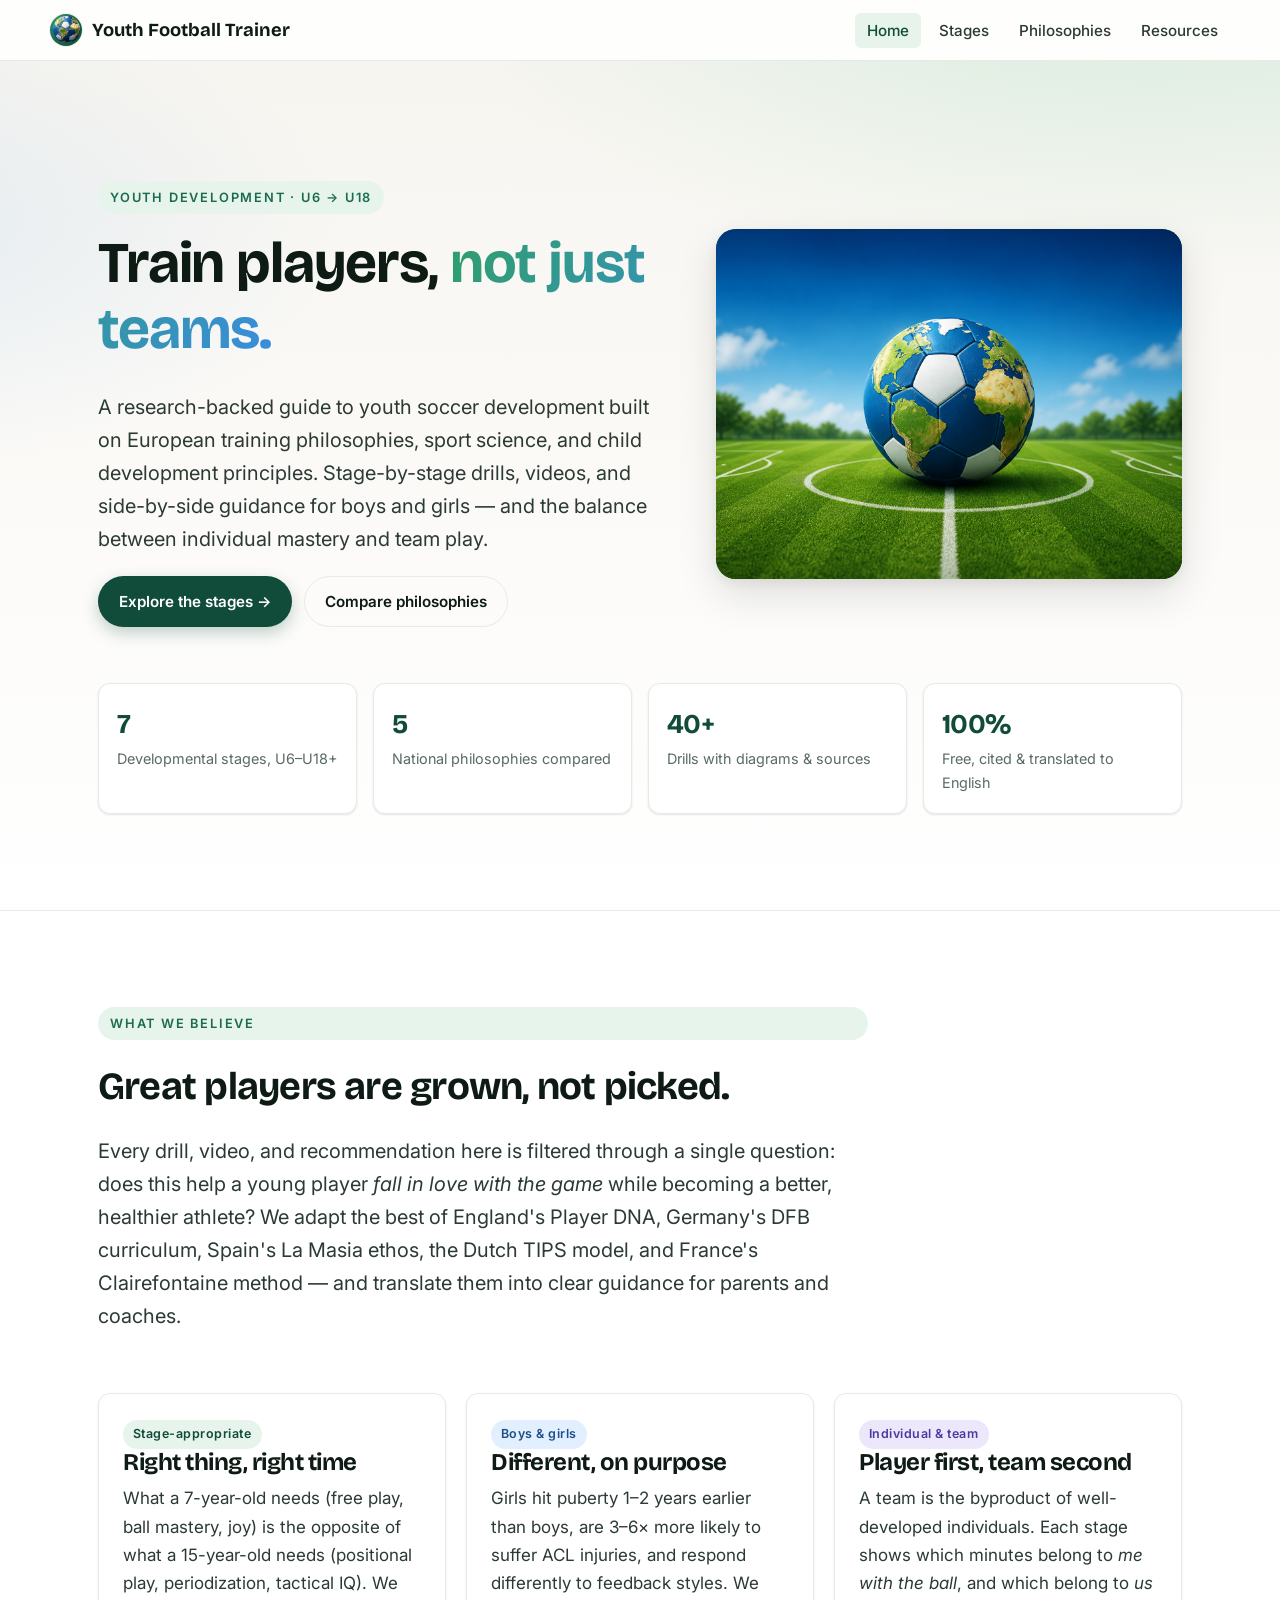
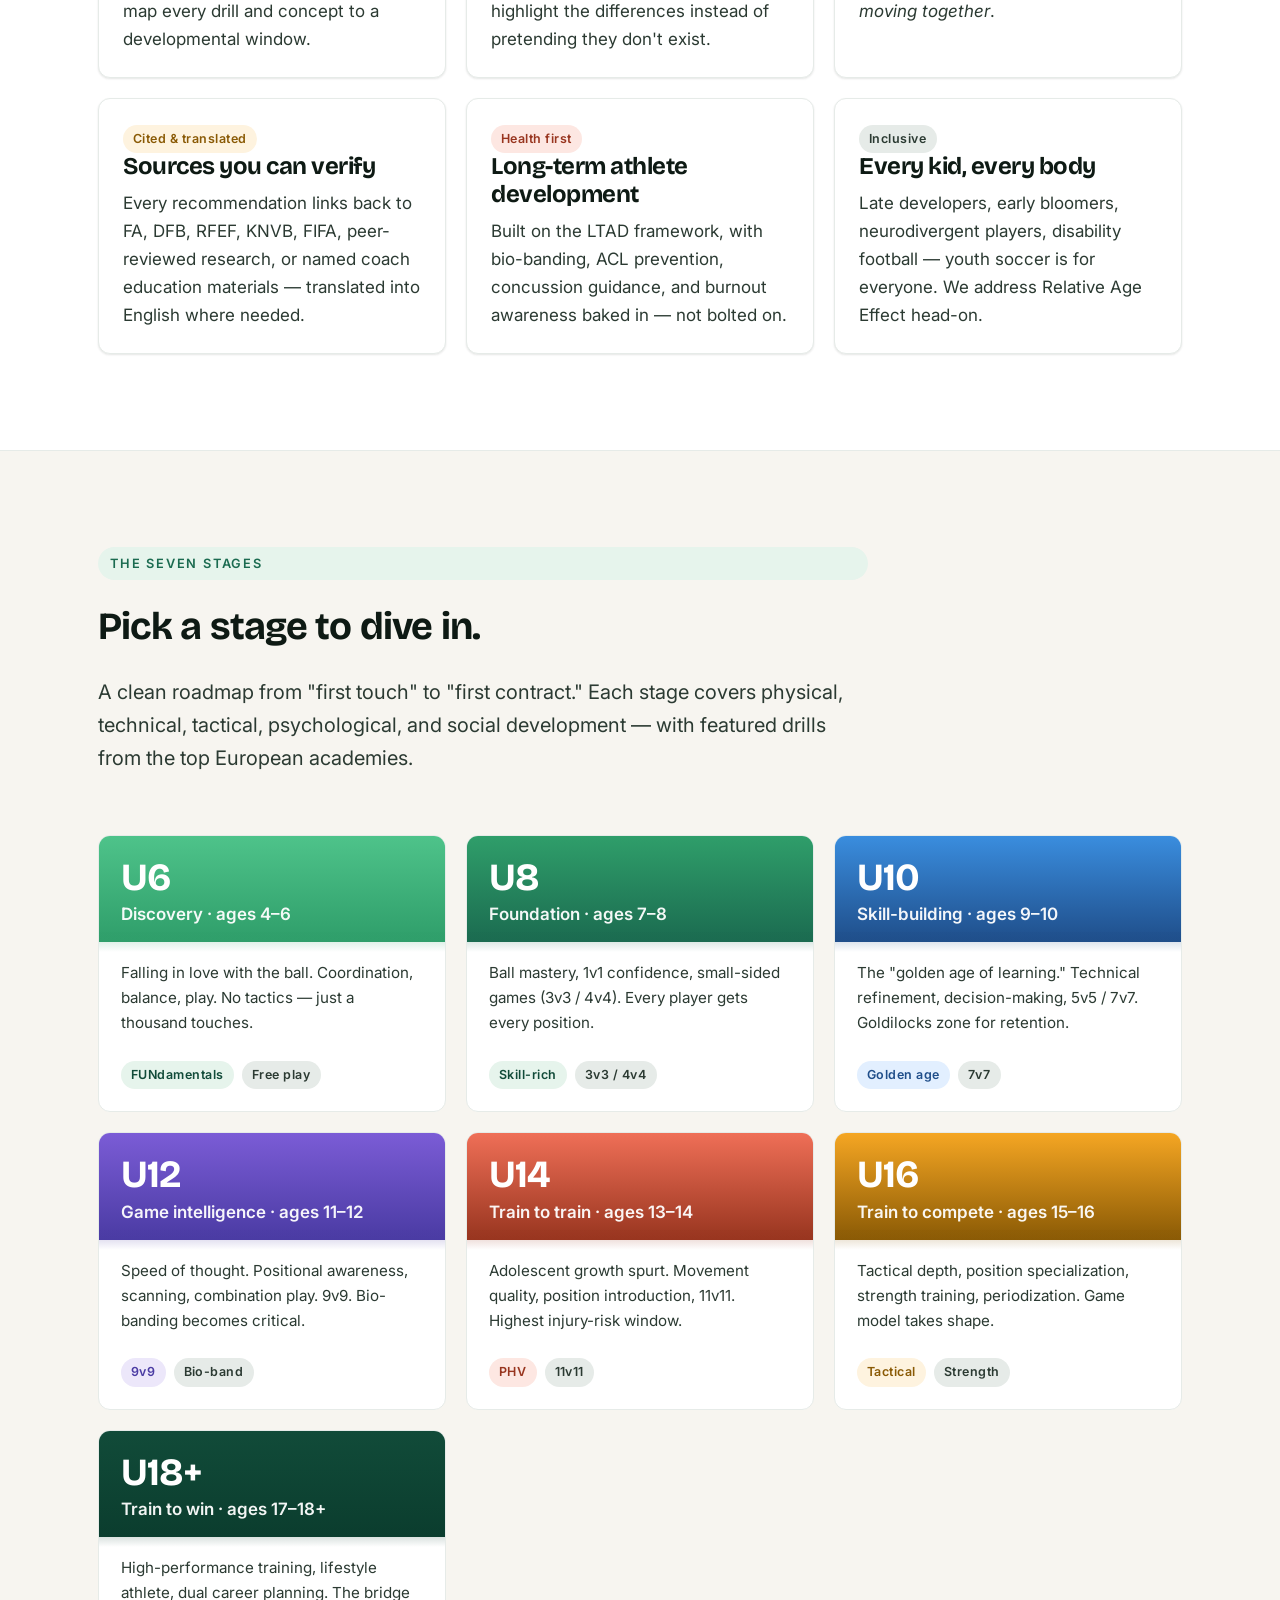
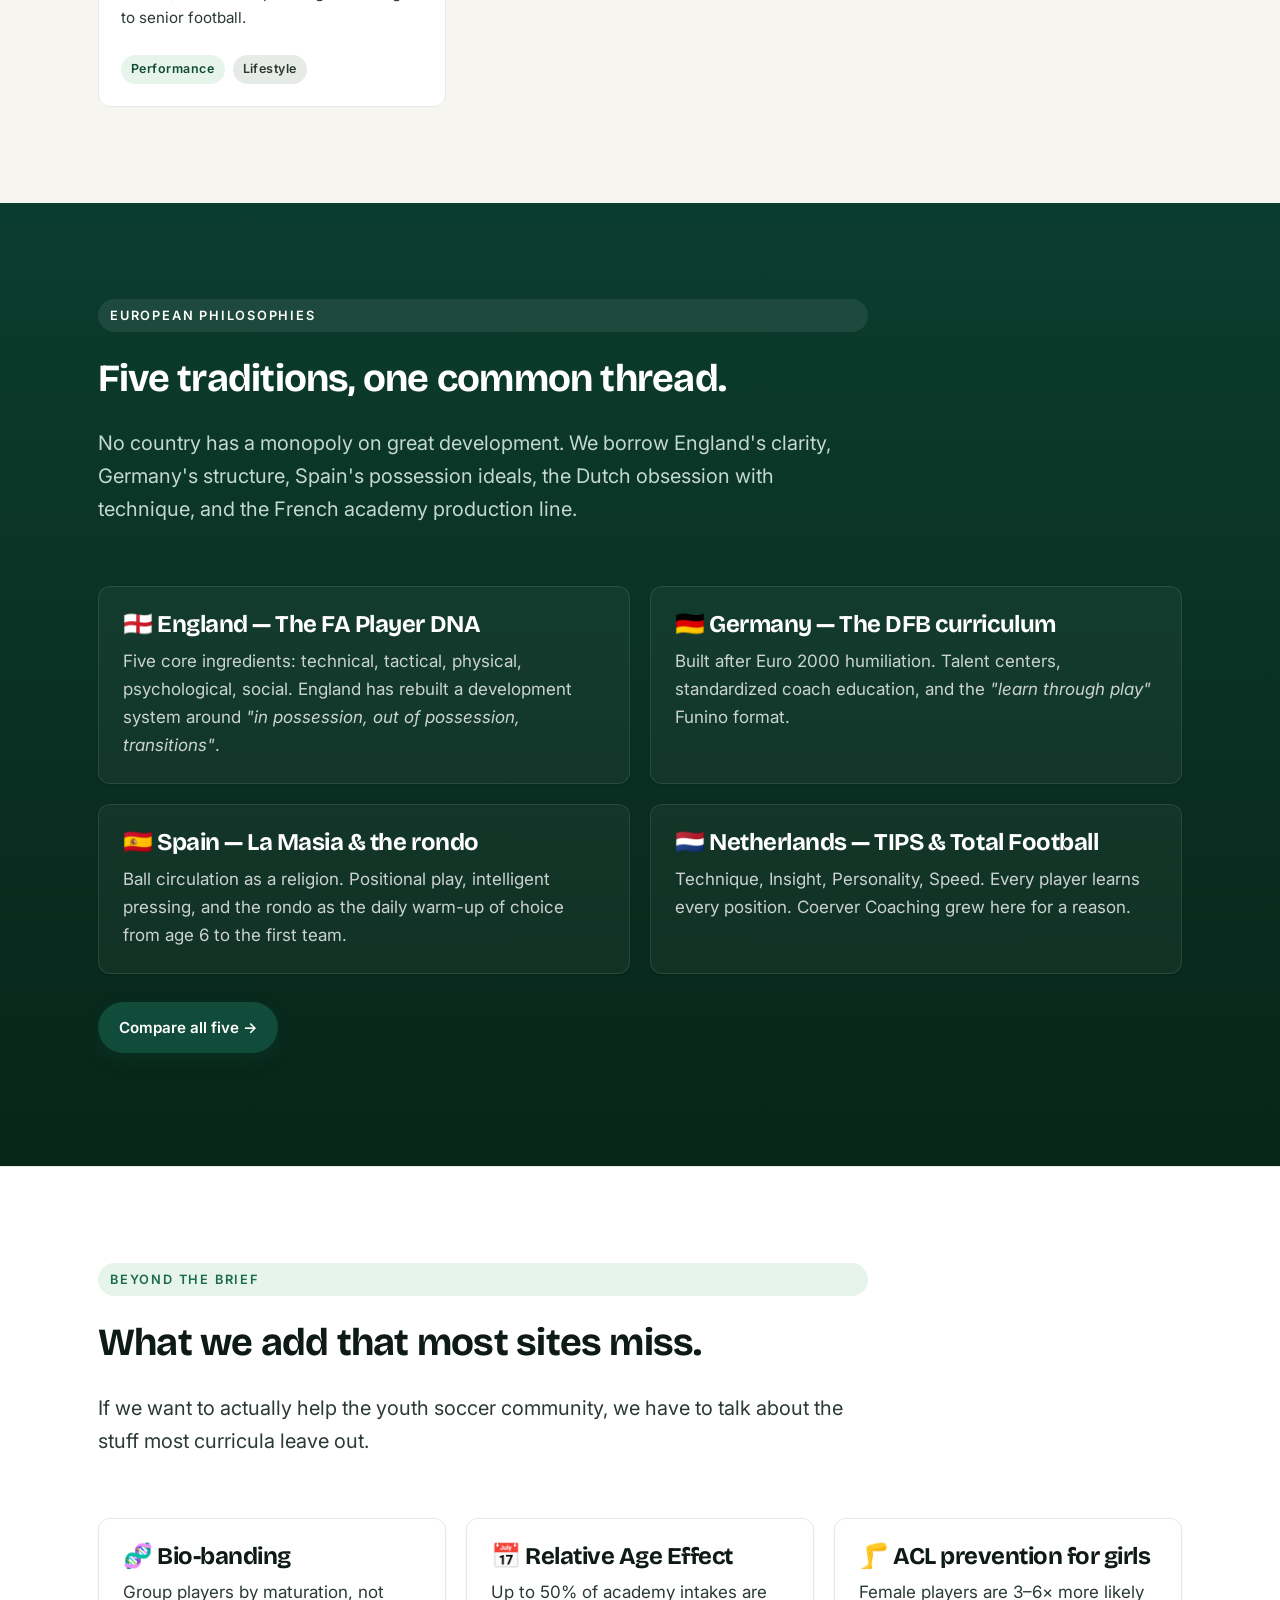
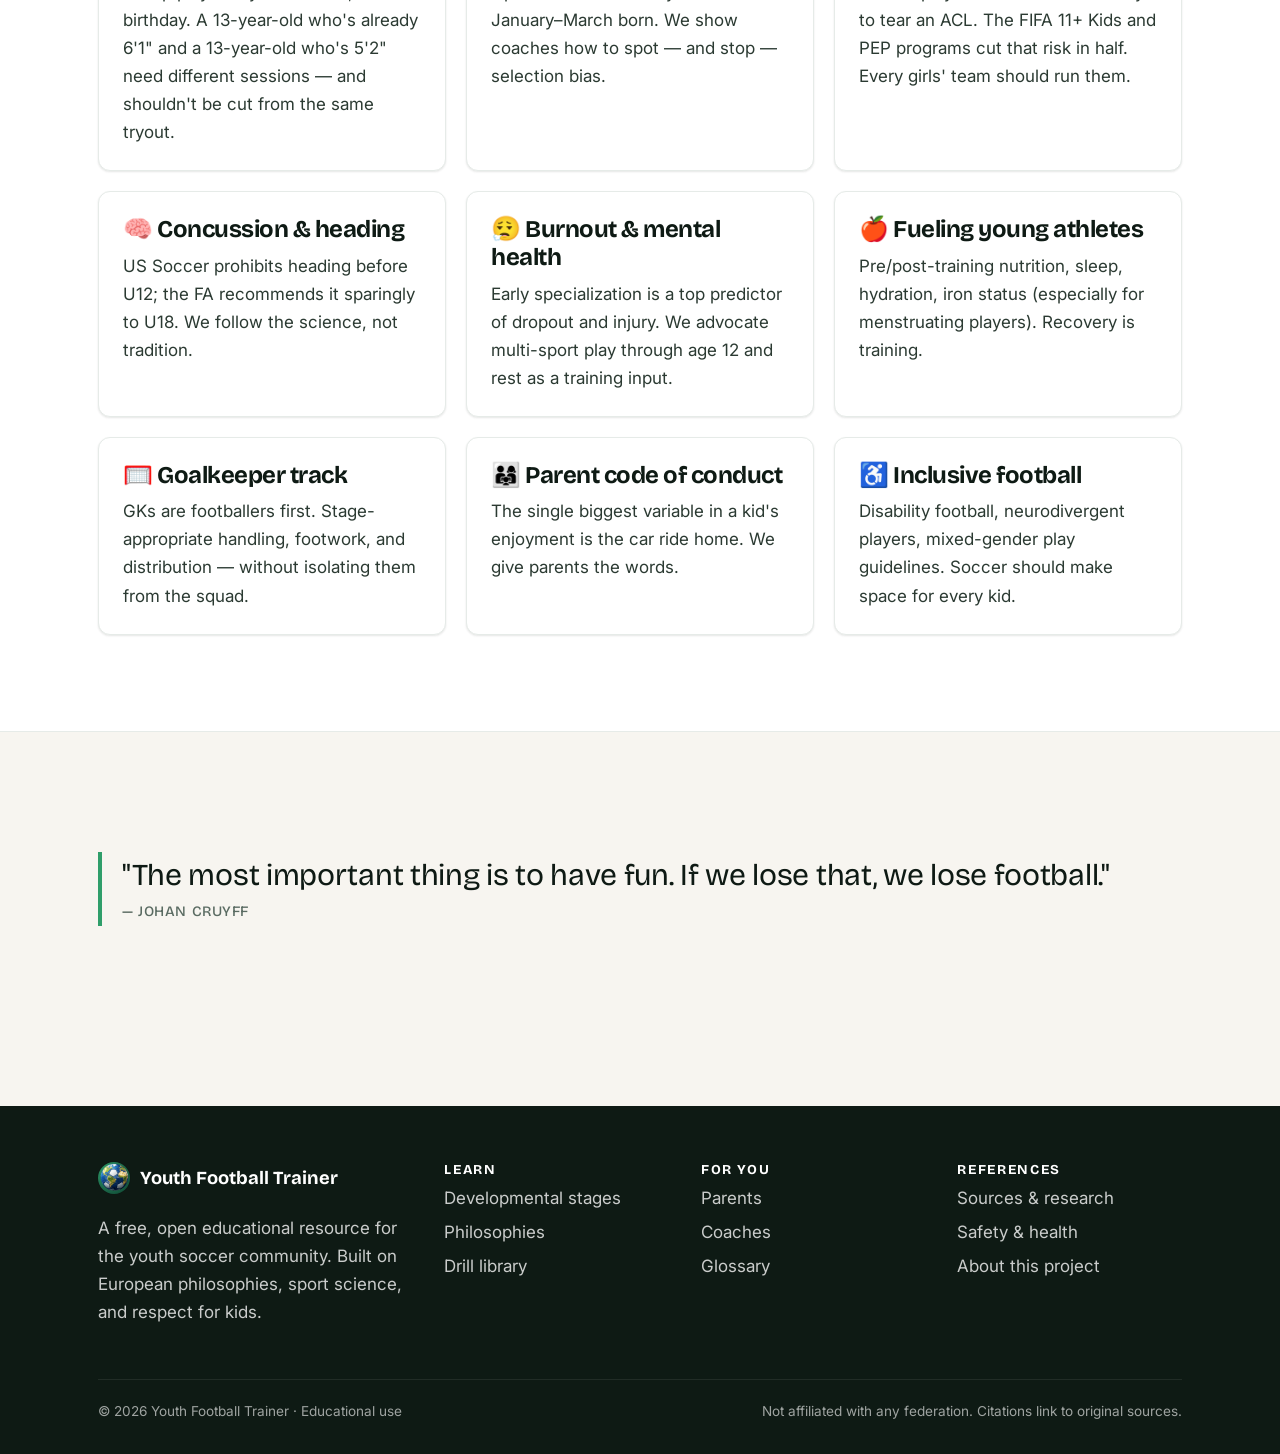
<file: index.html>
<!doctype html>
<html lang="en">
<head>
<meta charset="utf-8" />
<meta name="viewport" content="width=device-width, initial-scale=1" />
<title>Youth Football Trainer — Youth Soccer Development, the European Way</title>
<meta name="description" content="A research-backed guide to youth soccer development from U6 to U18. European philosophies, age-appropriate drills, and the difference between training boys, girls, individuals, and teams." />
<link rel="preconnect" href="https://fonts.googleapis.com">
<link rel="preconnect" href="https://fonts.gstatic.com" crossorigin>
<link href="https://fonts.googleapis.com/css2?family=Bricolage+Grotesque:wght@500;600;700;800&family=Inter:wght@400;500;600;700&display=swap" rel="stylesheet">
<link rel="stylesheet" href="assets/css/style.css" />
<meta name="theme-color" content="#114b39" />
<script data-goatcounter="https://genemaggio.goatcounter.com/count"
        async src="//gc.zgo.at/count.js"></script>
</head>
<body>
<a class="skip-link" href="#main">Skip to content</a>

<header class="site-header">
  <div class="container nav">
    <a class="brand" href="index.html" aria-label="Youth Football Trainer home">
      <img class="brand-mark" src="assets/images/EE059050-164C-4F3C-9932-99EDD37C66CF.png" alt="" aria-hidden="true" />
      Youth Football Trainer
    </a>
    <button class="nav-toggle" aria-label="Toggle navigation" aria-expanded="false">
      <svg width="24" height="24" viewBox="0 0 24 24" fill="none" stroke="currentColor" stroke-width="2" stroke-linecap="round"><path d="M4 7h16M4 12h16M4 17h16"/></svg>
    </button>
    <ul class="nav-links">
      <li><a href="index.html">Home</a></li>
      <li><a href="stages.html">Stages</a></li>
      <li><a href="philosophies.html">Philosophies</a></li>
      <li><a href="resources.html">Resources</a></li>
    </ul>
  </div>
</header>

<main id="main">

  <!-- HERO -->
  <section class="hero">
    <div class="container hero-grid">
      <div>
        <span class="eyebrow">Youth Development · U6 → U18</span>
        <h1>Train players, <span class="accent">not just teams.</span></h1>
        <p class="lede">A research-backed guide to youth soccer development built on European training philosophies, sport science, and child development principles. Stage-by-stage drills, videos, and side-by-side guidance for boys and girls — and the balance between individual mastery and team play.</p>
        <div class="hero-cta">
          <a class="btn btn-primary" href="stages.html">Explore the stages →</a>
          <a class="btn btn-secondary" href="philosophies.html">Compare philosophies</a>
        </div>
      </div>
      <div class="hero-art">
        <img src="assets/images/globalsoccerfield.png" alt="Aerial view of a global soccer field, evoking youth soccer development across Europe and beyond" />
      </div>
    </div>

    <div class="container">
      <div class="hero-stats">
        <div class="stat">
          <div class="stat-num">7</div>
          <div class="stat-label">Developmental stages, U6–U18+</div>
        </div>
        <div class="stat">
          <div class="stat-num">5</div>
          <div class="stat-label">National philosophies compared</div>
        </div>
        <div class="stat">
          <div class="stat-num">40+</div>
          <div class="stat-label">Drills with diagrams &amp; sources</div>
        </div>
        <div class="stat">
          <div class="stat-num">100%</div>
          <div class="stat-label">Free, cited &amp; translated to English</div>
        </div>
      </div>
    </div>
  </section>

  <!-- WHAT WE BELIEVE -->
  <section class="section section-light">
    <div class="container">
      <div class="section-head">
        <span class="eyebrow">What we believe</span>
        <h2>Great players are grown, not picked.</h2>
        <p class="lede">Every drill, video, and recommendation here is filtered through a single question: does this help a young player <em>fall in love with the game</em> while becoming a better, healthier athlete? We adapt the best of England's Player DNA, Germany's DFB curriculum, Spain's La Masia ethos, the Dutch TIPS model, and France's Clairefontaine method — and translate them into clear guidance for parents and coaches.</p>
      </div>

      <div class="card-grid three">
        <article class="card">
          <span class="badge badge-pitch">Stage-appropriate</span>
          <h3>Right thing, right time</h3>
          <p>What a 7-year-old needs (free play, ball mastery, joy) is the opposite of what a 15-year-old needs (positional play, periodization, tactical IQ). We map every drill and concept to a developmental window.</p>
        </article>
        <article class="card">
          <span class="badge badge-sky">Boys &amp; girls</span>
          <h3>Different, on purpose</h3>
          <p>Girls hit puberty 1–2 years earlier than boys, are 3–6× more likely to suffer ACL injuries, and respond differently to feedback styles. We highlight the differences instead of pretending they don't exist.</p>
        </article>
        <article class="card">
          <span class="badge badge-violet">Individual &amp; team</span>
          <h3>Player first, team second</h3>
          <p>A team is the byproduct of well-developed individuals. Each stage shows which minutes belong to <em>me with the ball</em>, and which belong to <em>us moving together</em>.</p>
        </article>
        <article class="card">
          <span class="badge badge-amber">Cited &amp; translated</span>
          <h3>Sources you can verify</h3>
          <p>Every recommendation links back to FA, DFB, RFEF, KNVB, FIFA, peer-reviewed research, or named coach education materials — translated into English where needed.</p>
        </article>
        <article class="card">
          <span class="badge badge-coral">Health first</span>
          <h3>Long-term athlete development</h3>
          <p>Built on the LTAD framework, with bio-banding, ACL prevention, concussion guidance, and burnout awareness baked in — not bolted on.</p>
        </article>
        <article class="card">
          <span class="badge">Inclusive</span>
          <h3>Every kid, every body</h3>
          <p>Late developers, early bloomers, neurodivergent players, disability football — youth soccer is for everyone. We address Relative Age Effect head-on.</p>
        </article>
      </div>
    </div>
  </section>

  <!-- STAGES OVERVIEW -->
  <section class="section">
    <div class="container">
      <div class="section-head">
        <span class="eyebrow">The seven stages</span>
        <h2>Pick a stage to dive in.</h2>
        <p class="lede">A clean roadmap from "first touch" to "first contract." Each stage covers physical, technical, tactical, psychological, and social development — with featured drills from the top European academies.</p>
      </div>

      <div class="card-grid three">
        <a class="stage-card" href="stages.html#u6" style="--stage-color:#4ec38a;--stage-color-dark:#2f9e6a;">
          <div class="stage-card-top">
            <div class="stage-age">U6</div>
            <div class="stage-name">Discovery · ages 4–6</div>
          </div>
          <div class="stage-card-body">
            <p>Falling in love with the ball. Coordination, balance, play. No tactics — just a thousand touches.</p>
            <div class="stage-card-meta">
              <span class="badge badge-pitch">FUNdamentals</span>
              <span class="badge">Free play</span>
            </div>
          </div>
        </a>

        <a class="stage-card" href="stages.html#u8" style="--stage-color:#2f9e6a;--stage-color-dark:#1b6b50;">
          <div class="stage-card-top">
            <div class="stage-age">U8</div>
            <div class="stage-name">Foundation · ages 7–8</div>
          </div>
          <div class="stage-card-body">
            <p>Ball mastery, 1v1 confidence, small-sided games (3v3 / 4v4). Every player gets every position.</p>
            <div class="stage-card-meta">
              <span class="badge badge-pitch">Skill-rich</span>
              <span class="badge">3v3 / 4v4</span>
            </div>
          </div>
        </a>

        <a class="stage-card" href="stages.html#u10" style="--stage-color:#3a8dde;--stage-color-dark:#1f4e8a;">
          <div class="stage-card-top">
            <div class="stage-age">U10</div>
            <div class="stage-name">Skill-building · ages 9–10</div>
          </div>
          <div class="stage-card-body">
            <p>The "golden age of learning." Technical refinement, decision-making, 5v5 / 7v7. Goldilocks zone for retention.</p>
            <div class="stage-card-meta">
              <span class="badge badge-sky">Golden age</span>
              <span class="badge">7v7</span>
            </div>
          </div>
        </a>

        <a class="stage-card" href="stages.html#u12" style="--stage-color:#7b5cd6;--stage-color-dark:#4a3ba3;">
          <div class="stage-card-top">
            <div class="stage-age">U12</div>
            <div class="stage-name">Game intelligence · ages 11–12</div>
          </div>
          <div class="stage-card-body">
            <p>Speed of thought. Positional awareness, scanning, combination play. 9v9. Bio-banding becomes critical.</p>
            <div class="stage-card-meta">
              <span class="badge badge-violet">9v9</span>
              <span class="badge">Bio-band</span>
            </div>
          </div>
        </a>

        <a class="stage-card" href="stages.html#u14" style="--stage-color:#ef6f57;--stage-color-dark:#98351f;">
          <div class="stage-card-top">
            <div class="stage-age">U14</div>
            <div class="stage-name">Train to train · ages 13–14</div>
          </div>
          <div class="stage-card-body">
            <p>Adolescent growth spurt. Movement quality, position introduction, 11v11. Highest injury-risk window.</p>
            <div class="stage-card-meta">
              <span class="badge badge-coral">PHV</span>
              <span class="badge">11v11</span>
            </div>
          </div>
        </a>

        <a class="stage-card" href="stages.html#u16" style="--stage-color:#f5a623;--stage-color-dark:#8a5a05;">
          <div class="stage-card-top">
            <div class="stage-age">U16</div>
            <div class="stage-name">Train to compete · ages 15–16</div>
          </div>
          <div class="stage-card-body">
            <p>Tactical depth, position specialization, strength training, periodization. Game model takes shape.</p>
            <div class="stage-card-meta">
              <span class="badge badge-amber">Tactical</span>
              <span class="badge">Strength</span>
            </div>
          </div>
        </a>

        <a class="stage-card" href="stages.html#u18" style="--stage-color:#114b39;--stage-color-dark:#0b3d2e;">
          <div class="stage-card-top">
            <div class="stage-age">U18+</div>
            <div class="stage-name">Train to win · ages 17–18+</div>
          </div>
          <div class="stage-card-body">
            <p>High-performance training, lifestyle athlete, dual career planning. The bridge to senior football.</p>
            <div class="stage-card-meta">
              <span class="badge badge-pitch">Performance</span>
              <span class="badge">Lifestyle</span>
            </div>
          </div>
        </a>
      </div>
    </div>
  </section>

  <!-- PHILOSOPHIES TEASER -->
  <section class="section section-dark">
    <div class="container">
      <div class="section-head">
        <span class="eyebrow" style="background: rgba(255,255,255,.08); color: #fff;">European philosophies</span>
        <h2>Five traditions, one common thread.</h2>
        <p class="lede">No country has a monopoly on great development. We borrow England's clarity, Germany's structure, Spain's possession ideals, the Dutch obsession with technique, and the French academy production line.</p>
      </div>

      <div class="card-grid two">
        <article class="card" style="background: rgba(255,255,255,.04); border-color: rgba(255,255,255,.1); color: #fff;">
          <h3 style="color:#fff;">🏴󠁧󠁢󠁥󠁮󠁧󠁿 England — The FA Player DNA</h3>
          <p style="color: rgba(255,255,255,.78);">Five core ingredients: technical, tactical, physical, psychological, social. England has rebuilt a development system around <em>"in possession, out of possession, transitions"</em>.</p>
        </article>
        <article class="card" style="background: rgba(255,255,255,.04); border-color: rgba(255,255,255,.1); color: #fff;">
          <h3 style="color:#fff;">🇩🇪 Germany — The DFB curriculum</h3>
          <p style="color: rgba(255,255,255,.78);">Built after Euro 2000 humiliation. Talent centers, standardized coach education, and the <em>"learn through play"</em> Funino format.</p>
        </article>
        <article class="card" style="background: rgba(255,255,255,.04); border-color: rgba(255,255,255,.1); color: #fff;">
          <h3 style="color:#fff;">🇪🇸 Spain — La Masia &amp; the rondo</h3>
          <p style="color: rgba(255,255,255,.78);">Ball circulation as a religion. Positional play, intelligent pressing, and the rondo as the daily warm-up of choice from age 6 to the first team.</p>
        </article>
        <article class="card" style="background: rgba(255,255,255,.04); border-color: rgba(255,255,255,.1); color: #fff;">
          <h3 style="color:#fff;">🇳🇱 Netherlands — TIPS &amp; Total Football</h3>
          <p style="color: rgba(255,255,255,.78);">Technique, Insight, Personality, Speed. Every player learns every position. Coerver Coaching grew here for a reason.</p>
        </article>
      </div>

      <p style="margin-top: 28px;">
        <a class="btn btn-primary" href="philosophies.html">Compare all five →</a>
      </p>
    </div>
  </section>

  <!-- WHAT MAKES THIS DIFFERENT -->
  <section class="section section-light">
    <div class="container">
      <div class="section-head">
        <span class="eyebrow">Beyond the brief</span>
        <h2>What we add that most sites miss.</h2>
        <p class="lede">If we want to actually help the youth soccer community, we have to talk about the stuff most curricula leave out.</p>
      </div>

      <div class="card-grid three">
        <article class="card">
          <h3>🧬 Bio-banding</h3>
          <p>Group players by maturation, not birthday. A 13-year-old who's already 6'1" and a 13-year-old who's 5'2" need different sessions — and shouldn't be cut from the same tryout.</p>
        </article>
        <article class="card">
          <h3>📅 Relative Age Effect</h3>
          <p>Up to 50% of academy intakes are January–March born. We show coaches how to spot — and stop — selection bias.</p>
        </article>
        <article class="card">
          <h3>🦵 ACL prevention for girls</h3>
          <p>Female players are 3–6× more likely to tear an ACL. The FIFA 11+ Kids and PEP programs cut that risk in half. Every girls' team should run them.</p>
        </article>
        <article class="card">
          <h3>🧠 Concussion &amp; heading</h3>
          <p>US Soccer prohibits heading before U12; the FA recommends it sparingly to U18. We follow the science, not tradition.</p>
        </article>
        <article class="card">
          <h3>😮‍💨 Burnout &amp; mental health</h3>
          <p>Early specialization is a top predictor of dropout and injury. We advocate multi-sport play through age 12 and rest as a training input.</p>
        </article>
        <article class="card">
          <h3>🍎 Fueling young athletes</h3>
          <p>Pre/post-training nutrition, sleep, hydration, iron status (especially for menstruating players). Recovery is training.</p>
        </article>
        <article class="card">
          <h3>🥅 Goalkeeper track</h3>
          <p>GKs are footballers first. Stage-appropriate handling, footwork, and distribution — without isolating them from the squad.</p>
        </article>
        <article class="card">
          <h3>👨‍👩‍👧 Parent code of conduct</h3>
          <p>The single biggest variable in a kid's enjoyment is the car ride home. We give parents the words.</p>
        </article>
        <article class="card">
          <h3>♿ Inclusive football</h3>
          <p>Disability football, neurodivergent players, mixed-gender play guidelines. Soccer should make space for every kid.</p>
        </article>
      </div>
    </div>
  </section>

  <!-- QUOTE -->
  <section class="section">
    <div class="container">
      <blockquote class="pull-quote">
        "The most important thing is to have fun. If we lose that, we lose football."
        <cite>— Johan Cruyff</cite>
      </blockquote>
    </div>
  </section>

</main>

<footer class="site-footer">
  <div class="container">
    <div class="footer-grid">
      <div>
        <a class="brand" href="index.html"><img class="brand-mark" src="assets/images/EE059050-164C-4F3C-9932-99EDD37C66CF.png" alt="" aria-hidden="true" /> Youth Football Trainer</a>
        <p style="margin-top: 12px; max-width: 38ch;">A free, open educational resource for the youth soccer community. Built on European philosophies, sport science, and respect for kids.</p>
      </div>
      <div>
        <h4>Learn</h4>
        <ul>
          <li><a href="stages.html">Developmental stages</a></li>
          <li><a href="philosophies.html">Philosophies</a></li>
          <li><a href="resources.html#drills">Drill library</a></li>
        </ul>
      </div>
      <div>
        <h4>For you</h4>
        <ul>
          <li><a href="resources.html#parents">Parents</a></li>
          <li><a href="resources.html#coaches">Coaches</a></li>
          <li><a href="resources.html#glossary">Glossary</a></li>
        </ul>
      </div>
      <div>
        <h4>References</h4>
        <ul>
          <li><a href="resources.html#sources">Sources &amp; research</a></li>
          <li><a href="resources.html#safety">Safety &amp; health</a></li>
          <li><a href="resources.html#about">About this project</a></li>
        </ul>
      </div>
    </div>
    <div class="footer-meta">
      <span>© <span id="year"></span> Youth Football Trainer · Educational use</span>
      <span>Not affiliated with any federation. Citations link to original sources.</span>
    </div>
  </div>
</footer>
<script>document.getElementById("year").textContent = new Date().getFullYear();</script>
<script src="assets/js/main.js"></script>
</body>
</html>
</file>
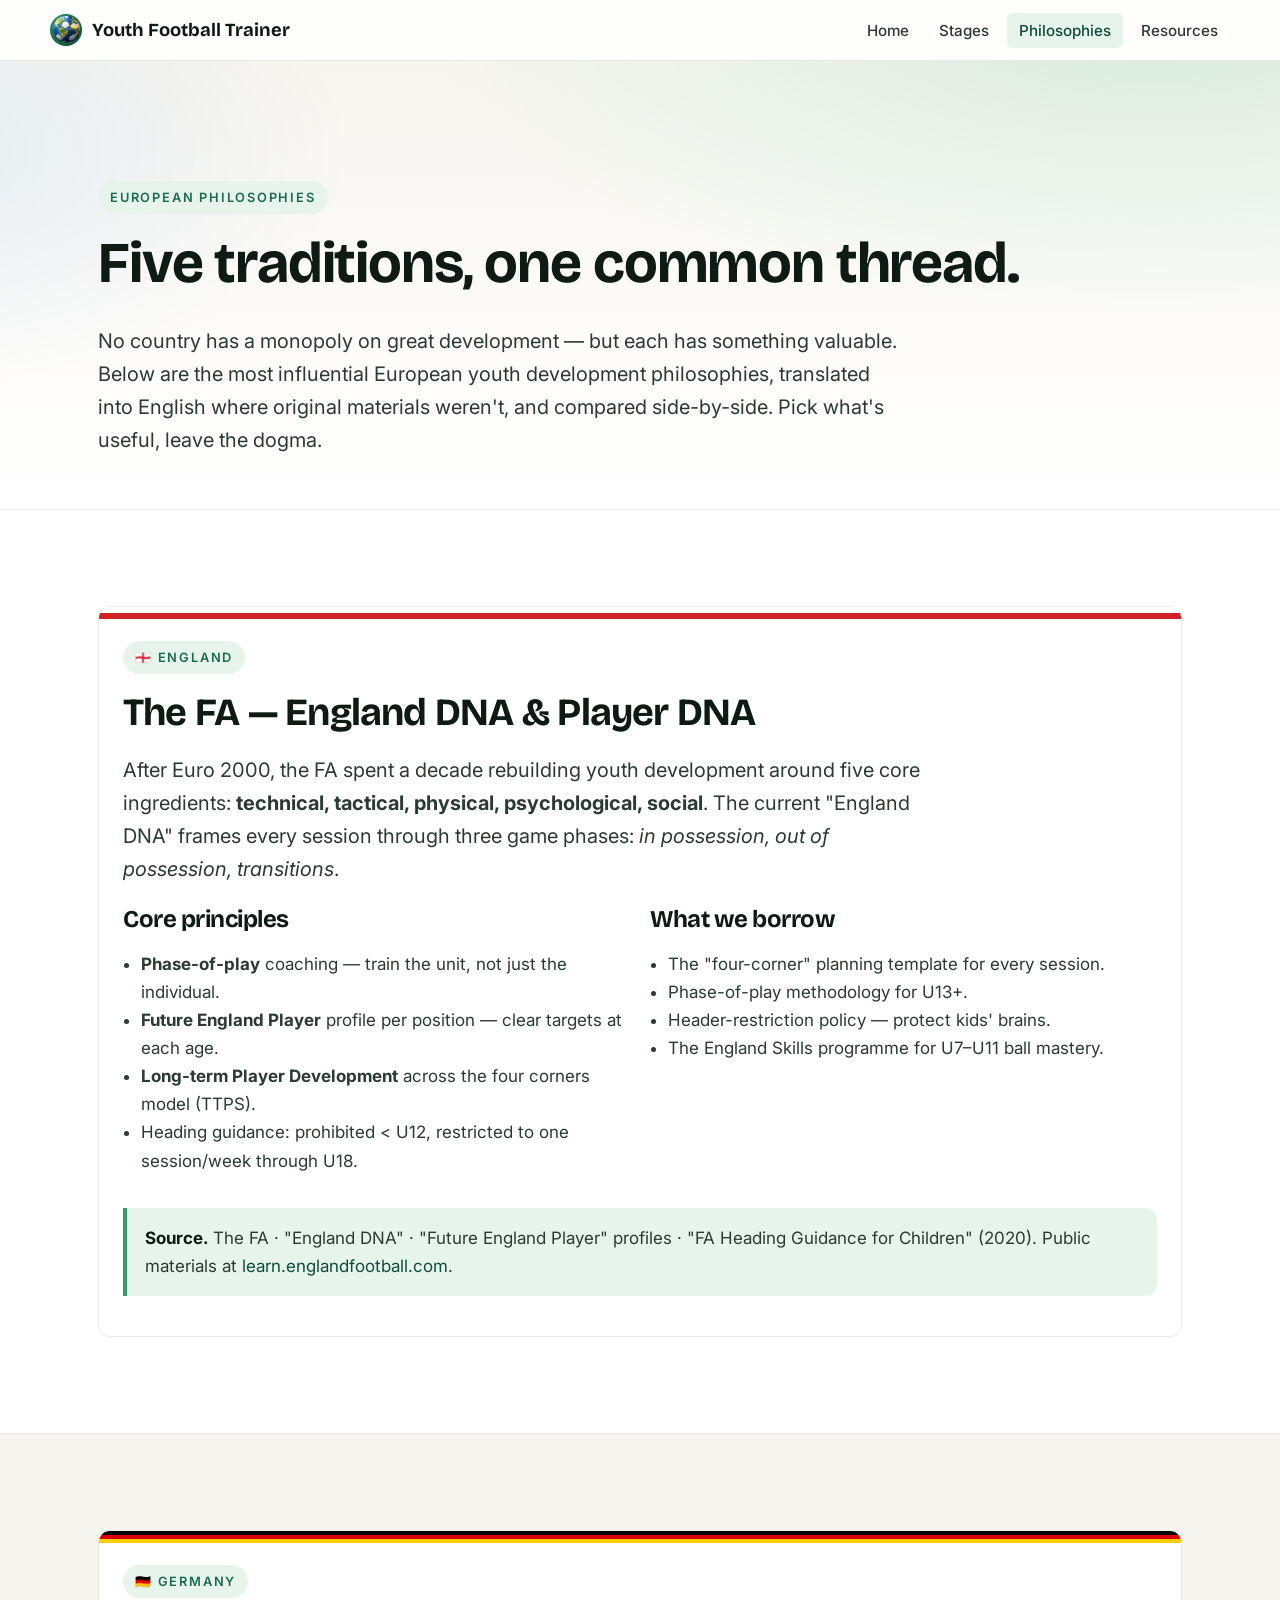
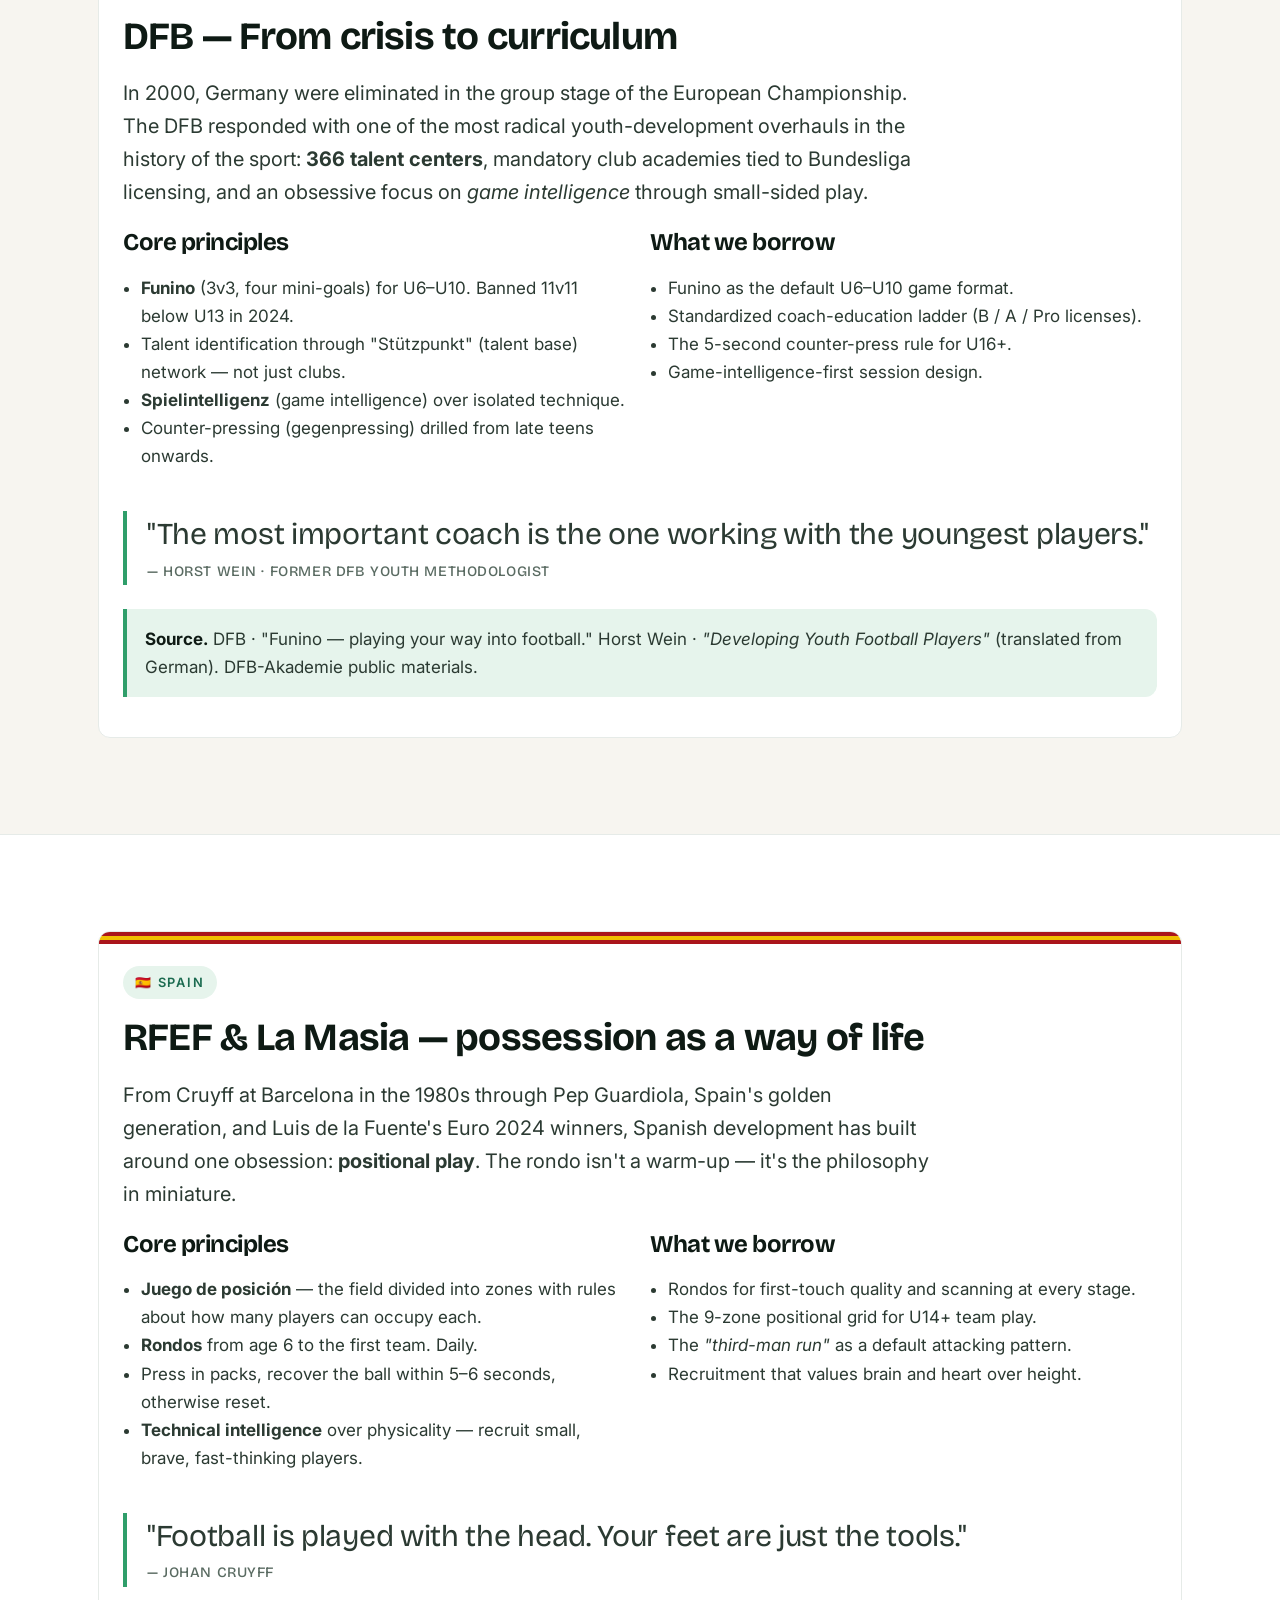
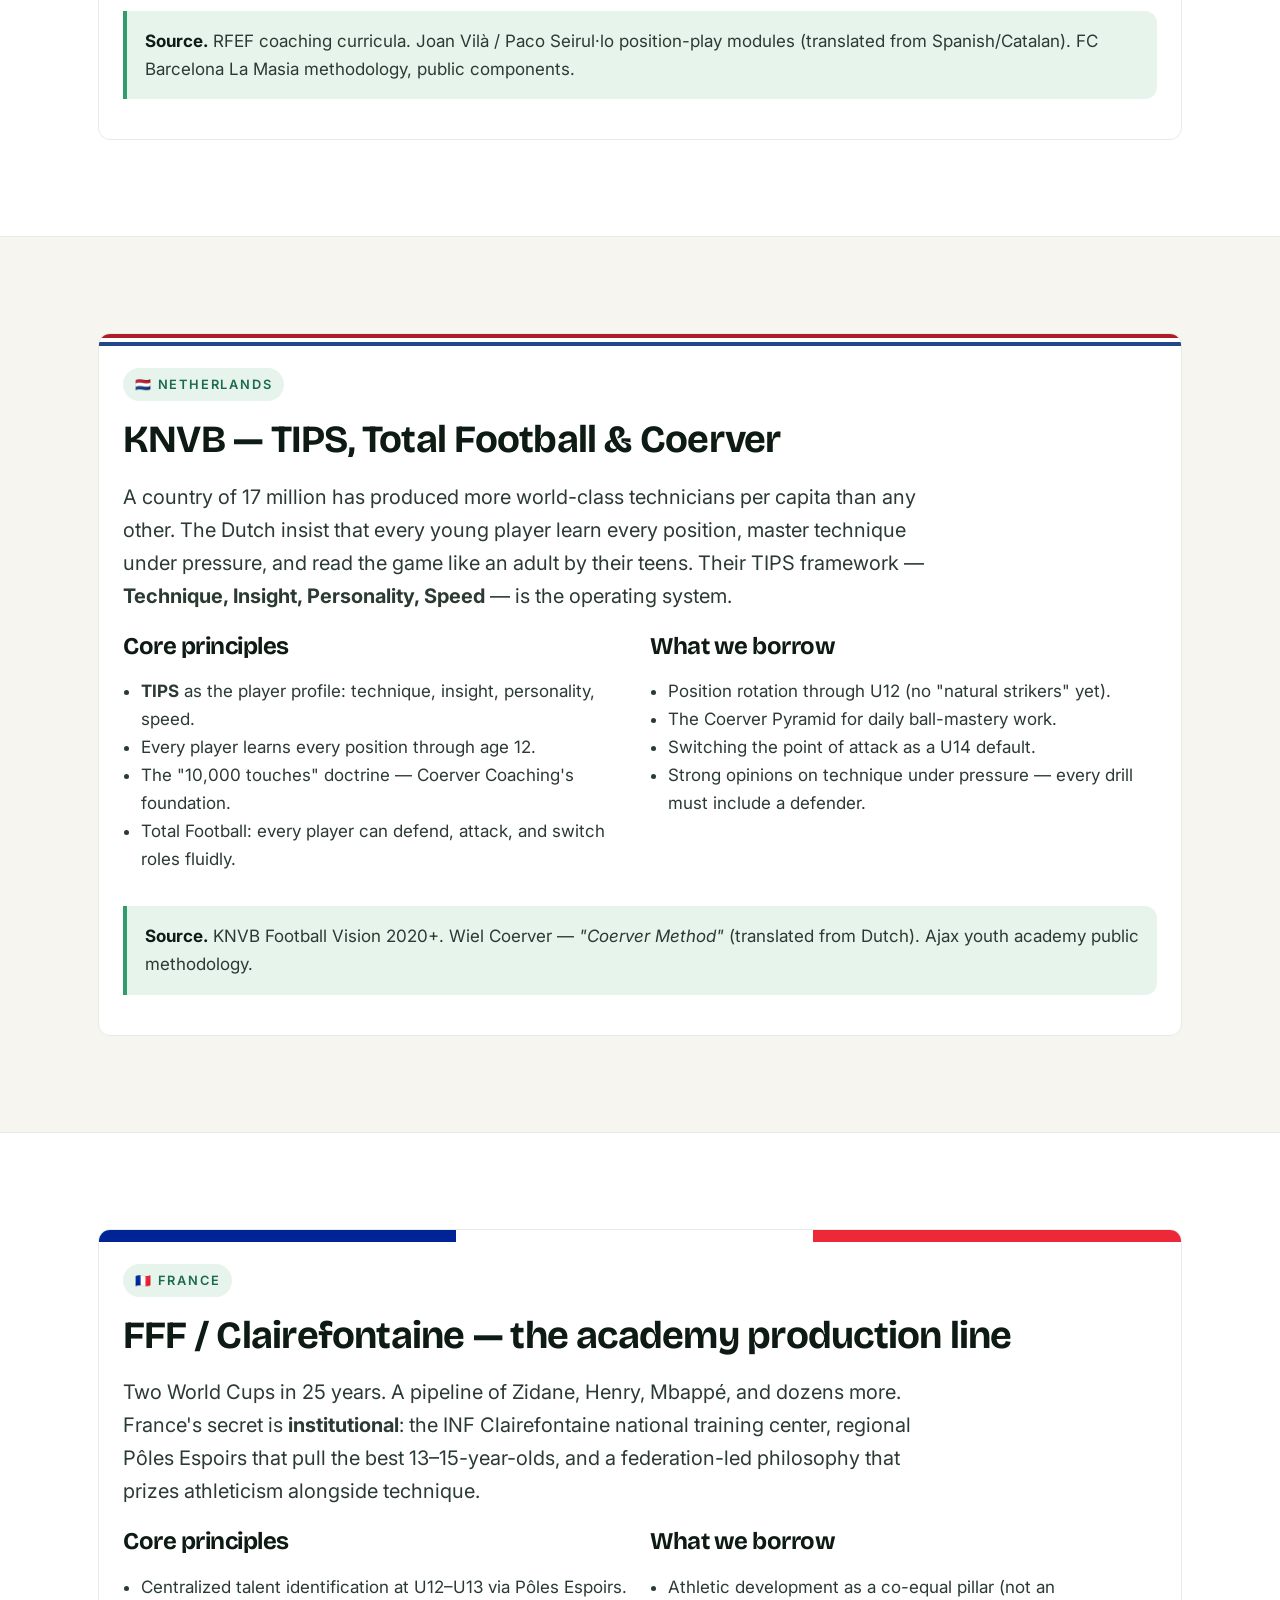
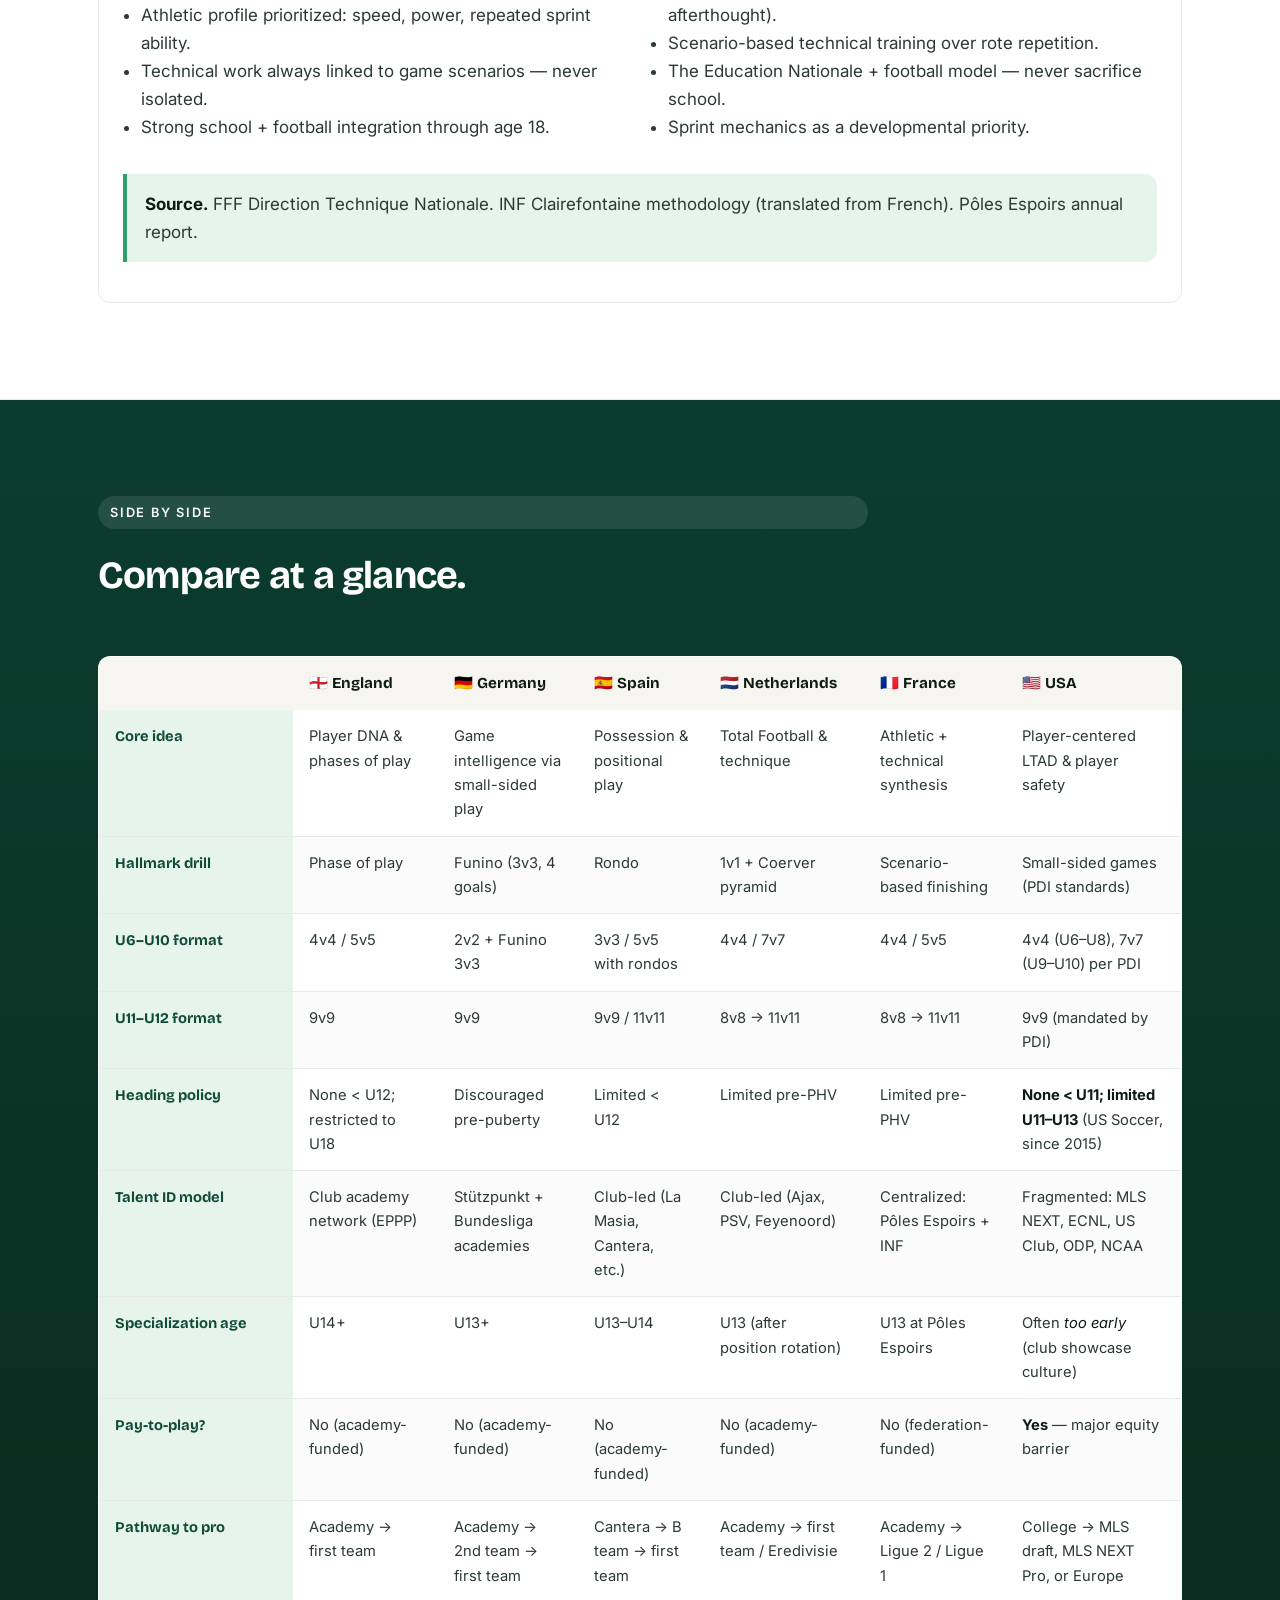
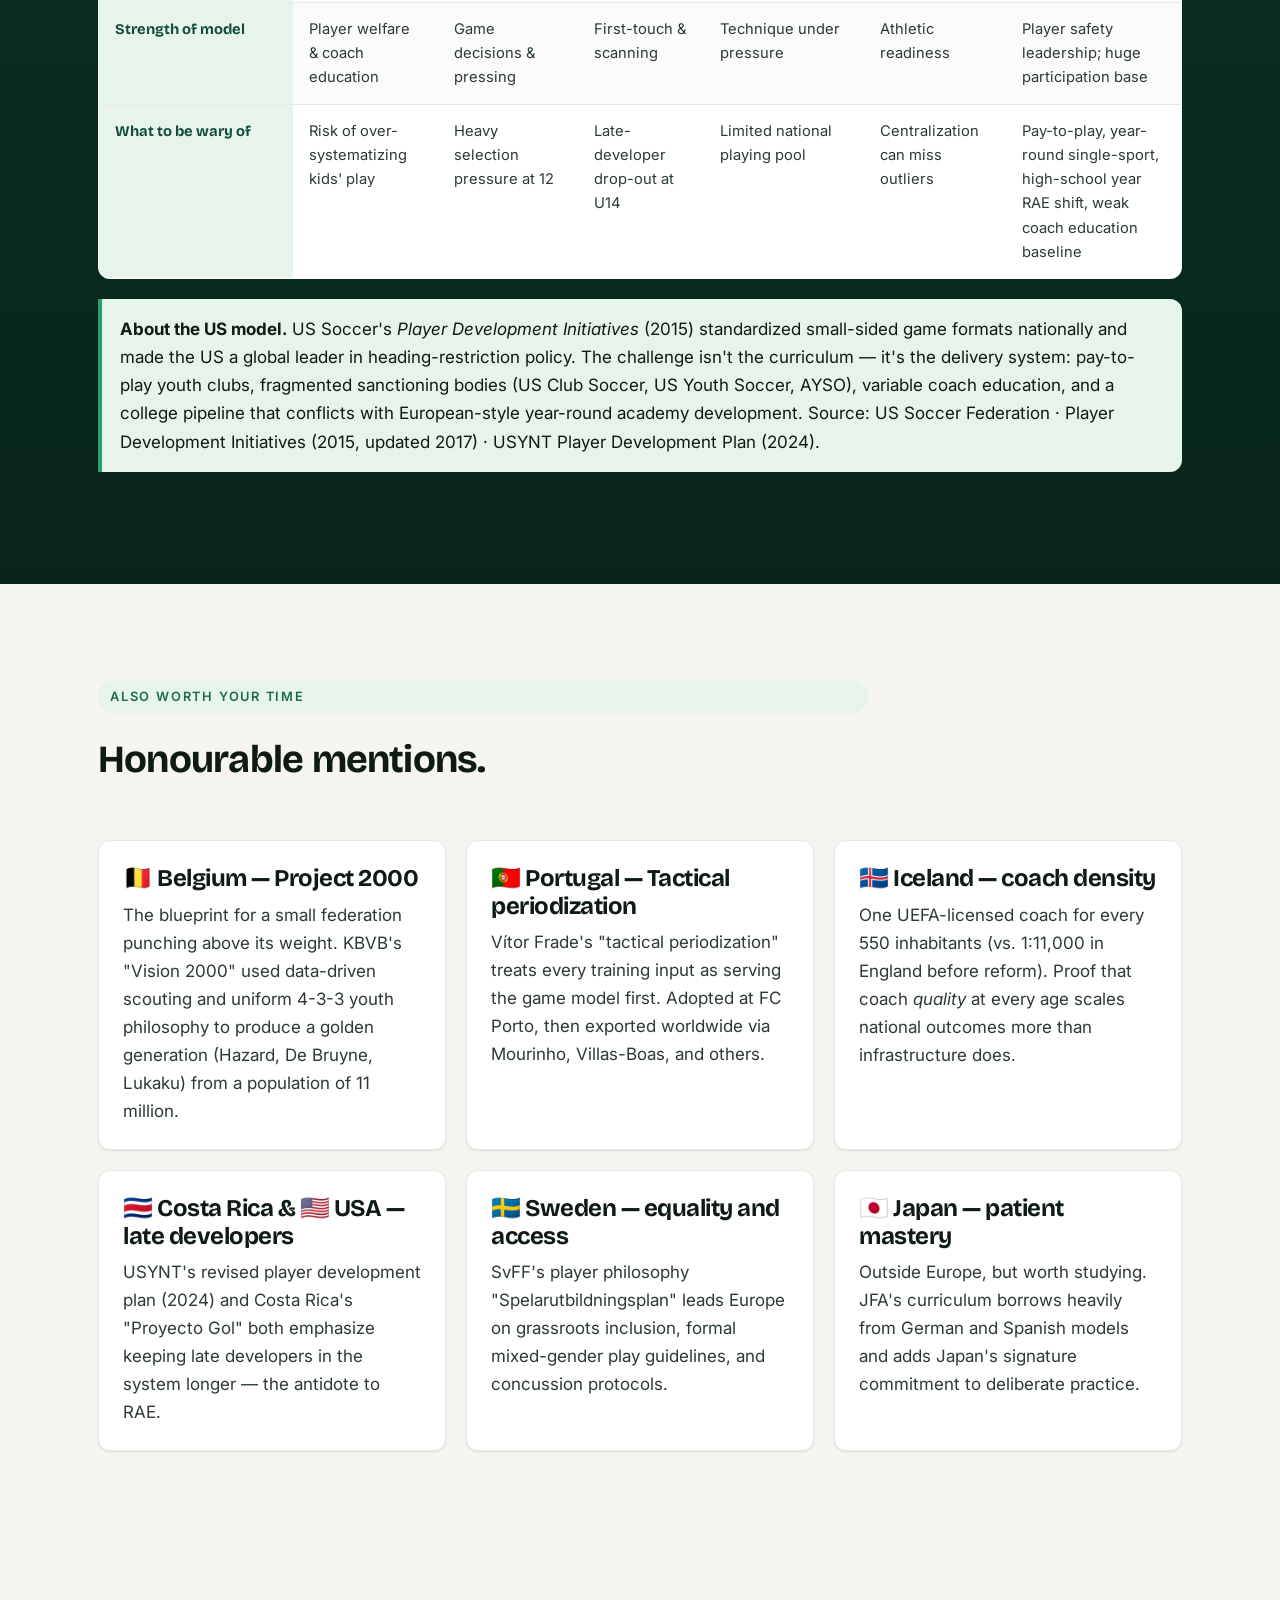
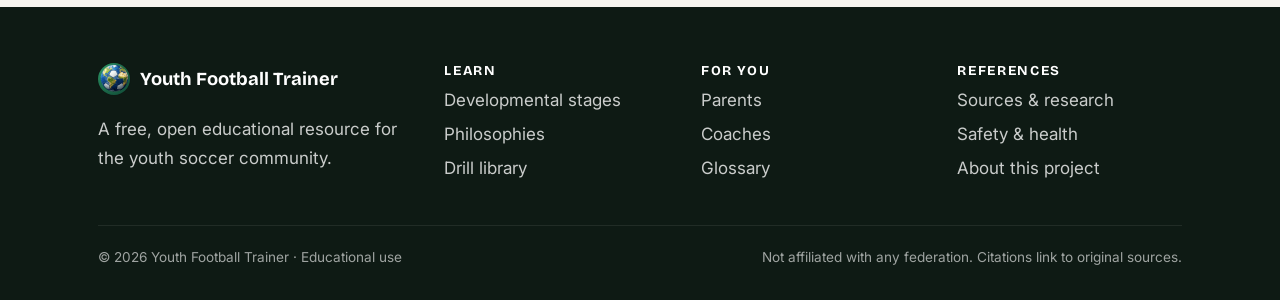
<file: philosophies.html>
<!doctype html>
<html lang="en">
<head>
<meta charset="utf-8" />
<meta name="viewport" content="width=device-width, initial-scale=1" />
<title>European Philosophies · Youth Football Trainer</title>
<meta name="description" content="Compare the youth development philosophies of England (FA), Germany (DFB), Spain (RFEF / La Masia), Netherlands (KNVB), and France (Clairefontaine), with sources translated into English." />
<link rel="preconnect" href="https://fonts.googleapis.com">
<link rel="preconnect" href="https://fonts.gstatic.com" crossorigin>
<link href="https://fonts.googleapis.com/css2?family=Bricolage+Grotesque:wght@500;600;700;800&family=Inter:wght@400;500;600;700&display=swap" rel="stylesheet">
<link rel="stylesheet" href="assets/css/style.css" />
<meta name="theme-color" content="#114b39" />
<style>
  .compare-table {
    width: 100%; border-collapse: collapse;
    background: #fff; color: var(--ink-900);
    border: 1px solid var(--ink-100);
    border-radius: var(--radius-md); overflow: hidden;
    font-size: .92rem; box-shadow: var(--shadow-sm);
  }
  .compare-table th, .compare-table td {
    padding: 14px 16px; text-align: left; vertical-align: top;
    border-bottom: 1px solid var(--ink-100);
    color: var(--ink-900);
  }
  .compare-table td { color: var(--ink-700); }
  .compare-table thead th {
    background: var(--bone); color: var(--ink-900);
    font-family: var(--font-display); font-weight: 700; font-size: .95rem;
    white-space: nowrap;
  }
  .compare-table tbody th {
    background: var(--pitch-100); color: var(--pitch-800);
    font-family: var(--font-display); font-weight: 700;
    width: 18%;
  }
  .compare-table tbody tr:nth-child(even) td { background: #fafbfa; }
  .compare-table tbody tr:hover td { background: var(--pitch-100); color: var(--ink-900); }
  .compare-table tr:last-child th, .compare-table tr:last-child td { border-bottom: 0; }
  .compare-table strong, .compare-table em { color: var(--ink-900); }
  @media (max-width: 720px) {
    .compare-table { font-size: .85rem; }
    .compare-table th, .compare-table td { padding: 10px; }
    .compare-table thead th { white-space: normal; }
  }
</style>
<script data-goatcounter="https://genemaggio.goatcounter.com/count"
        async src="//gc.zgo.at/count.js"></script>
</head>
<body>
<a class="skip-link" href="#main">Skip to content</a>

<header class="site-header">
  <div class="container nav">
    <a class="brand" href="index.html"><img class="brand-mark" src="assets/images/EE059050-164C-4F3C-9932-99EDD37C66CF.png" alt="" aria-hidden="true" /> Youth Football Trainer</a>
    <button class="nav-toggle" aria-label="Toggle navigation" aria-expanded="false">
      <svg width="24" height="24" viewBox="0 0 24 24" fill="none" stroke="currentColor" stroke-width="2" stroke-linecap="round"><path d="M4 7h16M4 12h16M4 17h16"/></svg>
    </button>
    <ul class="nav-links">
      <li><a href="index.html">Home</a></li>
      <li><a href="stages.html">Stages</a></li>
      <li><a href="philosophies.html">Philosophies</a></li>
      <li><a href="resources.html">Resources</a></li>
    </ul>
  </div>
</header>

<main id="main">

  <section class="hero" style="padding-bottom: 32px;">
    <div class="container">
      <span class="eyebrow">European philosophies</span>
      <h1>Five traditions, one common thread.</h1>
      <p class="lede">No country has a monopoly on great development — but each has something valuable. Below are the most influential European youth development philosophies, translated into English where original materials weren't, and compared side-by-side. Pick what's useful, leave the dogma.</p>
    </div>
  </section>

  <!-- ENGLAND -->
  <section class="section section-light">
    <div class="container">
      <div class="philo">
        <div class="philo-flag" style="--c1:#fff; --c2:#cf2126; --c3:#fff; background: linear-gradient(180deg, #fff 0 50%, #cf2126 50% 100%); height: 12px;"></div>
        <div class="philo-body">
          <span class="eyebrow">🏴󠁧󠁢󠁥󠁮󠁧󠁿 England</span>
          <h2>The FA — England DNA &amp; Player DNA</h2>
          <p class="lede">After Euro 2000, the FA spent a decade rebuilding youth development around five core ingredients: <strong>technical, tactical, physical, psychological, social</strong>. The current "England DNA" frames every session through three game phases: <em>in possession, out of possession, transitions</em>.</p>

          <div class="card-grid two">
            <div>
              <h3>Core principles</h3>
              <ul>
                <li><strong>Phase-of-play</strong> coaching — train the unit, not just the individual.</li>
                <li><strong>Future England Player</strong> profile per position — clear targets at each age.</li>
                <li><strong>Long-term Player Development</strong> across the four corners model (TTPS).</li>
                <li>Heading guidance: prohibited &lt; U12, restricted to one session/week through U18.</li>
              </ul>
            </div>
            <div>
              <h3>What we borrow</h3>
              <ul>
                <li>The "four-corner" planning template for every session.</li>
                <li>Phase-of-play methodology for U13+.</li>
                <li>Header-restriction policy — protect kids' brains.</li>
                <li>The England Skills programme for U7–U11 ball mastery.</li>
              </ul>
            </div>
          </div>

          <div class="callout note">
            <p><strong>Source.</strong> The FA · "England DNA" · "Future England Player" profiles · "FA Heading Guidance for Children" (2020). Public materials at <a href="https://learn.englandfootball.com/" target="_blank" rel="noopener">learn.englandfootball.com</a>.</p>
          </div>
        </div>
      </div>
    </div>
  </section>

  <!-- GERMANY -->
  <section class="section">
    <div class="container">
      <div class="philo">
        <div class="philo-flag" style="background: linear-gradient(180deg, #000 0 33%, #d00 33% 66%, #ffce00 66% 100%); height: 12px;"></div>
        <div class="philo-body">
          <span class="eyebrow">🇩🇪 Germany</span>
          <h2>DFB — From crisis to curriculum</h2>
          <p class="lede">In 2000, Germany were eliminated in the group stage of the European Championship. The DFB responded with one of the most radical youth-development overhauls in the history of the sport: <strong>366 talent centers</strong>, mandatory club academies tied to Bundesliga licensing, and an obsessive focus on <em>game intelligence</em> through small-sided play.</p>

          <div class="card-grid two">
            <div>
              <h3>Core principles</h3>
              <ul>
                <li><strong>Funino</strong> (3v3, four mini-goals) for U6–U10. Banned 11v11 below U13 in 2024.</li>
                <li>Talent identification through "Stützpunkt" (talent base) network — not just clubs.</li>
                <li><strong>Spielintelligenz</strong> (game intelligence) over isolated technique.</li>
                <li>Counter-pressing (gegenpressing) drilled from late teens onwards.</li>
              </ul>
            </div>
            <div>
              <h3>What we borrow</h3>
              <ul>
                <li>Funino as the default U6–U10 game format.</li>
                <li>Standardized coach-education ladder (B / A / Pro licenses).</li>
                <li>The 5-second counter-press rule for U16+.</li>
                <li>Game-intelligence-first session design.</li>
              </ul>
            </div>
          </div>

          <p class="pull-quote" style="margin-top: 24px;">
            "The most important coach is the one working with the youngest players."
            <cite>— Horst Wein · former DFB youth methodologist</cite>
          </p>

          <div class="callout note">
            <p><strong>Source.</strong> DFB · "Funino — playing your way into football." Horst Wein · <em>"Developing Youth Football Players"</em> (translated from German). DFB-Akademie public materials.</p>
          </div>
        </div>
      </div>
    </div>
  </section>

  <!-- SPAIN -->
  <section class="section section-light">
    <div class="container">
      <div class="philo">
        <div class="philo-flag" style="background: linear-gradient(180deg, #aa151b 0 33%, #f1bf00 33% 66%, #aa151b 66% 100%); height: 12px;"></div>
        <div class="philo-body">
          <span class="eyebrow">🇪🇸 Spain</span>
          <h2>RFEF &amp; La Masia — possession as a way of life</h2>
          <p class="lede">From Cruyff at Barcelona in the 1980s through Pep Guardiola, Spain's golden generation, and Luis de la Fuente's Euro 2024 winners, Spanish development has built around one obsession: <strong>positional play</strong>. The rondo isn't a warm-up — it's the philosophy in miniature.</p>

          <div class="card-grid two">
            <div>
              <h3>Core principles</h3>
              <ul>
                <li><strong>Juego de posición</strong> — the field divided into zones with rules about how many players can occupy each.</li>
                <li><strong>Rondos</strong> from age 6 to the first team. Daily.</li>
                <li>Press in packs, recover the ball within 5–6 seconds, otherwise reset.</li>
                <li><strong>Technical intelligence</strong> over physicality — recruit small, brave, fast-thinking players.</li>
              </ul>
            </div>
            <div>
              <h3>What we borrow</h3>
              <ul>
                <li>Rondos for first-touch quality and scanning at every stage.</li>
                <li>The 9-zone positional grid for U14+ team play.</li>
                <li>The <em>"third-man run"</em> as a default attacking pattern.</li>
                <li>Recruitment that values brain and heart over height.</li>
              </ul>
            </div>
          </div>

          <p class="pull-quote" style="margin-top: 24px;">
            "Football is played with the head. Your feet are just the tools."
            <cite>— Johan Cruyff</cite>
          </p>

          <div class="callout note">
            <p><strong>Source.</strong> RFEF coaching curricula. Joan Vilà / Paco Seirul·lo position-play modules (translated from Spanish/Catalan). FC Barcelona La Masia methodology, public components.</p>
          </div>
        </div>
      </div>
    </div>
  </section>

  <!-- NETHERLANDS -->
  <section class="section">
    <div class="container">
      <div class="philo">
        <div class="philo-flag" style="background: linear-gradient(180deg, #ae1c28 0 33%, #fff 33% 66%, #21468b 66% 100%); height: 12px;"></div>
        <div class="philo-body">
          <span class="eyebrow">🇳🇱 Netherlands</span>
          <h2>KNVB — TIPS, Total Football &amp; Coerver</h2>
          <p class="lede">A country of 17 million has produced more world-class technicians per capita than any other. The Dutch insist that every young player learn every position, master technique under pressure, and read the game like an adult by their teens. Their TIPS framework — <strong>Technique, Insight, Personality, Speed</strong> — is the operating system.</p>

          <div class="card-grid two">
            <div>
              <h3>Core principles</h3>
              <ul>
                <li><strong>TIPS</strong> as the player profile: technique, insight, personality, speed.</li>
                <li>Every player learns every position through age 12.</li>
                <li>The "10,000 touches" doctrine — Coerver Coaching's foundation.</li>
                <li>Total Football: every player can defend, attack, and switch roles fluidly.</li>
              </ul>
            </div>
            <div>
              <h3>What we borrow</h3>
              <ul>
                <li>Position rotation through U12 (no "natural strikers" yet).</li>
                <li>The Coerver Pyramid for daily ball-mastery work.</li>
                <li>Switching the point of attack as a U14 default.</li>
                <li>Strong opinions on technique under pressure — every drill must include a defender.</li>
              </ul>
            </div>
          </div>

          <div class="callout note">
            <p><strong>Source.</strong> KNVB Football Vision 2020+. Wiel Coerver — <em>"Coerver Method"</em> (translated from Dutch). Ajax youth academy public methodology.</p>
          </div>
        </div>
      </div>
    </div>
  </section>

  <!-- FRANCE -->
  <section class="section section-light">
    <div class="container">
      <div class="philo">
        <div class="philo-flag" style="background: linear-gradient(90deg, #002395 0 33%, #fff 33% 66%, #ed2939 66% 100%); height: 12px;"></div>
        <div class="philo-body">
          <span class="eyebrow">🇫🇷 France</span>
          <h2>FFF / Clairefontaine — the academy production line</h2>
          <p class="lede">Two World Cups in 25 years. A pipeline of Zidane, Henry, Mbappé, and dozens more. France's secret is <strong>institutional</strong>: the INF Clairefontaine national training center, regional Pôles Espoirs that pull the best 13–15-year-olds, and a federation-led philosophy that prizes athleticism alongside technique.</p>

          <div class="card-grid two">
            <div>
              <h3>Core principles</h3>
              <ul>
                <li>Centralized talent identification at U12–U13 via Pôles Espoirs.</li>
                <li>Athletic profile prioritized: speed, power, repeated sprint ability.</li>
                <li>Technical work always linked to game scenarios — never isolated.</li>
                <li>Strong school + football integration through age 18.</li>
              </ul>
            </div>
            <div>
              <h3>What we borrow</h3>
              <ul>
                <li>Athletic development as a co-equal pillar (not an afterthought).</li>
                <li>Scenario-based technical training over rote repetition.</li>
                <li>The Education Nationale + football model — never sacrifice school.</li>
                <li>Sprint mechanics as a developmental priority.</li>
              </ul>
            </div>
          </div>

          <div class="callout note">
            <p><strong>Source.</strong> FFF Direction Technique Nationale. INF Clairefontaine methodology (translated from French). Pôles Espoirs annual report.</p>
          </div>
        </div>
      </div>
    </div>
  </section>

  <!-- COMPARISON TABLE -->
  <section class="section section-dark">
    <div class="container">
      <div class="section-head">
        <span class="eyebrow" style="background: rgba(255,255,255,.1); color: #fff;">Side by side</span>
        <h2>Compare at a glance.</h2>
      </div>

      <div style="overflow-x: auto;">
        <table class="compare-table">
          <thead>
            <tr>
              <th></th>
              <th>🏴󠁧󠁢󠁥󠁮󠁧󠁿 England</th>
              <th>🇩🇪 Germany</th>
              <th>🇪🇸 Spain</th>
              <th>🇳🇱 Netherlands</th>
              <th>🇫🇷 France</th>
              <th>🇺🇸 USA</th>
            </tr>
          </thead>
          <tbody>
            <tr>
              <th>Core idea</th>
              <td>Player DNA &amp; phases of play</td>
              <td>Game intelligence via small-sided play</td>
              <td>Possession &amp; positional play</td>
              <td>Total Football &amp; technique</td>
              <td>Athletic + technical synthesis</td>
              <td>Player-centered LTAD &amp; player safety</td>
            </tr>
            <tr>
              <th>Hallmark drill</th>
              <td>Phase of play</td>
              <td>Funino (3v3, 4 goals)</td>
              <td>Rondo</td>
              <td>1v1 + Coerver pyramid</td>
              <td>Scenario-based finishing</td>
              <td>Small-sided games (PDI standards)</td>
            </tr>
            <tr>
              <th>U6–U10 format</th>
              <td>4v4 / 5v5</td>
              <td>2v2 + Funino 3v3</td>
              <td>3v3 / 5v5 with rondos</td>
              <td>4v4 / 7v7</td>
              <td>4v4 / 5v5</td>
              <td>4v4 (U6–U8), 7v7 (U9–U10) per PDI</td>
            </tr>
            <tr>
              <th>U11–U12 format</th>
              <td>9v9</td>
              <td>9v9</td>
              <td>9v9 / 11v11</td>
              <td>8v8 → 11v11</td>
              <td>8v8 → 11v11</td>
              <td>9v9 (mandated by PDI)</td>
            </tr>
            <tr>
              <th>Heading policy</th>
              <td>None &lt; U12; restricted to U18</td>
              <td>Discouraged pre-puberty</td>
              <td>Limited &lt; U12</td>
              <td>Limited pre-PHV</td>
              <td>Limited pre-PHV</td>
              <td><strong>None &lt; U11; limited U11–U13</strong> (US Soccer, since 2015)</td>
            </tr>
            <tr>
              <th>Talent ID model</th>
              <td>Club academy network (EPPP)</td>
              <td>Stützpunkt + Bundesliga academies</td>
              <td>Club-led (La Masia, Cantera, etc.)</td>
              <td>Club-led (Ajax, PSV, Feyenoord)</td>
              <td>Centralized: Pôles Espoirs + INF</td>
              <td>Fragmented: MLS NEXT, ECNL, US Club, ODP, NCAA</td>
            </tr>
            <tr>
              <th>Specialization age</th>
              <td>U14+</td>
              <td>U13+</td>
              <td>U13–U14</td>
              <td>U13 (after position rotation)</td>
              <td>U13 at Pôles Espoirs</td>
              <td>Often <em>too early</em> (club showcase culture)</td>
            </tr>
            <tr>
              <th>Pay-to-play?</th>
              <td>No (academy-funded)</td>
              <td>No (academy-funded)</td>
              <td>No (academy-funded)</td>
              <td>No (academy-funded)</td>
              <td>No (federation-funded)</td>
              <td><strong>Yes</strong> — major equity barrier</td>
            </tr>
            <tr>
              <th>Pathway to pro</th>
              <td>Academy → first team</td>
              <td>Academy → 2nd team → first team</td>
              <td>Cantera → B team → first team</td>
              <td>Academy → first team / Eredivisie</td>
              <td>Academy → Ligue 2 / Ligue 1</td>
              <td>College → MLS draft, MLS NEXT Pro, or Europe</td>
            </tr>
            <tr>
              <th>Strength of model</th>
              <td>Player welfare &amp; coach education</td>
              <td>Game decisions &amp; pressing</td>
              <td>First-touch &amp; scanning</td>
              <td>Technique under pressure</td>
              <td>Athletic readiness</td>
              <td>Player safety leadership; huge participation base</td>
            </tr>
            <tr>
              <th>What to be wary of</th>
              <td>Risk of over-systematizing kids' play</td>
              <td>Heavy selection pressure at 12</td>
              <td>Late-developer drop-out at U14</td>
              <td>Limited national playing pool</td>
              <td>Centralization can miss outliers</td>
              <td>Pay-to-play, year-round single-sport, high-school year RAE shift, weak coach education baseline</td>
            </tr>
          </tbody>
        </table>
      </div>

      <div class="callout note" style="margin-top:20px;">
        <p><strong>About the US model.</strong> US Soccer's <em>Player Development Initiatives</em> (2015) standardized small-sided game formats nationally and made the US a global leader in heading-restriction policy. The challenge isn't the curriculum — it's the delivery system: pay-to-play youth clubs, fragmented sanctioning bodies (US Club Soccer, US Youth Soccer, AYSO), variable coach education, and a college pipeline that conflicts with European-style year-round academy development. Source: US Soccer Federation · Player Development Initiatives (2015, updated 2017) · USYNT Player Development Plan (2024).</p>
      </div>
    </div>
  </section>

  <!-- HONOURABLE MENTIONS -->
  <section class="section">
    <div class="container">
      <div class="section-head">
        <span class="eyebrow">Also worth your time</span>
        <h2>Honourable mentions.</h2>
      </div>
      <div class="card-grid three">
        <article class="card">
          <h3>🇧🇪 Belgium — Project 2000</h3>
          <p>The blueprint for a small federation punching above its weight. KBVB's "Vision 2000" used data-driven scouting and uniform 4-3-3 youth philosophy to produce a golden generation (Hazard, De Bruyne, Lukaku) from a population of 11 million.</p>
        </article>
        <article class="card">
          <h3>🇵🇹 Portugal — Tactical periodization</h3>
          <p>Vítor Frade's "tactical periodization" treats every training input as serving the game model first. Adopted at FC Porto, then exported worldwide via Mourinho, Villas-Boas, and others.</p>
        </article>
        <article class="card">
          <h3>🇮🇸 Iceland — coach density</h3>
          <p>One UEFA-licensed coach for every 550 inhabitants (vs. 1:11,000 in England before reform). Proof that coach <em>quality</em> at every age scales national outcomes more than infrastructure does.</p>
        </article>
        <article class="card">
          <h3>🇨🇷 Costa Rica &amp; 🇺🇸 USA — late developers</h3>
          <p>USYNT's revised player development plan (2024) and Costa Rica's "Proyecto Gol" both emphasize keeping late developers in the system longer — the antidote to RAE.</p>
        </article>
        <article class="card">
          <h3>🇸🇪 Sweden — equality and access</h3>
          <p>SvFF's player philosophy "Spelarutbildningsplan" leads Europe on grassroots inclusion, formal mixed-gender play guidelines, and concussion protocols.</p>
        </article>
        <article class="card">
          <h3>🇯🇵 Japan — patient mastery</h3>
          <p>Outside Europe, but worth studying. JFA's curriculum borrows heavily from German and Spanish models and adds Japan's signature commitment to deliberate practice.</p>
        </article>
      </div>
    </div>
  </section>

</main>

<footer class="site-footer">
  <div class="container">
    <div class="footer-grid">
      <div>
        <a class="brand" href="index.html"><img class="brand-mark" src="assets/images/EE059050-164C-4F3C-9932-99EDD37C66CF.png" alt="" aria-hidden="true" /> Youth Football Trainer</a>
        <p style="margin-top: 12px; max-width: 38ch;">A free, open educational resource for the youth soccer community.</p>
      </div>
      <div>
        <h4>Learn</h4>
        <ul>
          <li><a href="stages.html">Developmental stages</a></li>
          <li><a href="philosophies.html">Philosophies</a></li>
          <li><a href="resources.html#drills">Drill library</a></li>
        </ul>
      </div>
      <div>
        <h4>For you</h4>
        <ul>
          <li><a href="resources.html#parents">Parents</a></li>
          <li><a href="resources.html#coaches">Coaches</a></li>
          <li><a href="resources.html#glossary">Glossary</a></li>
        </ul>
      </div>
      <div>
        <h4>References</h4>
        <ul>
          <li><a href="resources.html#sources">Sources &amp; research</a></li>
          <li><a href="resources.html#safety">Safety &amp; health</a></li>
          <li><a href="resources.html#about">About this project</a></li>
        </ul>
      </div>
    </div>
    <div class="footer-meta">
      <span>© <span id="year"></span> Youth Football Trainer · Educational use</span>
      <span>Not affiliated with any federation. Citations link to original sources.</span>
    </div>
  </div>
</footer>
<script>document.getElementById("year").textContent = new Date().getFullYear();</script>
<script src="assets/js/main.js"></script>
</body>
</html>
</file>
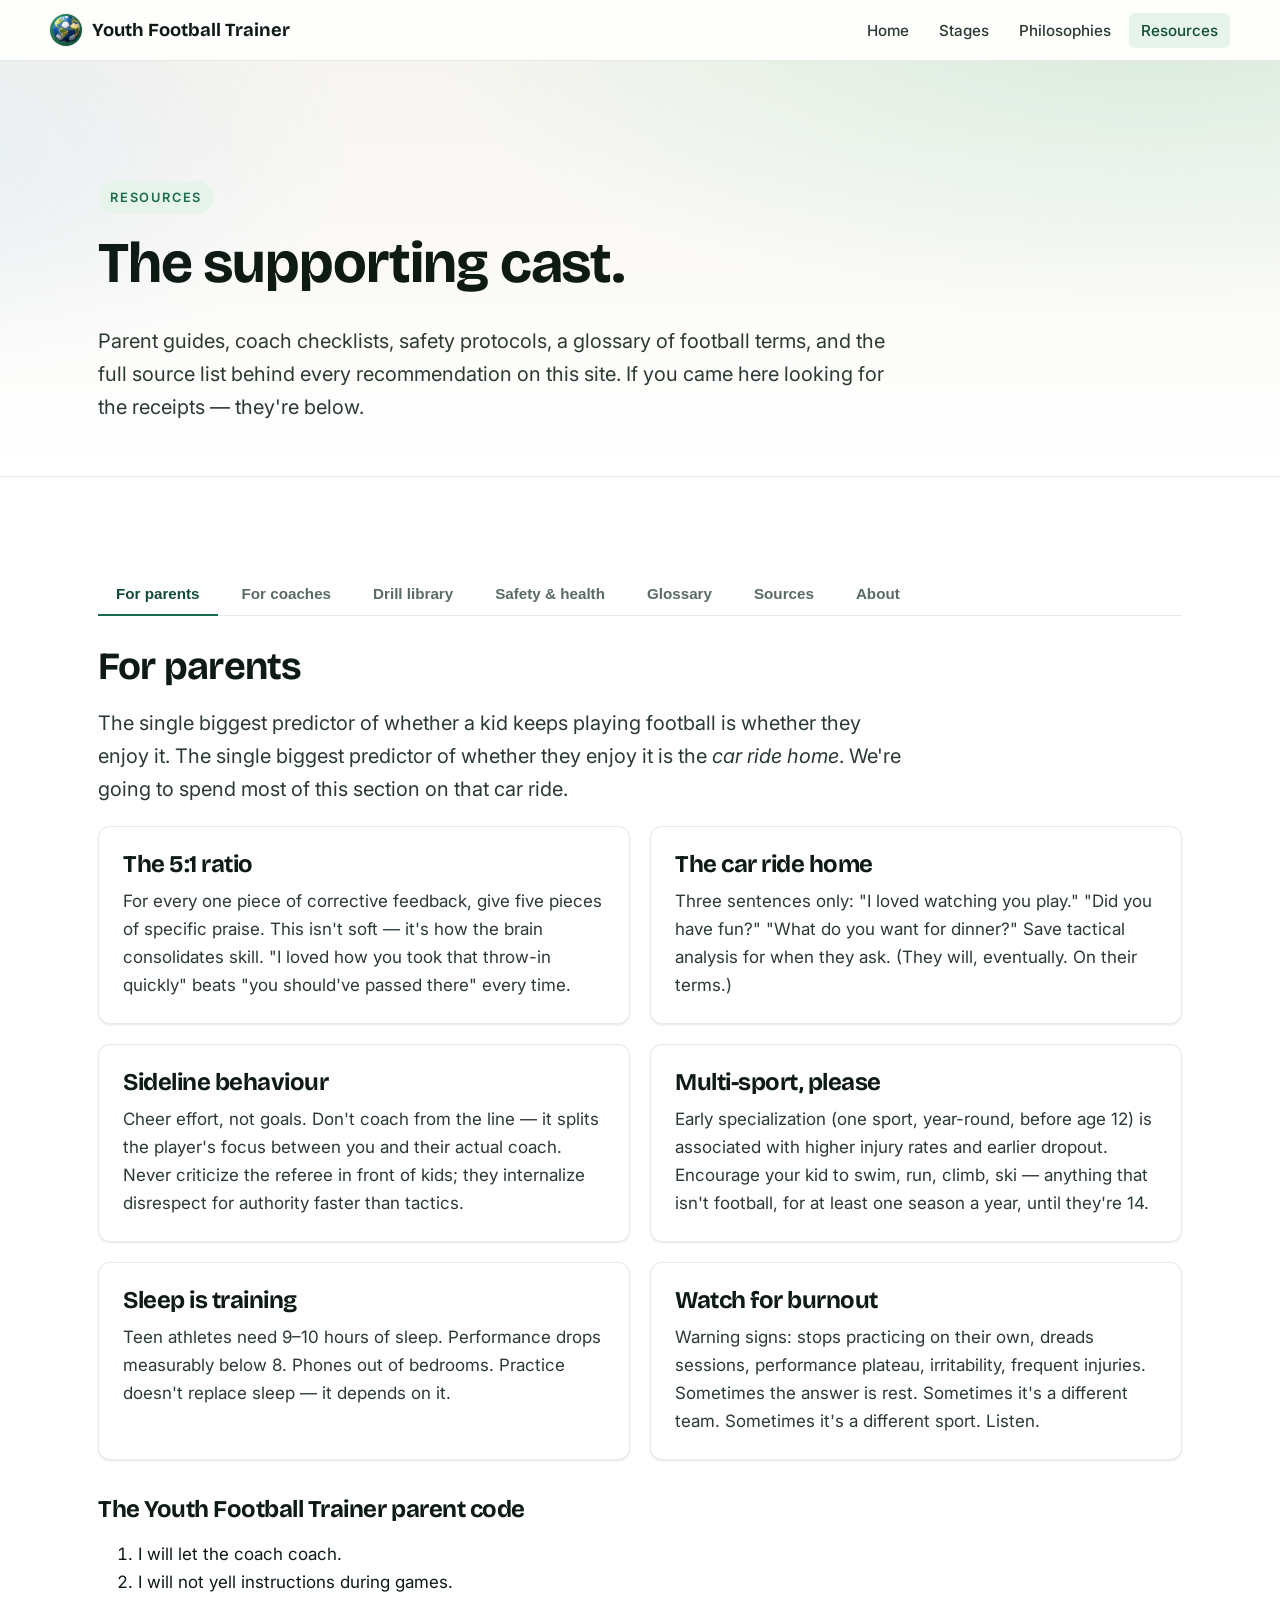
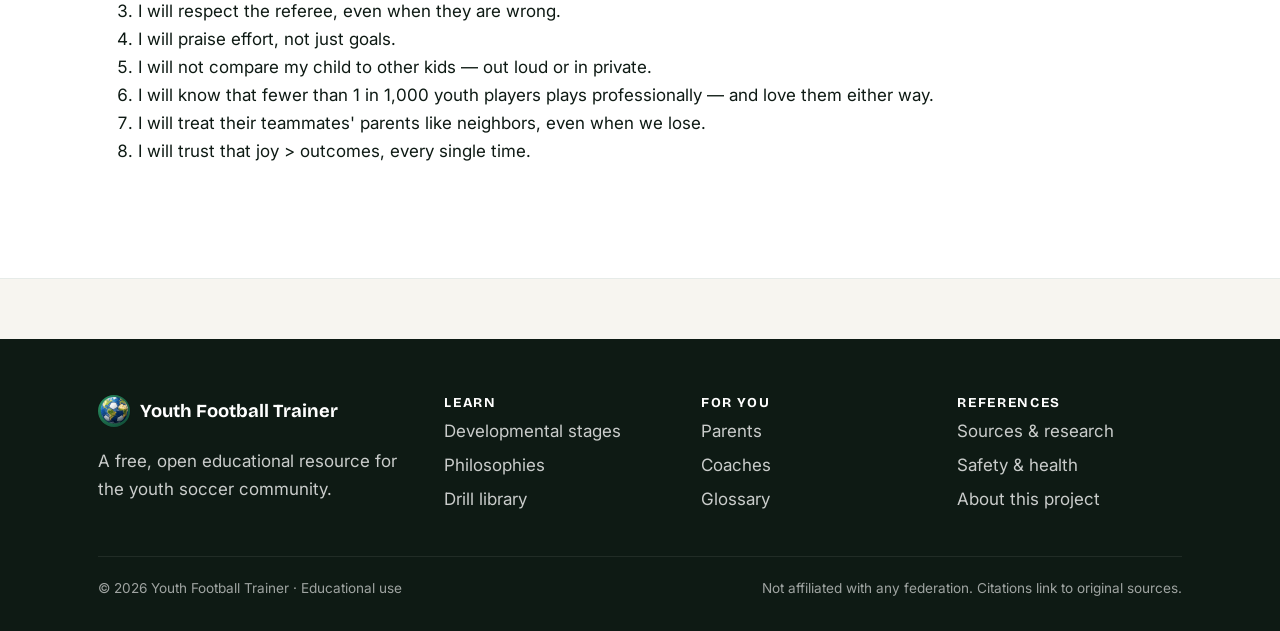
<file: resources.html>
<!doctype html>
<html lang="en">
<head>
<meta charset="utf-8" />
<meta name="viewport" content="width=device-width, initial-scale=1" />
<title>Resources · Youth Football Trainer</title>
<meta name="description" content="Parent guide, coach guide, safety, glossary, and a sourced bibliography for youth soccer development." />
<link rel="preconnect" href="https://fonts.googleapis.com">
<link rel="preconnect" href="https://fonts.gstatic.com" crossorigin>
<link href="https://fonts.googleapis.com/css2?family=Bricolage+Grotesque:wght@500;600;700;800&family=Inter:wght@400;500;600;700&display=swap" rel="stylesheet">
<link rel="stylesheet" href="assets/css/style.css" />
<meta name="theme-color" content="#114b39" />
<script data-goatcounter="https://genemaggio.goatcounter.com/count"
        async src="//gc.zgo.at/count.js"></script>
</head>
<body>
<a class="skip-link" href="#main">Skip to content</a>

<header class="site-header">
  <div class="container nav">
    <a class="brand" href="index.html"><img class="brand-mark" src="assets/images/EE059050-164C-4F3C-9932-99EDD37C66CF.png" alt="" aria-hidden="true" /> Youth Football Trainer</a>
    <button class="nav-toggle" aria-label="Toggle navigation" aria-expanded="false">
      <svg width="24" height="24" viewBox="0 0 24 24" fill="none" stroke="currentColor" stroke-width="2" stroke-linecap="round"><path d="M4 7h16M4 12h16M4 17h16"/></svg>
    </button>
    <ul class="nav-links">
      <li><a href="index.html">Home</a></li>
      <li><a href="stages.html">Stages</a></li>
      <li><a href="philosophies.html">Philosophies</a></li>
      <li><a href="resources.html">Resources</a></li>
    </ul>
  </div>
</header>

<main id="main">

  <section class="hero" style="padding-bottom: 32px;">
    <div class="container">
      <span class="eyebrow">Resources</span>
      <h1>The supporting cast.</h1>
      <p class="lede">Parent guides, coach checklists, safety protocols, a glossary of football terms, and the full source list behind every recommendation on this site. If you came here looking for the receipts — they're below.</p>
    </div>
  </section>

  <section class="section section-light">
    <div class="container" data-tabs>
      <div class="tabs" role="tablist" aria-label="Resource sections">
        <button class="tab" role="tab" aria-selected="true" data-target="parents">For parents</button>
        <button class="tab" role="tab" aria-selected="false" data-target="coaches">For coaches</button>
        <button class="tab" role="tab" aria-selected="false" data-target="drills">Drill library</button>
        <button class="tab" role="tab" aria-selected="false" data-target="safety">Safety &amp; health</button>
        <button class="tab" role="tab" aria-selected="false" data-target="glossary">Glossary</button>
        <button class="tab" role="tab" aria-selected="false" data-target="sources">Sources</button>
        <button class="tab" role="tab" aria-selected="false" data-target="about">About</button>
      </div>

      <!-- ============== PARENTS ============== -->
      <section id="parents" class="tab-panel active" role="tabpanel">
        <h2>For parents</h2>
        <p class="lede">The single biggest predictor of whether a kid keeps playing football is whether they enjoy it. The single biggest predictor of whether they enjoy it is the <em>car ride home</em>. We're going to spend most of this section on that car ride.</p>

        <div class="card-grid two">
          <article class="card">
            <h3>The 5:1 ratio</h3>
            <p>For every one piece of corrective feedback, give five pieces of specific praise. This isn't soft — it's how the brain consolidates skill. "I loved how you took that throw-in quickly" beats "you should've passed there" every time.</p>
          </article>
          <article class="card">
            <h3>The car ride home</h3>
            <p>Three sentences only: "I loved watching you play." "Did you have fun?" "What do you want for dinner?" Save tactical analysis for when they ask. (They will, eventually. On their terms.)</p>
          </article>
          <article class="card">
            <h3>Sideline behaviour</h3>
            <p>Cheer effort, not goals. Don't coach from the line — it splits the player's focus between you and their actual coach. Never criticize the referee in front of kids; they internalize disrespect for authority faster than tactics.</p>
          </article>
          <article class="card">
            <h3>Multi-sport, please</h3>
            <p>Early specialization (one sport, year-round, before age 12) is associated with higher injury rates and earlier dropout. Encourage your kid to swim, run, climb, ski — anything that isn't football, for at least one season a year, until they're 14.</p>
          </article>
          <article class="card">
            <h3>Sleep is training</h3>
            <p>Teen athletes need 9–10 hours of sleep. Performance drops measurably below 8. Phones out of bedrooms. Practice doesn't replace sleep — it depends on it.</p>
          </article>
          <article class="card">
            <h3>Watch for burnout</h3>
            <p>Warning signs: stops practicing on their own, dreads sessions, performance plateau, irritability, frequent injuries. Sometimes the answer is rest. Sometimes it's a different team. Sometimes it's a different sport. Listen.</p>
          </article>
        </div>

        <h3 style="margin-top: 36px;">The Youth Football Trainer parent code</h3>
        <ol>
          <li>I will let the coach coach.</li>
          <li>I will not yell instructions during games.</li>
          <li>I will respect the referee, even when they are wrong.</li>
          <li>I will praise effort, not just goals.</li>
          <li>I will not compare my child to other kids — out loud or in private.</li>
          <li>I will know that fewer than 1 in 1,000 youth players plays professionally — and love them either way.</li>
          <li>I will treat their teammates' parents like neighbors, even when we lose.</li>
          <li>I will trust that joy &gt; outcomes, every single time.</li>
        </ol>
      </section>

      <!-- ============== COACHES ============== -->
      <section id="coaches" class="tab-panel" role="tabpanel">
        <h2>For coaches</h2>
        <p class="lede">Coaching kids is one of the highest-leverage jobs in society. You will be remembered by kids who are now 30, 40, 50 years old. Don't waste it. Here's a starter checklist.</p>

        <div class="card-grid two">
          <article class="card">
            <h3>The 4-corner session plan</h3>
            <p>Every session should explicitly touch <strong>technical, tactical, physical, psychological/social</strong>. Most amateur sessions only hit technical + physical. The other two are where the real development lives.</p>
          </article>
          <article class="card">
            <h3>Plan for 15+ touches per minute</h3>
            <p>If kids aren't averaging at least 15 touches per minute in the first half of practice, something is wrong with your design — usually too many lines, too few balls, or too much coach talk.</p>
          </article>
          <article class="card">
            <h3>Talk less. Coach with questions.</h3>
            <p>"What did you see?" "What were your options?" "What would you try next time?" The kid who can answer those questions is becoming a footballer. The kid being told the answer is becoming a follower.</p>
          </article>
          <article class="card">
            <h3>Bio-band when you can</h3>
            <p>If you have access to maturation data, group by it for some sessions. If not, at minimum: recognize that your 5'1" U13 and your 5'10" U13 need different challenges, even if the calendar disagrees.</p>
          </article>
          <article class="card">
            <h3>Run the FIFA 11+</h3>
            <p>Or 11+ Kids, or PEP, or Knee Control. Pick one. Run it every session. Especially with girls. It's free, it's evidence-based, it cuts injury rates in half. Stop debating it.</p>
          </article>
          <article class="card">
            <h3>Rotate everything</h3>
            <p>Through U12, every player plays every position — including goalkeeper. Through U14, captain rotates monthly. Through U16, set-piece taker rotates. Specialization is the destination, not the starting point.</p>
          </article>
        </div>

        <h3 style="margin-top: 36px;">Session plan template (60 min)</h3>
        <ol>
          <li><strong>0–5 min:</strong> arrival activity — every kid with a ball, free play.</li>
          <li><strong>5–20 min:</strong> warm-up + ball mastery (FIFA 11+ Kids if applicable).</li>
          <li><strong>20–35 min:</strong> technical / 1v1 focus. Match today's theme.</li>
          <li><strong>35–50 min:</strong> small-sided game with a constraint that highlights the theme.</li>
          <li><strong>50–58 min:</strong> free-play scrimmage. Coach watches, does not coach.</li>
          <li><strong>58–60 min:</strong> one-question reflection: "What did you try today that worked?"</li>
        </ol>

        <div class="callout note">
          <p><strong>The 70% rule.</strong> If your players aren't moving with the ball at their feet for at least 70% of session time, redesign the session. Lines, lectures, and water breaks should be the other 30%, combined.</p>
        </div>
      </section>

      <!-- ============== DRILL LIBRARY ============== -->
      <section id="drills" class="tab-panel" role="tabpanel">
        <h2>Drill library</h2>
        <p class="lede">Every drill featured across the site, indexed by stage and skill, with the source academy or coach. Click any drill to jump to its full diagram and instructions on the relevant stage page.</p>

        <div class="callout note">
          <p><strong>How to use this.</strong> Filter mentally by where your players are, not what age they are. A skilled U10 may be ready for U12 work. A late developer at U14 may benefit from a U12 session. The drills sit on the developmental continuum, not on a calendar.</p>
        </div>

        <h3>By stage</h3>
        <div class="card-grid two">

          <article class="card">
            <h4 style="display:flex;align-items:center;gap:8px;"><span class="badge" style="background:#4ec38a;color:#fff;">U6</span> Discovery · ages 4–6</h4>
            <ul style="padding-left:1.1rem;color:var(--ink-700);">
              <li><a href="stages.html#u6">Sharks &amp; minnows</a> — dribbling, 12+ touches/min · The FA</li>
              <li><a href="stages.html#u6">Funino (3v3, four mini-goals)</a> — decision-making · DFB</li>
              <li><a href="stages.html#u6">Animal walks with the ball</a> — ball mastery · Tom Byer</li>
            </ul>
          </article>

          <article class="card">
            <h4 style="display:flex;align-items:center;gap:8px;"><span class="badge" style="background:#2f9e6a;color:#fff;">U8</span> Foundation · ages 7–8</h4>
            <ul style="padding-left:1.1rem;color:var(--ink-700);">
              <li><a href="stages.html#u8">Rondo 4v1</a> — possession, first touch · La Masia</li>
              <li><a href="stages.html#u8">1v1 to two goals</a> — confidence, defending · Coerver</li>
              <li><a href="stages.html#u8">2v2 + neutral</a> — combinations, support · DFB-Akademie</li>
            </ul>
          </article>

          <article class="card">
            <h4 style="display:flex;align-items:center;gap:8px;"><span class="badge" style="background:#3a8dde;color:#fff;">U10</span> Skill-building · ages 9–10</h4>
            <ul style="padding-left:1.1rem;color:var(--ink-700);">
              <li><a href="stages.html#u10">Position rondo (4v1+1)</a> — scanning, pivot play · La Masia</li>
              <li><a href="stages.html#u10">3v3 to goals (transition focus)</a> — transitions · The FA</li>
              <li><a href="stages.html#u10">Both-feet finishing circuit</a> — finishing both feet · Coerver</li>
            </ul>
          </article>

          <article class="card">
            <h4 style="display:flex;align-items:center;gap:8px;"><span class="badge" style="background:#7b5cd6;color:#fff;">U12</span> Game intelligence · ages 11–12</h4>
            <ul style="padding-left:1.1rem;color:var(--ink-700);">
              <li><a href="stages.html#u12">Three-zone build-up game</a> — positional play · La Masia / Guardiola</li>
              <li><a href="stages.html#u12">Switch rondo (4v2)</a> — scanning, cognitive load · Geir Jordet</li>
              <li><a href="stages.html#u12">Pressing trigger 3v3+GK</a> — pressing as a unit · DFB-Akademie</li>
            </ul>
          </article>

          <article class="card">
            <h4 style="display:flex;align-items:center;gap:8px;"><span class="badge" style="background:#ef6f57;color:#fff;">U14</span> Train to train · ages 13–14</h4>
            <ul style="padding-left:1.1rem;color:var(--ink-700);">
              <li><a href="stages.html#u14">Phase of play (5+GK v 4)</a> — build-up, 11v11 prep · The FA</li>
              <li><a href="stages.html#u14">FIFA 11+ Kids warm-up</a> — injury prevention · F-MARC</li>
              <li><a href="stages.html#u14">Switch the point of attack</a> — vision, switch play · KNVB / Ajax</li>
            </ul>
          </article>

          <article class="card">
            <h4 style="display:flex;align-items:center;gap:8px;"><span class="badge" style="background:#f5a623;color:#fff;">U16</span> Train to compete · ages 15–16</h4>
            <ul style="padding-left:1.1rem;color:var(--ink-700);">
              <li><a href="stages.html#u16">9-zone positional game</a> — positional play, spacing · Guardiola / Lillo</li>
              <li><a href="stages.html#u16">Counter-press 5-second rule</a> — gegenpressing · Klopp / Dortmund</li>
              <li><a href="stages.html#u16">Set-piece library (corners)</a> — set pieces · Brentford / Midtjylland</li>
            </ul>
          </article>

          <article class="card">
            <h4 style="display:flex;align-items:center;gap:8px;"><span class="badge" style="background:#114b39;color:#fff;">U18+</span> Train to win · ages 17–18+</h4>
            <ul style="padding-left:1.1rem;color:var(--ink-700);">
              <li><a href="stages.html#u18">Tactical periodization session</a> — periodization · Vítor Frade</li>
              <li><a href="stages.html#u18">Sprint &amp; repeat sprint protocol</a> — speed, RSA · BJSM consensus</li>
              <li><a href="stages.html#u18">Self-analysis video routine</a> — self-coaching · elite academy practice</li>
            </ul>
          </article>

        </div>

        <h3 style="margin-top:36px;">By skill theme</h3>
        <div class="card-grid three">
          <article class="card">
            <h4>🎯 Ball mastery &amp; 1v1</h4>
            <ul style="padding-left:1.1rem;color:var(--ink-700);">
              <li><a href="stages.html#u6">Animal walks</a> · U6</li>
              <li><a href="stages.html#u6">Sharks &amp; minnows</a> · U6</li>
              <li><a href="stages.html#u8">1v1 to two goals</a> · U8</li>
              <li><a href="stages.html#u10">Both-feet finishing</a> · U10</li>
            </ul>
          </article>
          <article class="card">
            <h4>🔄 Possession &amp; rondos</h4>
            <ul style="padding-left:1.1rem;color:var(--ink-700);">
              <li><a href="stages.html#u8">Rondo 4v1</a> · U8</li>
              <li><a href="stages.html#u10">Position rondo (4v1+1)</a> · U10</li>
              <li><a href="stages.html#u12">Switch rondo (4v2)</a> · U12</li>
              <li><a href="stages.html#u16">9-zone positional game</a> · U16</li>
            </ul>
          </article>
          <article class="card">
            <h4>⚡ Transitions &amp; pressing</h4>
            <ul style="padding-left:1.1rem;color:var(--ink-700);">
              <li><a href="stages.html#u10">3v3 transitions</a> · U10</li>
              <li><a href="stages.html#u12">Pressing trigger 3v3+GK</a> · U12</li>
              <li><a href="stages.html#u14">Switch the point of attack</a> · U14</li>
              <li><a href="stages.html#u16">Counter-press 5-second rule</a> · U16</li>
            </ul>
          </article>
          <article class="card">
            <h4>🧠 Decision-making &amp; scanning</h4>
            <ul style="padding-left:1.1rem;color:var(--ink-700);">
              <li><a href="stages.html#u6">Funino (3v3, 4 goals)</a> · U6</li>
              <li><a href="stages.html#u8">2v2 + neutral</a> · U8</li>
              <li><a href="stages.html#u12">Three-zone build-up</a> · U12</li>
              <li><a href="stages.html#u18">Self-analysis video</a> · U18+</li>
            </ul>
          </article>
          <article class="card">
            <h4>🛡️ Team shape &amp; phases</h4>
            <ul style="padding-left:1.1rem;color:var(--ink-700);">
              <li><a href="stages.html#u14">Phase of play (5+GK v 4)</a> · U14</li>
              <li><a href="stages.html#u16">9-zone positional game</a> · U16</li>
              <li><a href="stages.html#u16">Set-piece library</a> · U16</li>
              <li><a href="stages.html#u18">Tactical periodization</a> · U18+</li>
            </ul>
          </article>
          <article class="card">
            <h4>🦵 Athletic development &amp; injury prevention</h4>
            <ul style="padding-left:1.1rem;color:var(--ink-700);">
              <li><a href="stages.html#u14">FIFA 11+ Kids warm-up</a> · U14</li>
              <li><a href="stages.html#u18">Sprint &amp; RSA protocol</a> · U18+</li>
              <li><a href="resources.html#safety">Full safety &amp; health protocols</a></li>
            </ul>
          </article>
        </div>

        <h3 style="margin-top:36px;">By source academy</h3>
        <p>Each drill on this site traces back to a published curriculum or named coach. Quick filter:</p>
        <div class="card-grid three">
          <article class="card">
            <h4>🏴󠁧󠁢󠁥󠁮󠁧󠁿 The FA (England)</h4>
            <p>Sharks &amp; minnows · 3v3 transitions · Phase of play · Heading guidance.</p>
          </article>
          <article class="card">
            <h4>🇩🇪 DFB (Germany)</h4>
            <p>Funino · 2v2 + neutral · Pressing trigger · Counter-press 5-second rule.</p>
          </article>
          <article class="card">
            <h4>🇪🇸 La Masia / RFEF (Spain)</h4>
            <p>Rondo 4v1 · Position rondo · Three-zone build-up · 9-zone positional game.</p>
          </article>
          <article class="card">
            <h4>🇳🇱 KNVB / Coerver (Netherlands)</h4>
            <p>1v1 to two goals · Both-feet finishing circuit · Switch the point of attack.</p>
          </article>
          <article class="card">
            <h4>🇵🇹 Vítor Frade (Portugal)</h4>
            <p>Tactical periodization weekly framework.</p>
          </article>
          <article class="card">
            <h4>🩺 Sport medicine consensus</h4>
            <p>FIFA 11+ Kids · Sprint &amp; RSA protocol · Self-analysis video routine.</p>
          </article>
        </div>
      </section>

      <!-- ============== SAFETY ============== -->
      <section id="safety" class="tab-panel" role="tabpanel">
        <h2>Safety &amp; health</h2>
        <p class="lede">Long-term athletic development depends on short-term injury prevention. Below are the protocols that have the strongest evidence base and that we believe should be standard in any youth program.</p>

        <h3>Concussion &amp; heading</h3>
        <ul>
          <li><strong>US Soccer (since 2015):</strong> no deliberate heading at U10 and below. Limited heading U11–U13.</li>
          <li><strong>The FA (since 2020):</strong> no heading in training U7–U11. Maximum one session per week U12–U18 with low-pressure balls.</li>
          <li><strong>Suspected concussion:</strong> remove from play immediately. Return-to-play follows the SCAT-5 / CDC graded protocol. <em>If in doubt, sit them out.</em></li>
        </ul>

        <h3>ACL prevention (especially for girls)</h3>
        <ul>
          <li>Female players are <strong>3–6× more likely</strong> to suffer an ACL injury than males in the same sport.</li>
          <li>The <strong>FIFA 11+</strong> and <strong>11+ Kids</strong> warm-ups reduce injury rates by 30–50% in published RCTs.</li>
          <li>Run them every training session and as the pre-match warm-up. They take 15 minutes.</li>
          <li>Focus on landing mechanics: knees over toes, soft hips, no knee valgus on landing.</li>
        </ul>

        <h3>Growth-plate &amp; growth-spurt management</h3>
        <ul>
          <li>During Peak Height Velocity (PHV), reduce high-impact load and watch for Sever's, Osgood-Schlatter, and growth-plate injuries.</li>
          <li>Coordination dips during the spurt — re-coach running mechanics, don't punish "regression."</li>
          <li>Track height every quarter. A 6+ cm jump in a 6-month window = PHV. Treat that player accordingly.</li>
        </ul>

        <h3>RED-S &amp; female athlete health</h3>
        <ul>
          <li>Relative Energy Deficiency in Sport (RED-S) impacts bone, hormones, and performance. Common in active teen girls.</li>
          <li>Iron status is often low in menstruating athletes — annual screening is reasonable in elite environments.</li>
          <li>Period absence (amenorrhea) is not a sign of fitness — it's a warning. See a sports physician.</li>
        </ul>

        <h3>Mental health</h3>
        <ul>
          <li>Burnout, performance anxiety, and disordered eating affect a meaningful minority of academy and competitive youth players.</li>
          <li>Coaches and parents are not therapists — but you are screeners. Know the signs and have a referral pathway.</li>
          <li>Normalize talking about pressure. The strongest pros (e.g. Aaron Ramsdale, Andrés Iniesta) have spoken openly about it.</li>
        </ul>

        <div class="callout warn">
          <p><strong>Disclaimer.</strong> This page summarizes consensus from FIFA, the FA, US Soccer, the AAP, and BJSM. It is not medical advice. For an individual athlete, follow your team's medical staff or your child's pediatrician/sports physician.</p>
        </div>
      </section>

      <!-- ============== GLOSSARY ============== -->
      <section id="glossary" class="tab-panel" role="tabpanel">
        <h2>Glossary</h2>
        <p class="lede">Football has its own dialect. Here are the terms used across this site, in plain English.</p>

        <dl class="glossary">
          <dt>4-corner model</dt>
          <dd>The FA's framework: technical, tactical, physical, psychological/social. Every session should touch all four.</dd>

          <dt>Bio-banding</dt>
          <dd>Grouping players by maturation stage (e.g. percentage of predicted adult height) rather than chronological age, to give early- and late-developers fair training environments.</dd>

          <dt>FIFA 11+ / 11+ Kids</dt>
          <dd>Evidence-based 15-minute warm-up programs designed to reduce non-contact injuries — especially ACL — by 30–50%.</dd>

          <dt>Funino</dt>
          <dd>The DFB's signature small-sided game format: 3v3 with two mini-goals at each end. Designed to maximize 1v1 actions and decision-making.</dd>

          <dt>Gegenpressing</dt>
          <dd>"Counter-pressing" — winning the ball back within ~5 seconds of losing it. Associated with Klopp / Rangnick / Tuchel.</dd>

          <dt>Juego de posición</dt>
          <dd>"Positional play." Spanish/Catalan philosophy of dividing the pitch into zones with rules about how players occupy them. Associated with Cruyff, Guardiola, La Masia.</dd>

          <dt>LTAD</dt>
          <dd>Long-Term Athletic Development. Framework that maps training emphasis (FUNdamentals → Train to Train → Train to Compete → Train to Win → Active for Life) to developmental stage.</dd>

          <dt>PHV</dt>
          <dd>Peak Height Velocity — the period of fastest growth during adolescence. Roughly 11–13 in girls, 13–15 in boys. The window of greatest injury risk and trainability change.</dd>

          <dt>RAE (Relative Age Effect)</dt>
          <dd>The bias in youth talent identification that favors players born early in the selection year (e.g. January–March in many federations). A meaningful problem in academy intakes.</dd>

          <dt>RED-S</dt>
          <dd>Relative Energy Deficiency in Sport. A syndrome from chronic underfueling that affects bone, hormones, and performance. Common in endurance and aesthetic-based sports; a real risk in football.</dd>

          <dt>Rondo</dt>
          <dd>Small-sided possession drill (e.g. 4v1, 5v2) in which outnumbered players keep the ball away from defenders. Daily staple at La Masia and most top-flight European clubs.</dd>

          <dt>Small-sided game (SSG)</dt>
          <dd>Game format with fewer than 11 per side (typically 3v3 to 7v7) on a smaller pitch. Maximizes touches, decisions, and 1v1s — the engine of youth development.</dd>

          <dt>TIPS</dt>
          <dd>Dutch player profile: Technique, Insight, Personality, Speed.</dd>

          <dt>Transition</dt>
          <dd>The moment the ball changes from one team to the other. The most chaotic and decisive seconds of any match.</dd>
        </dl>
      </section>

      <!-- ============== SOURCES ============== -->
      <section id="sources" class="tab-panel" role="tabpanel">
        <h2>Sources &amp; further reading</h2>
        <p class="lede">Every recommendation on this site traces back to one of the items below. National federation materials translated from German, Spanish, Dutch, French, or Portuguese have been cross-referenced with English-language summaries where available.</p>

        <h3>Federations &amp; coach education</h3>
        <ol class="sources">
          <li>The Football Association (England) — <em>"England DNA"</em> &amp; <em>"Future England Player"</em> profiles. learn.englandfootball.com.</li>
          <li>The FA — <em>"Heading Guidance for Children in Grassroots Football"</em> (2020, updated 2022).</li>
          <li>Deutscher Fußball-Bund (DFB) — <em>"Funino — playing your way into football"</em> (2024 mandate); DFB-Akademie public methodology.</li>
          <li>Real Federación Española de Fútbol (RFEF) — Coaching curricula; UEFA A &amp; Pro license requirements (Spanish).</li>
          <li>Koninklijke Nederlandse Voetbalbond (KNVB) — <em>"Football Vision 2020+"</em>; technical director annual reports (Dutch).</li>
          <li>Fédération Française de Football (FFF) — Direction Technique Nationale; INF Clairefontaine methodology (French).</li>
          <li>U.S. Soccer Federation — Player Development Initiatives (2015) including small-sided standards and heading restrictions.</li>
          <li>UEFA — Coaching Convention; coach education ladder (B / A / Pro).</li>
        </ol>

        <h3>Methodology &amp; pedagogy</h3>
        <ol class="sources">
          <li>Wein, H. — <em>"Developing Youth Football Players"</em> (Human Kinetics, 2007). Original DFB Funino architecture.</li>
          <li>Coerver, W. &amp; Coerver Coaching — <em>"The Coerver Method"</em>; Coerver Pyramid of Player Development.</li>
          <li>Frade, V. — <em>"Periodização Táctica"</em> (Tactical Periodization), University of Porto.</li>
          <li>Côté, J. &amp; Lidor, R. — Developmental Model of Sport Participation (DMSP).</li>
          <li>Bompa, T. &amp; Buzzichelli, C. — <em>"Periodization: Theory and Methodology of Training."</em></li>
          <li>Balyi, I., Way, R., Higgs, C. — <em>"Long-Term Athlete Development"</em> (LTAD framework).</li>
          <li>Jordet, G. — Research on visual scanning behavior in elite football (multiple peer-reviewed publications).</li>
        </ol>

        <h3>Sport science &amp; medicine</h3>
        <ol class="sources">
          <li>FIFA Medical Centre / F-MARC — <em>"FIFA 11+"</em> and <em>"FIFA 11+ Kids"</em> injury prevention programs; British Journal of Sports Medicine (BJSM) RCTs.</li>
          <li>BJSM — Concussion in Sport Group Consensus Statement (Amsterdam, 2022).</li>
          <li>Mountjoy, M. et al. — <em>"IOC Consensus Statement on Relative Energy Deficiency in Sport (RED-S)"</em>, BJSM.</li>
          <li>Cumming, S. P. et al. — Bio-banding research; <em>"A bio-banded format for football: a study of player perceptions and outcomes"</em>.</li>
          <li>Helsen, W. F. et al. — Relative Age Effect in elite youth football; multiple BJSM &amp; J Sports Sci publications.</li>
          <li>Sugimoto, D. et al. — Female ACL injury prevention meta-analyses (PEP, Knee Control, FIFA 11+).</li>
          <li>American Academy of Pediatrics — <em>"Sports specialization and intensive training in young athletes"</em> (Pediatrics, 2016).</li>
        </ol>

        <h3>Books worth your shelf</h3>
        <ol class="sources">
          <li>Wilson, J. — <em>"Inverting the Pyramid"</em> (history of football tactics).</li>
          <li>Cox, M. — <em>"Zonal Marking"</em> (modern European tactical evolution).</li>
          <li>Honigstein, R. — <em>"Das Reboot"</em> (the German youth-development overhaul).</li>
          <li>Kuper, S. — <em>"Barça: The Inside Story of the World's Greatest Football Club"</em>.</li>
          <li>Reilly, T. — <em>"The Science of Training: Soccer."</em></li>
        </ol>
      </section>

      <!-- ============== ABOUT ============== -->
      <section id="about" class="tab-panel" role="tabpanel">
        <h2>About this project</h2>
        <p class="lede">Youth Football Trainer is a free, non-commercial educational resource. The goal is to translate the best of European youth-development thinking — most of which is fragmented across national languages, federation PDFs, and academic journals — into something a parent, coach, or curious player can actually use.</p>

        <h3>What this site is</h3>
        <ul>
          <li>An <strong>educational reference</strong>, not a curriculum to follow rigidly.</li>
          <li>A <strong>starting point</strong> for parents and amateur coaches who don't have access to a UEFA license course.</li>
          <li>A <strong>signpost</strong> to the original sources, which are always more authoritative than any summary.</li>
        </ul>

        <h3>What this site is not</h3>
        <ul>
          <li>Affiliated with any federation, club, or commercial coaching brand.</li>
          <li>A substitute for in-person coach education.</li>
          <li>Medical, nutritional, or psychological advice for an individual athlete.</li>
        </ul>

        <h3>Editorial principles</h3>
        <ol>
          <li><strong>Cite, translate, link.</strong> Every claim links back to a federation, coach, researcher, or peer-reviewed paper.</li>
          <li><strong>Kid first, then player.</strong> When in doubt, choose the option that protects long-term love of the game.</li>
          <li><strong>Boys and girls are different.</strong> We say so explicitly, with the science.</li>
          <li><strong>Inclusion is the floor, not the ceiling.</strong> Late developers, neurodivergent players, disability football, and mixed-gender play all belong here.</li>
          <li><strong>Show your work.</strong> If we're wrong, we want to know — corrections welcome.</li>
        </ol>

        <div class="callout note">
          <p><strong>Help make this better.</strong> If you're a federation coach educator, sports physician, or researcher and you spot something we should refine, please get in touch via the GitHub repository linked in the footer.</p>
        </div>
      </section>

    </div>
  </section>

</main>

<footer class="site-footer">
  <div class="container">
    <div class="footer-grid">
      <div>
        <a class="brand" href="index.html"><img class="brand-mark" src="assets/images/EE059050-164C-4F3C-9932-99EDD37C66CF.png" alt="" aria-hidden="true" /> Youth Football Trainer</a>
        <p style="margin-top: 12px; max-width: 38ch;">A free, open educational resource for the youth soccer community.</p>
      </div>
      <div>
        <h4>Learn</h4>
        <ul>
          <li><a href="stages.html">Developmental stages</a></li>
          <li><a href="philosophies.html">Philosophies</a></li>
          <li><a href="resources.html#drills">Drill library</a></li>
        </ul>
      </div>
      <div>
        <h4>For you</h4>
        <ul>
          <li><a href="resources.html#parents">Parents</a></li>
          <li><a href="resources.html#coaches">Coaches</a></li>
          <li><a href="resources.html#glossary">Glossary</a></li>
        </ul>
      </div>
      <div>
        <h4>References</h4>
        <ul>
          <li><a href="resources.html#sources">Sources &amp; research</a></li>
          <li><a href="resources.html#safety">Safety &amp; health</a></li>
          <li><a href="resources.html#about">About this project</a></li>
        </ul>
      </div>
    </div>
    <div class="footer-meta">
      <span>© <span id="year"></span> Youth Football Trainer · Educational use</span>
      <span>Not affiliated with any federation. Citations link to original sources.</span>
    </div>
  </div>
</footer>
<script>document.getElementById("year").textContent = new Date().getFullYear();</script>
<script src="assets/js/main.js"></script>
<script>
  // Open the right tab if URL has a hash matching a panel id
  (function () {
    const hash = (location.hash || "").replace("#", "");
    if (!hash) return;
    const tab = document.querySelector(`.tab[data-target="${hash}"]`);
    if (tab) tab.click();
  })();
</script>
</body>
</html>
</file>
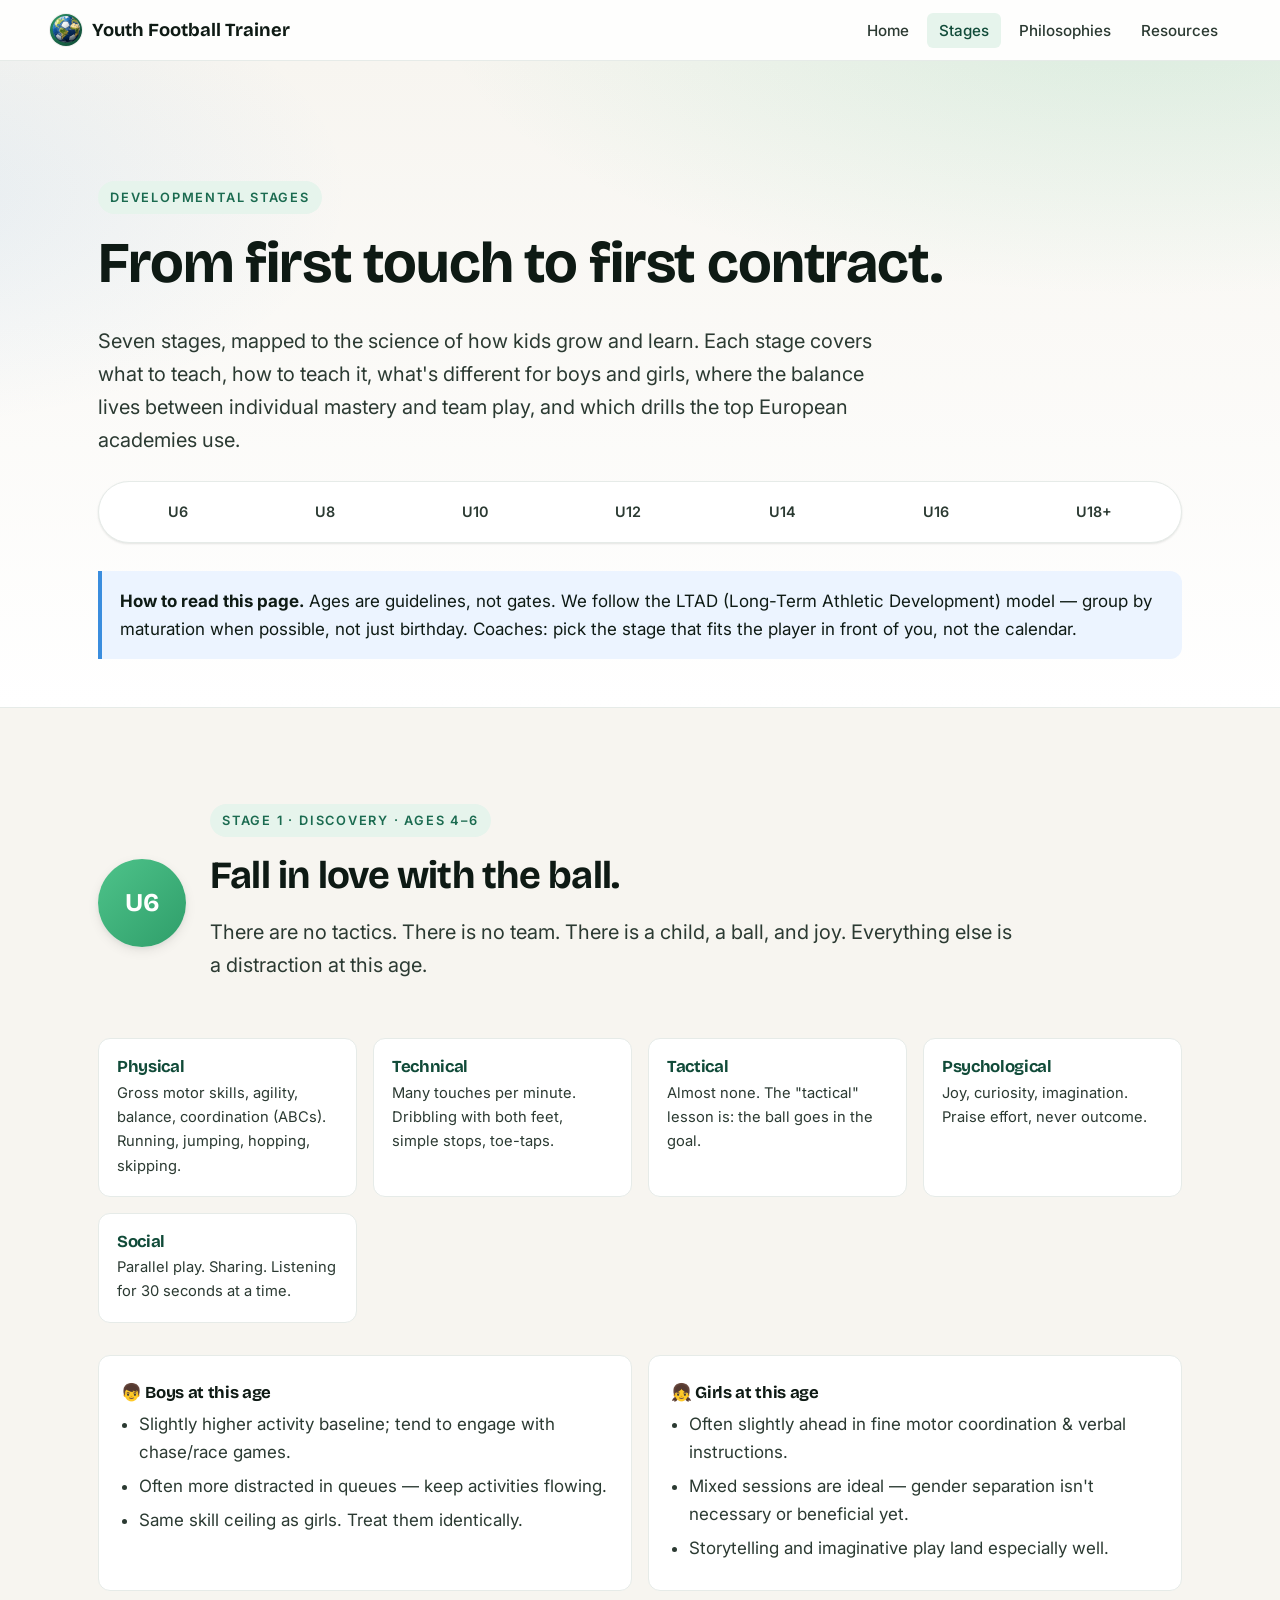
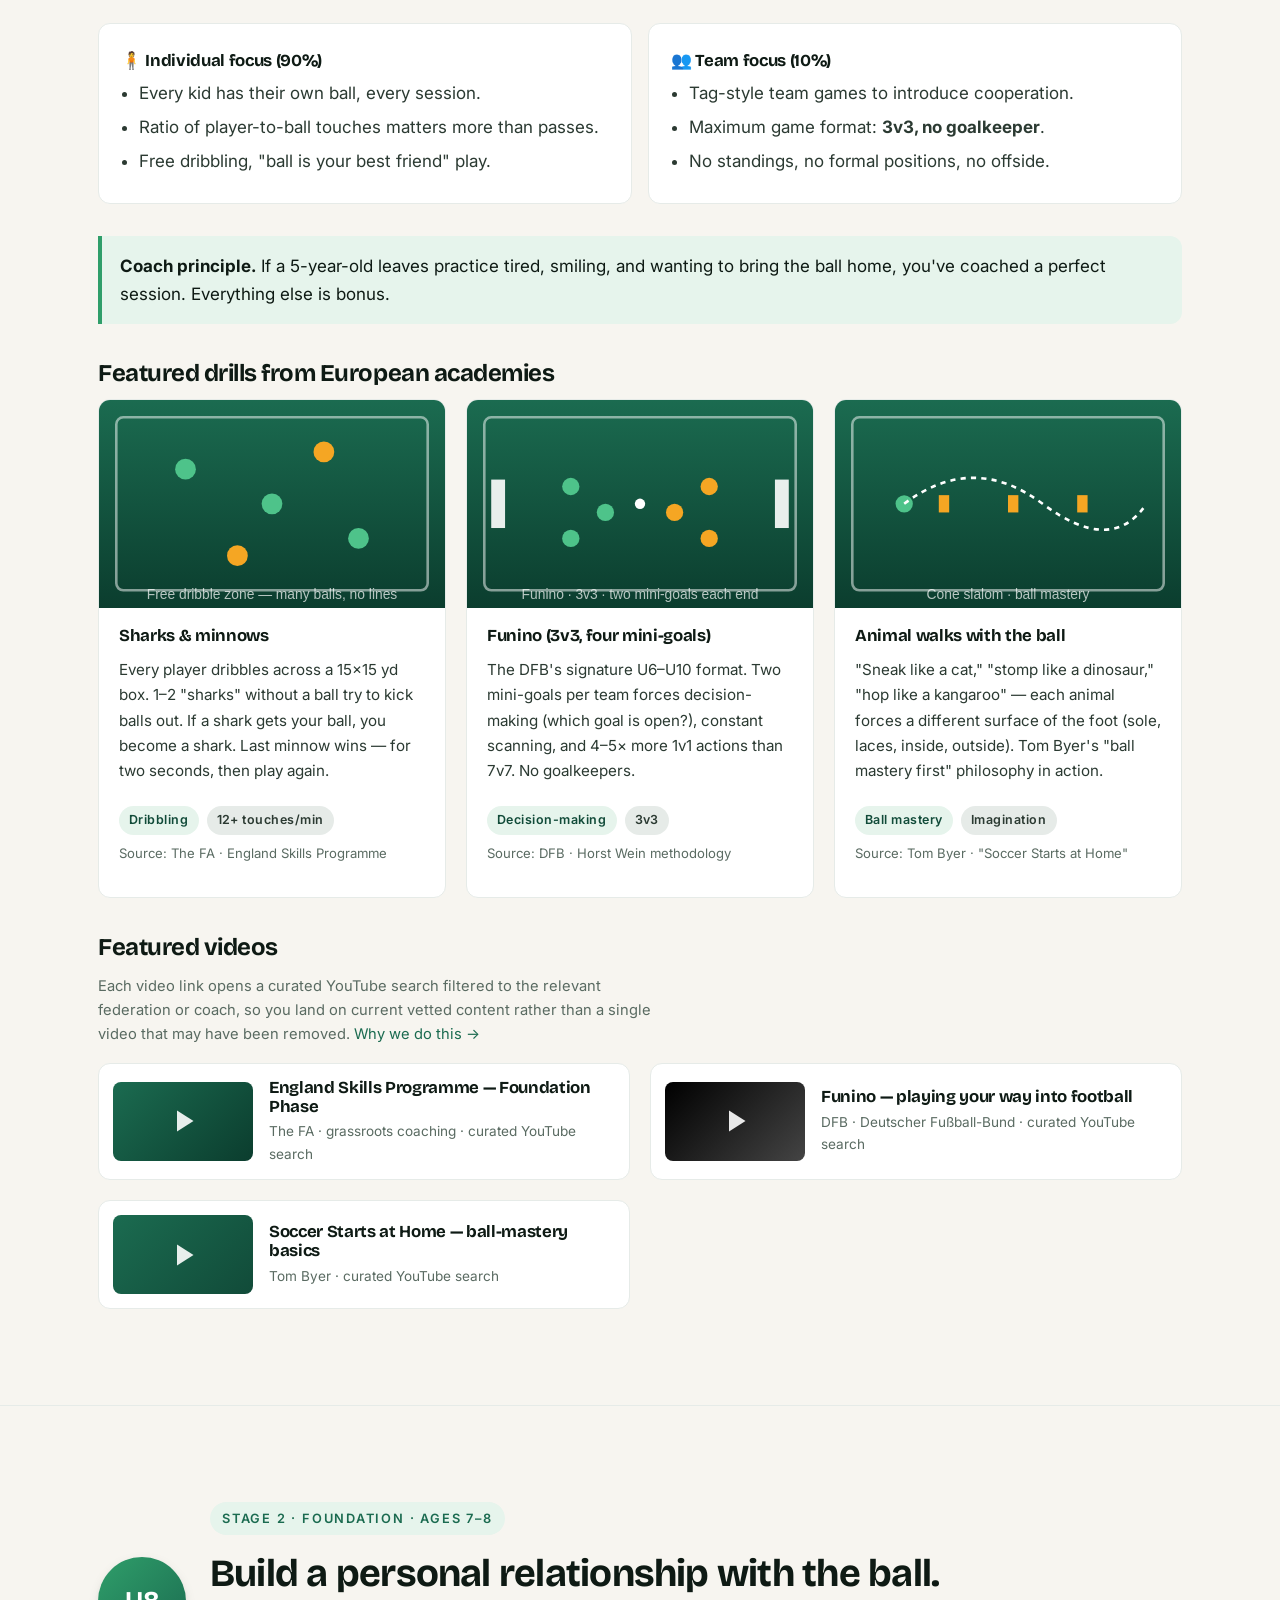
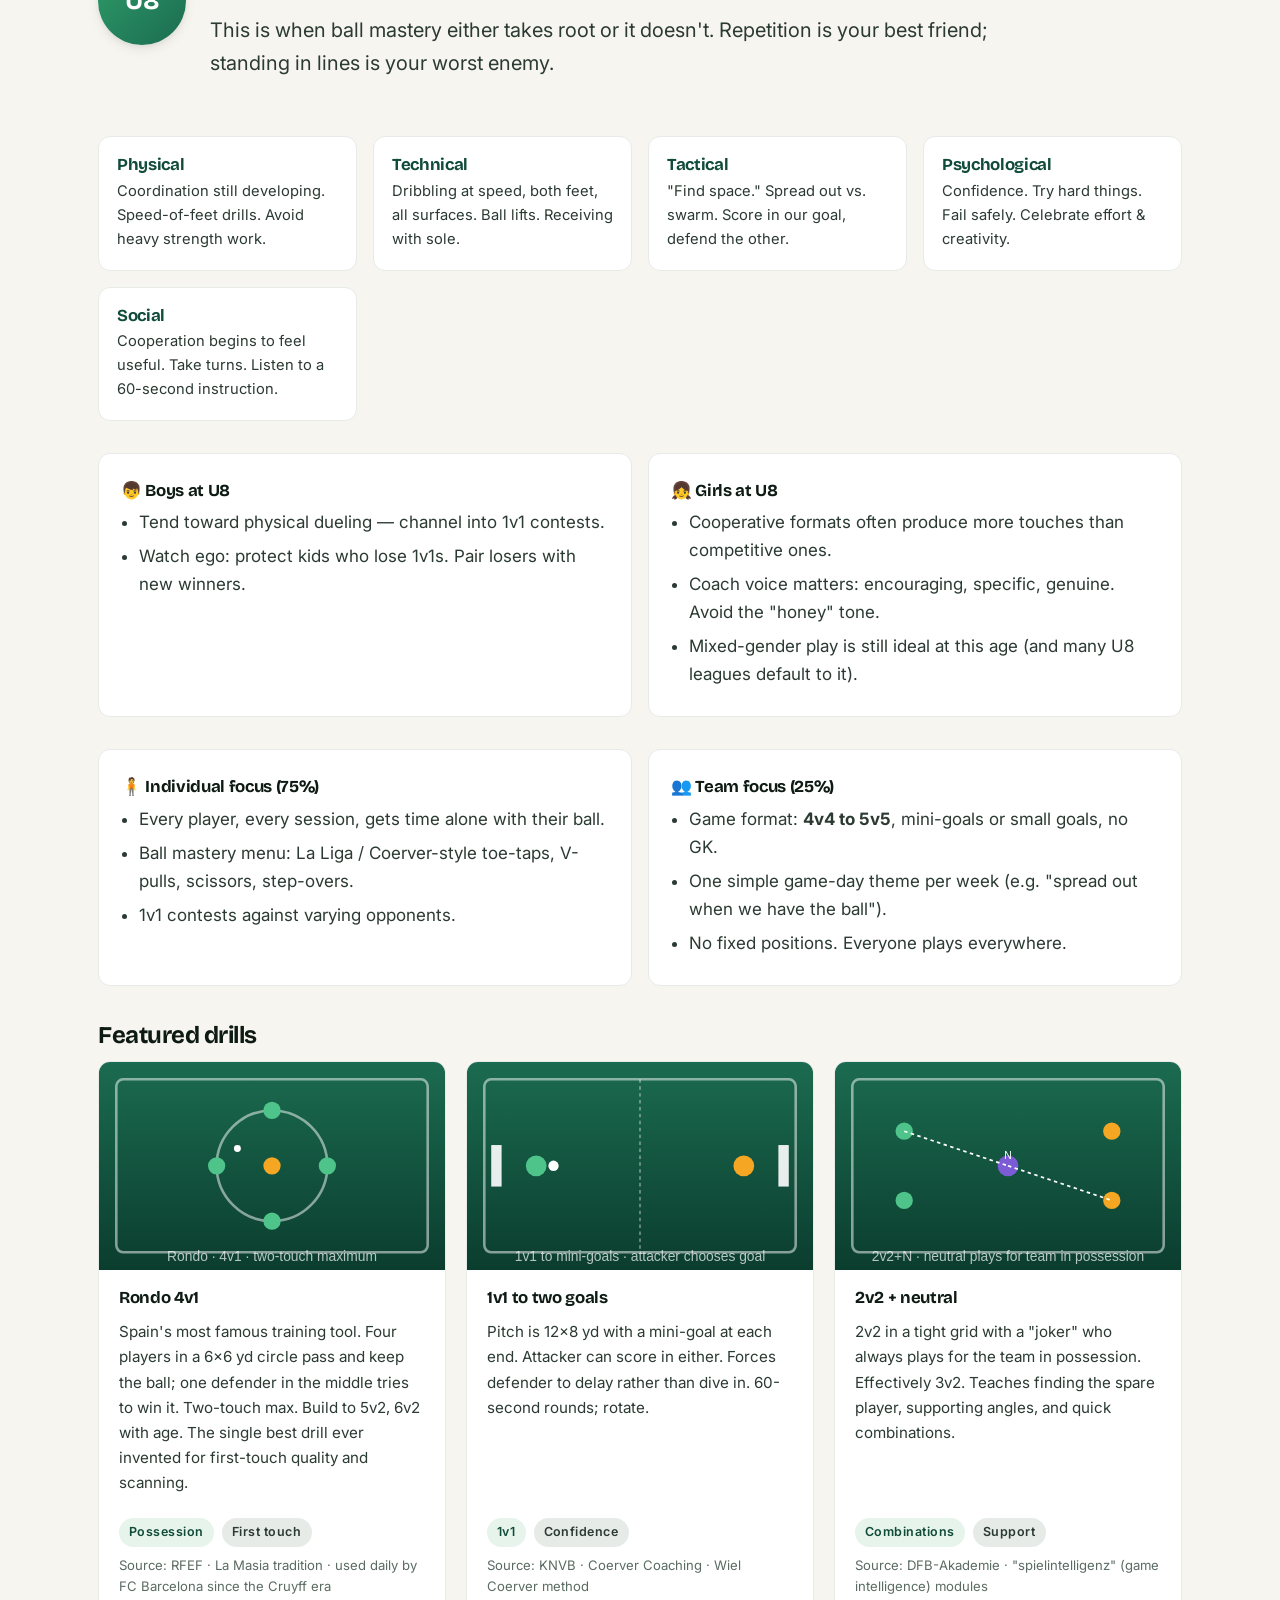
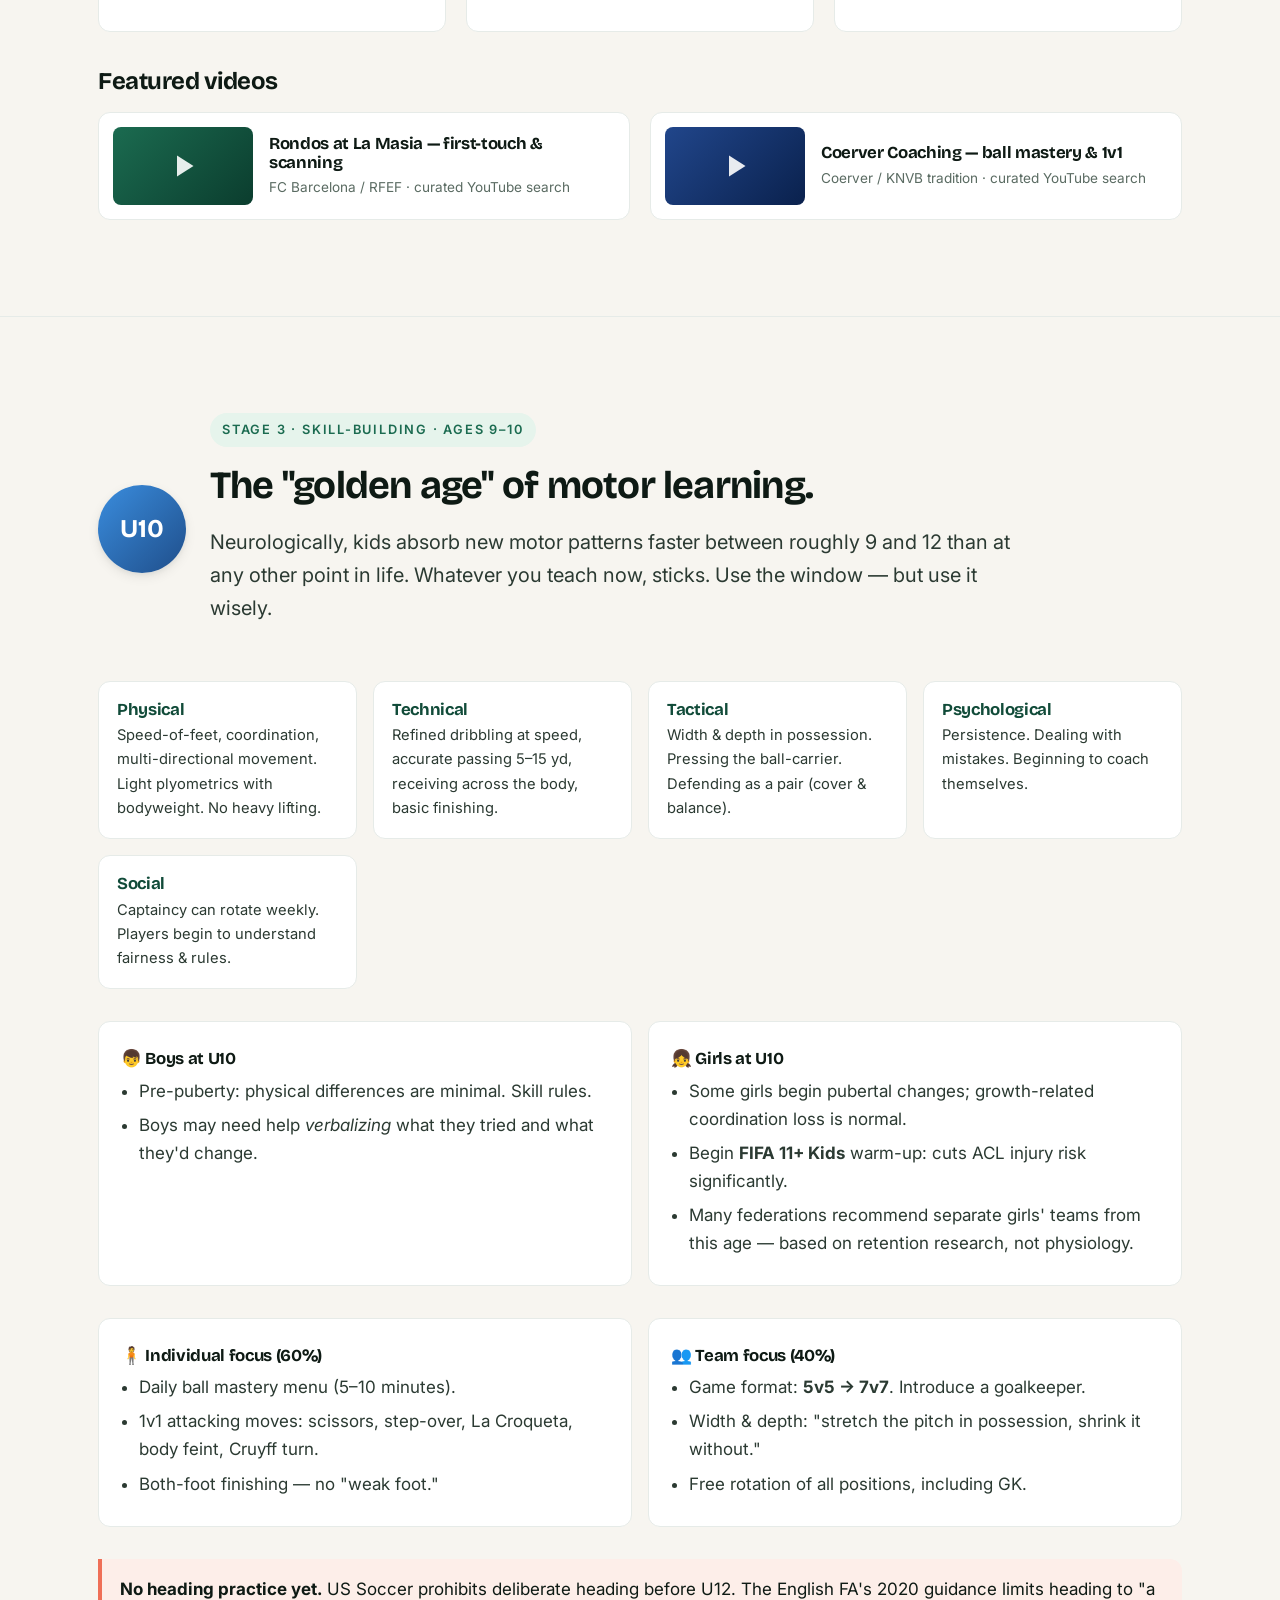
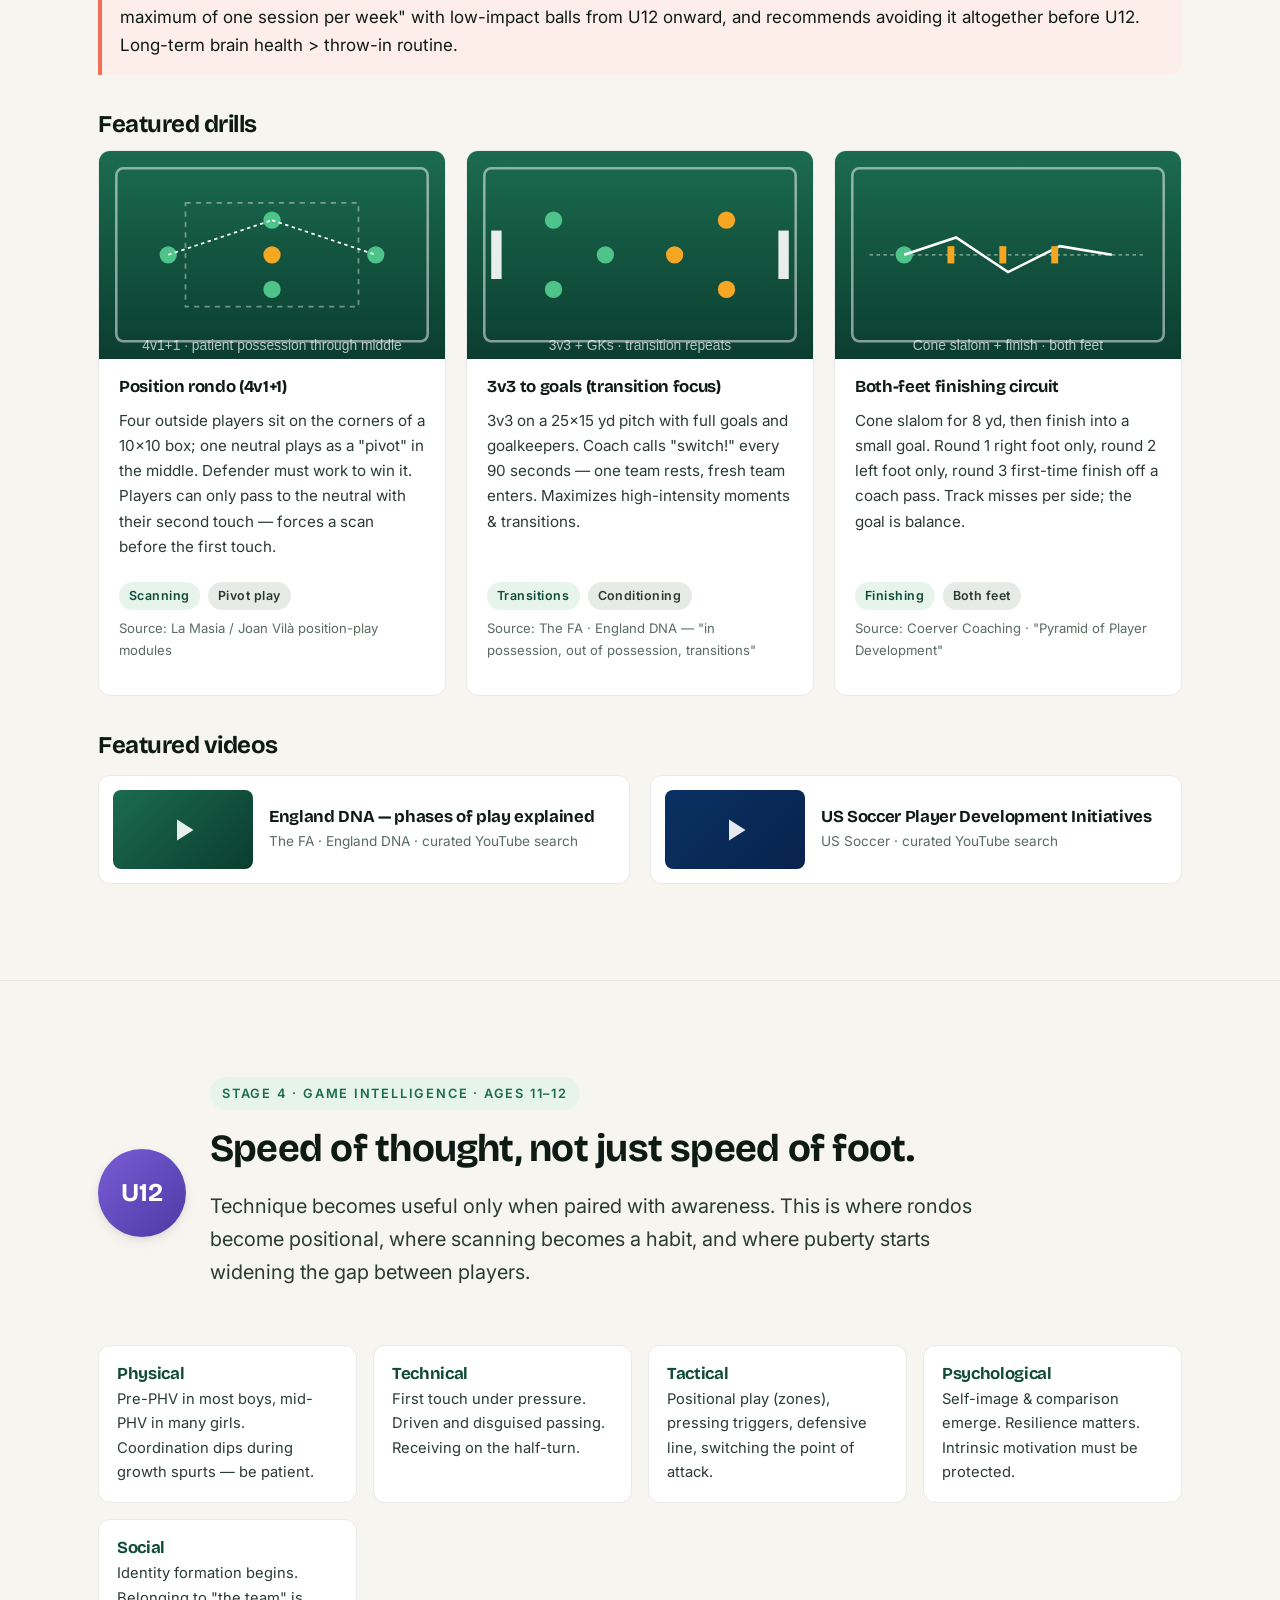
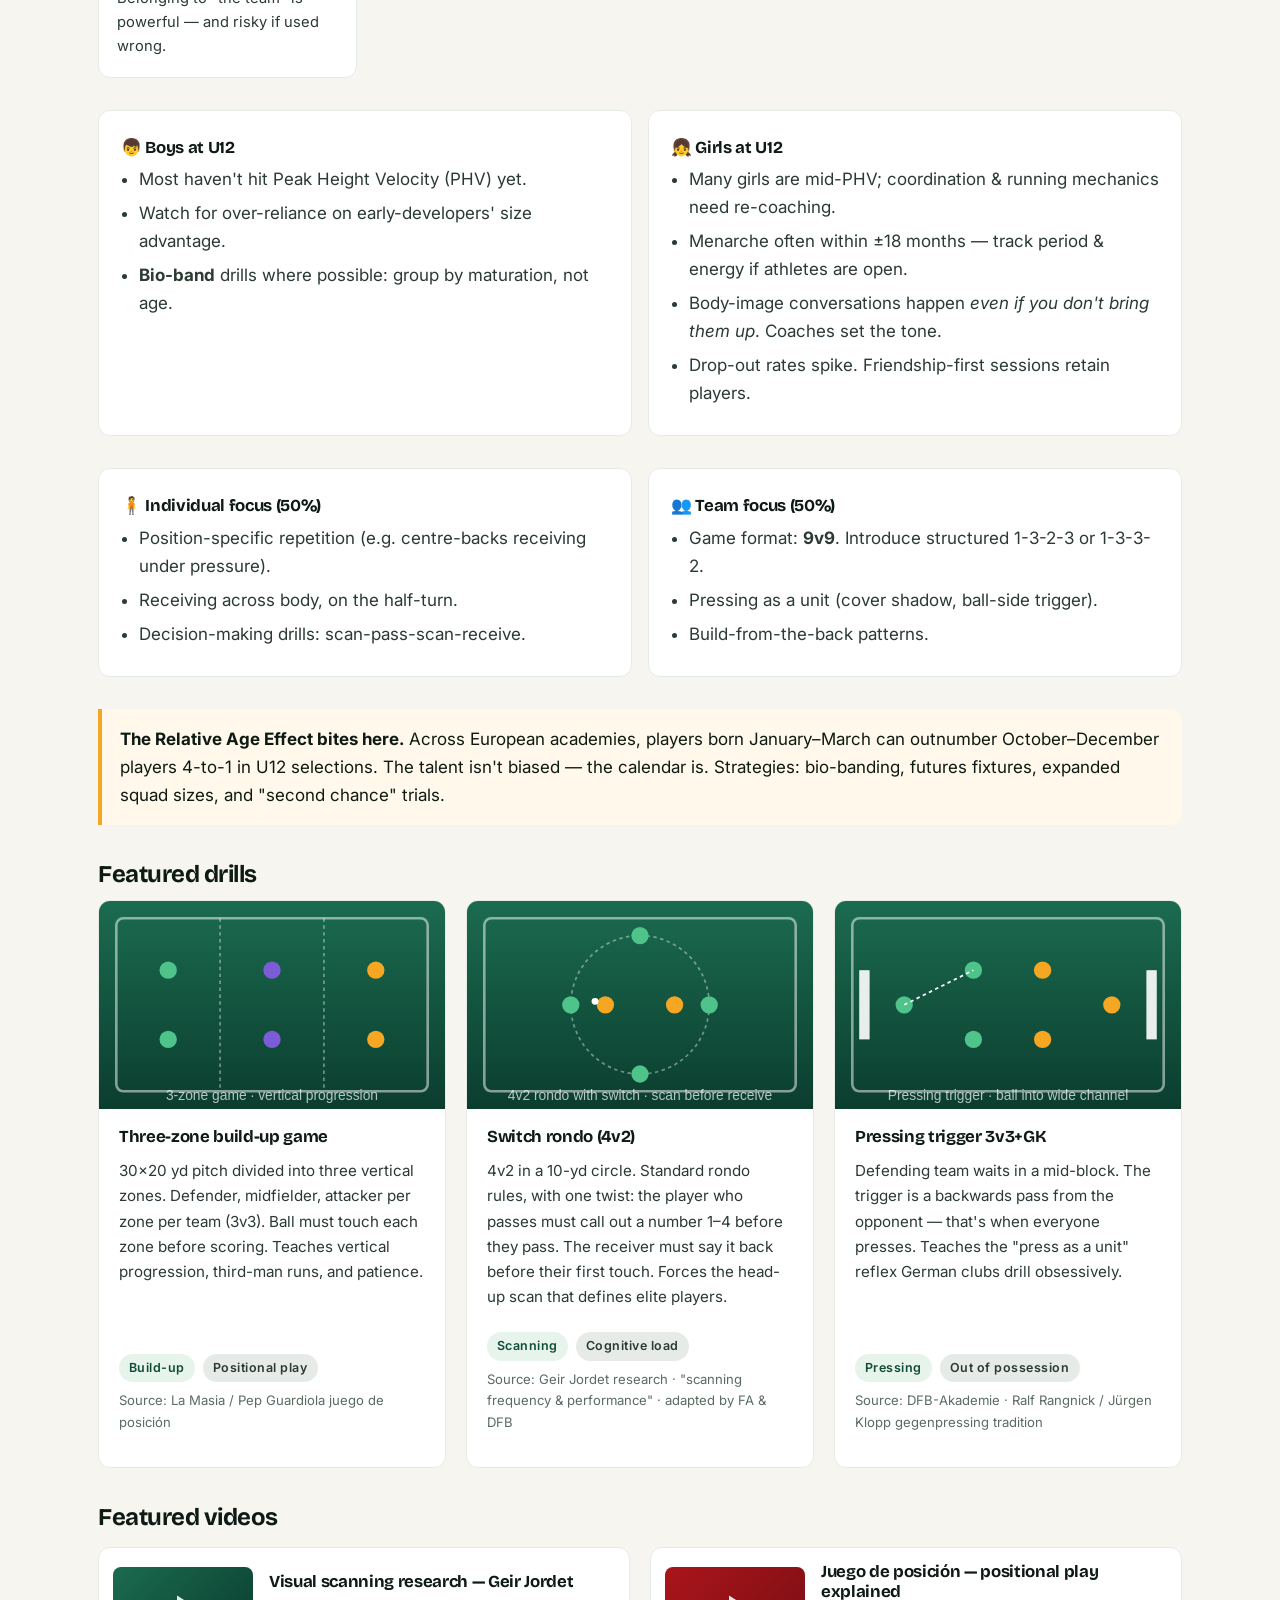
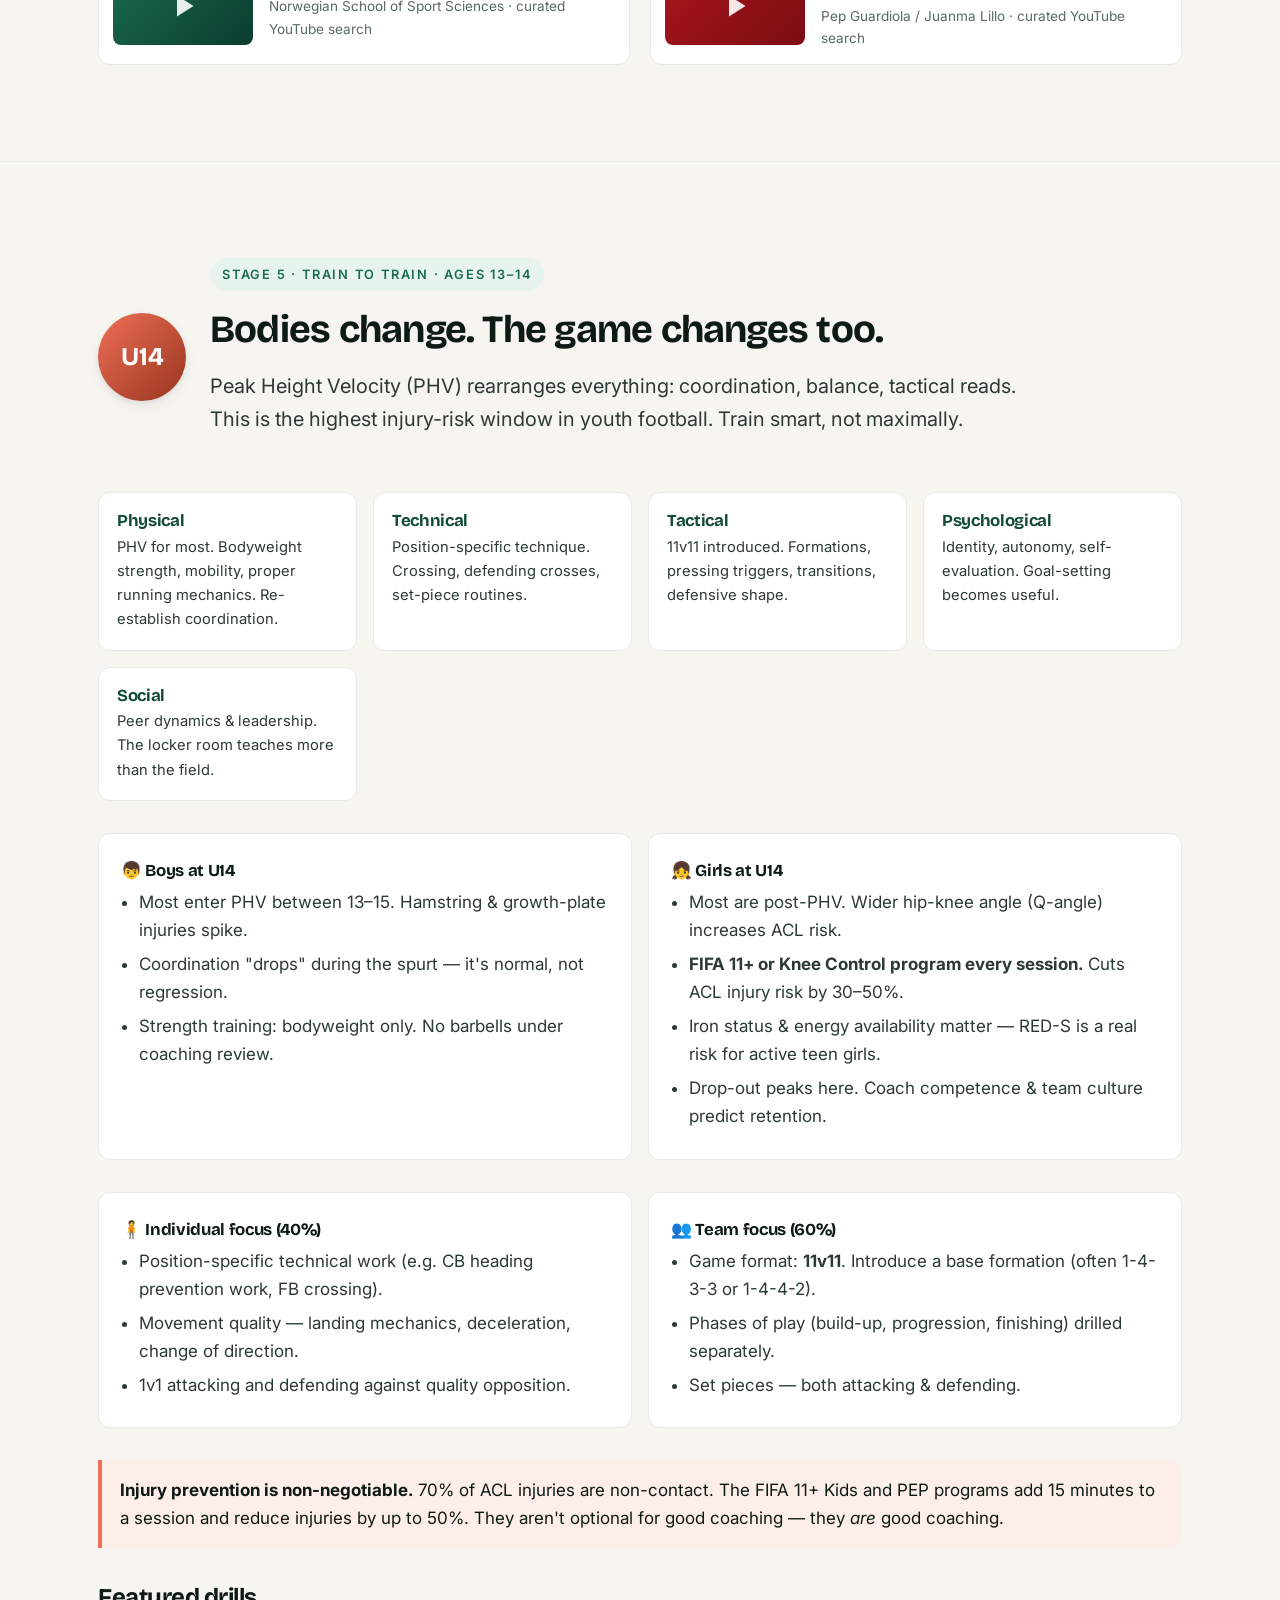
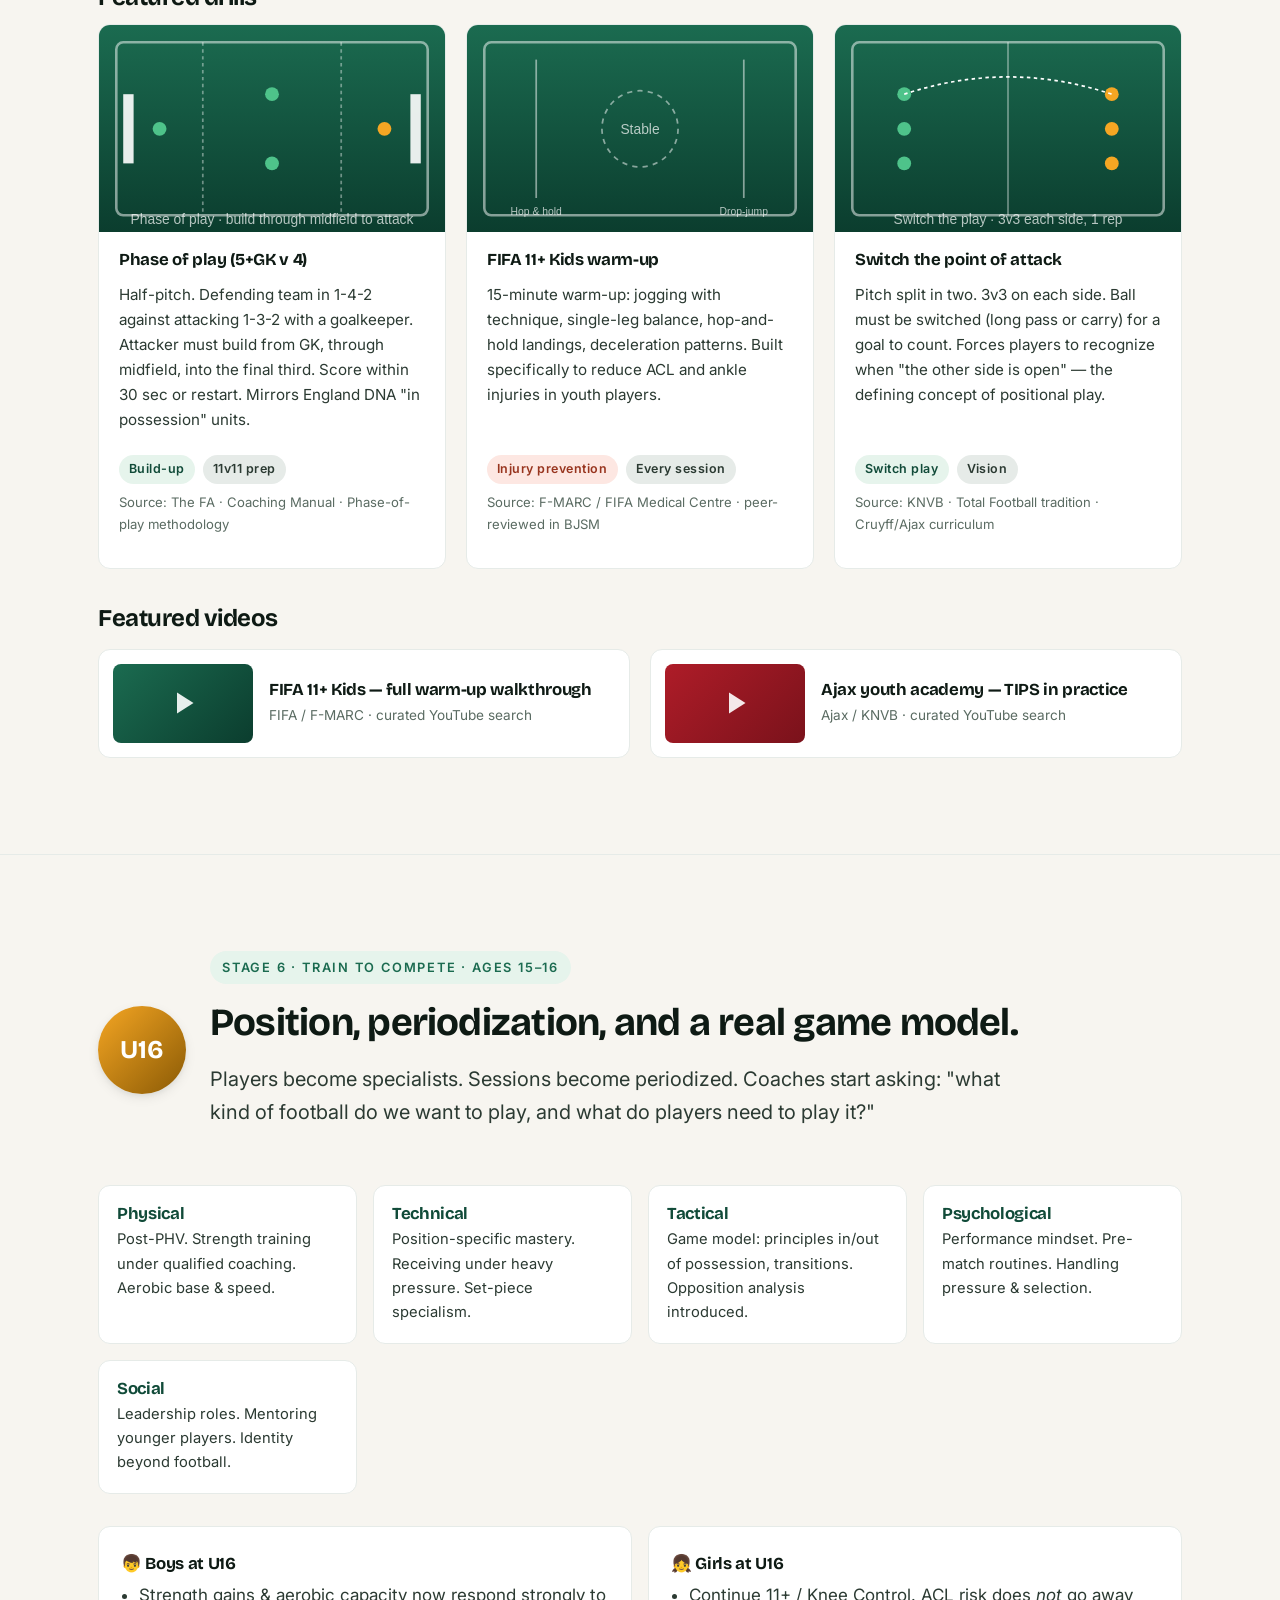
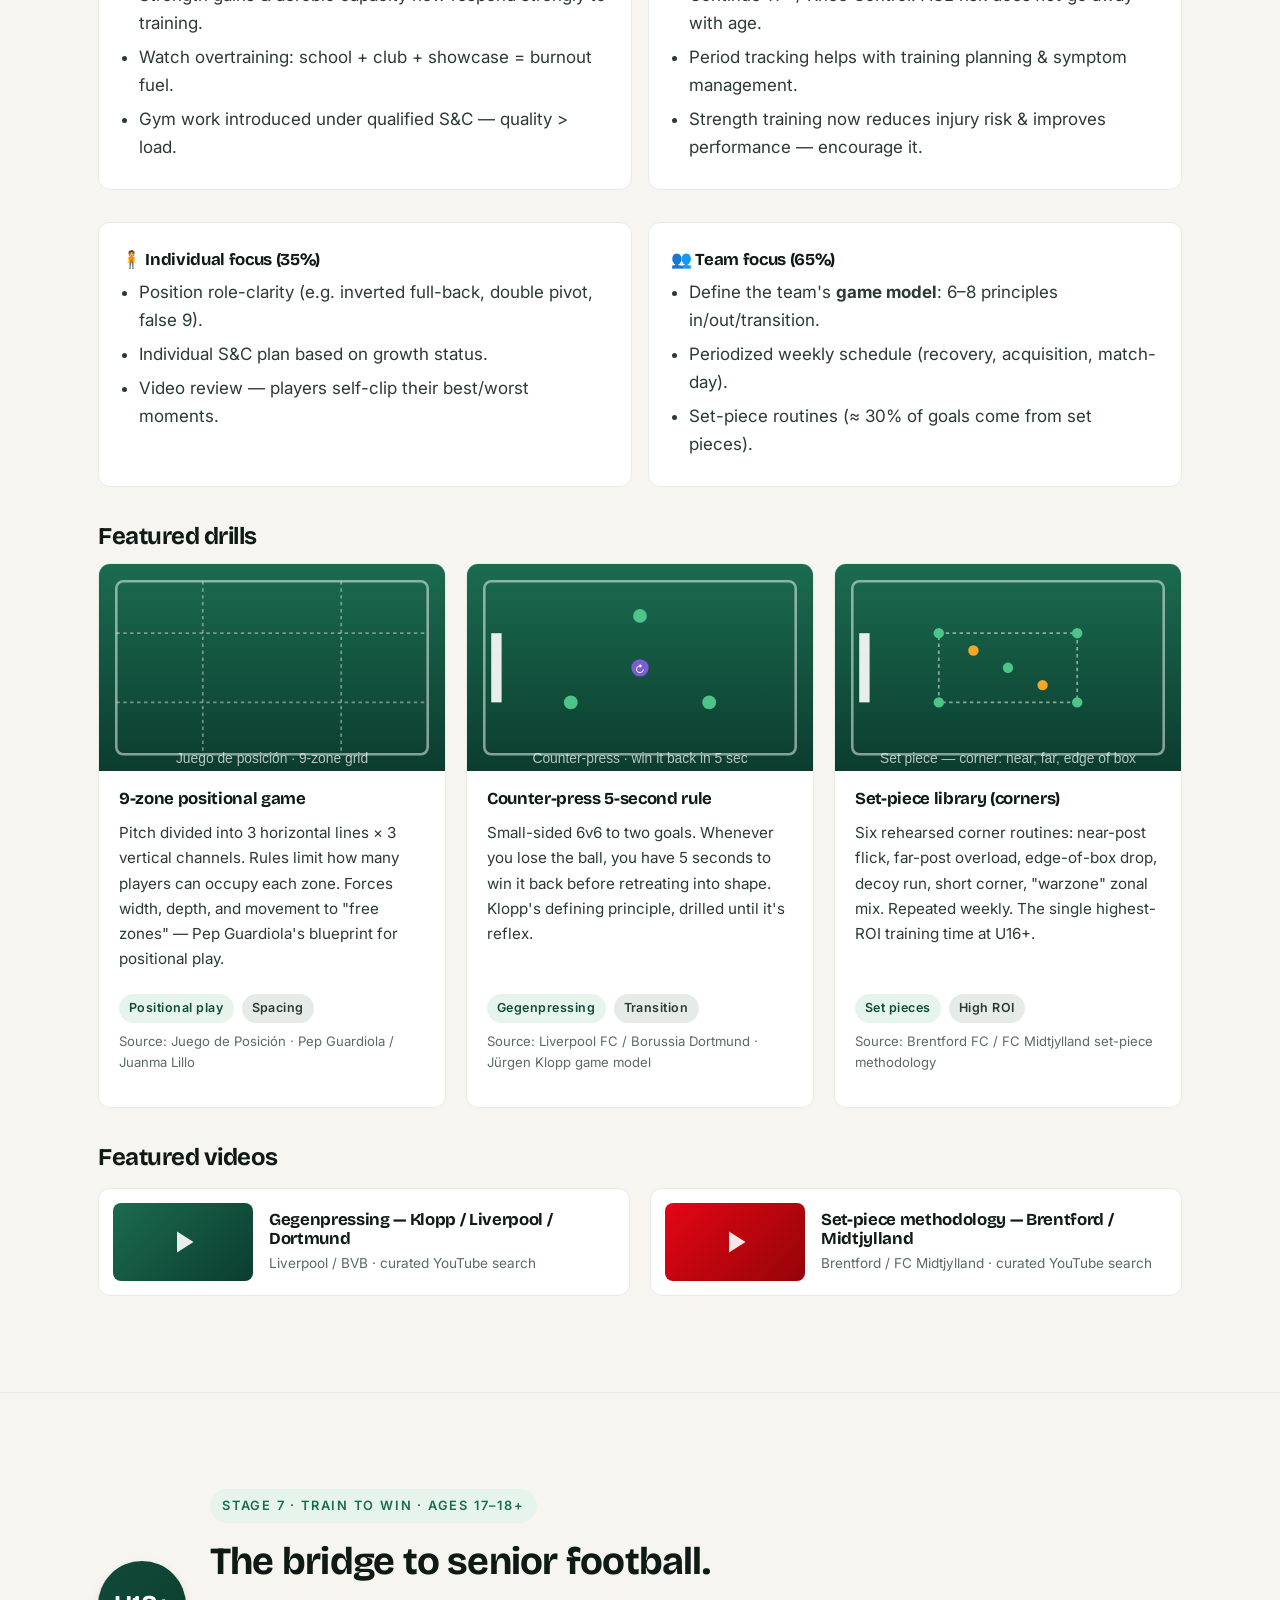
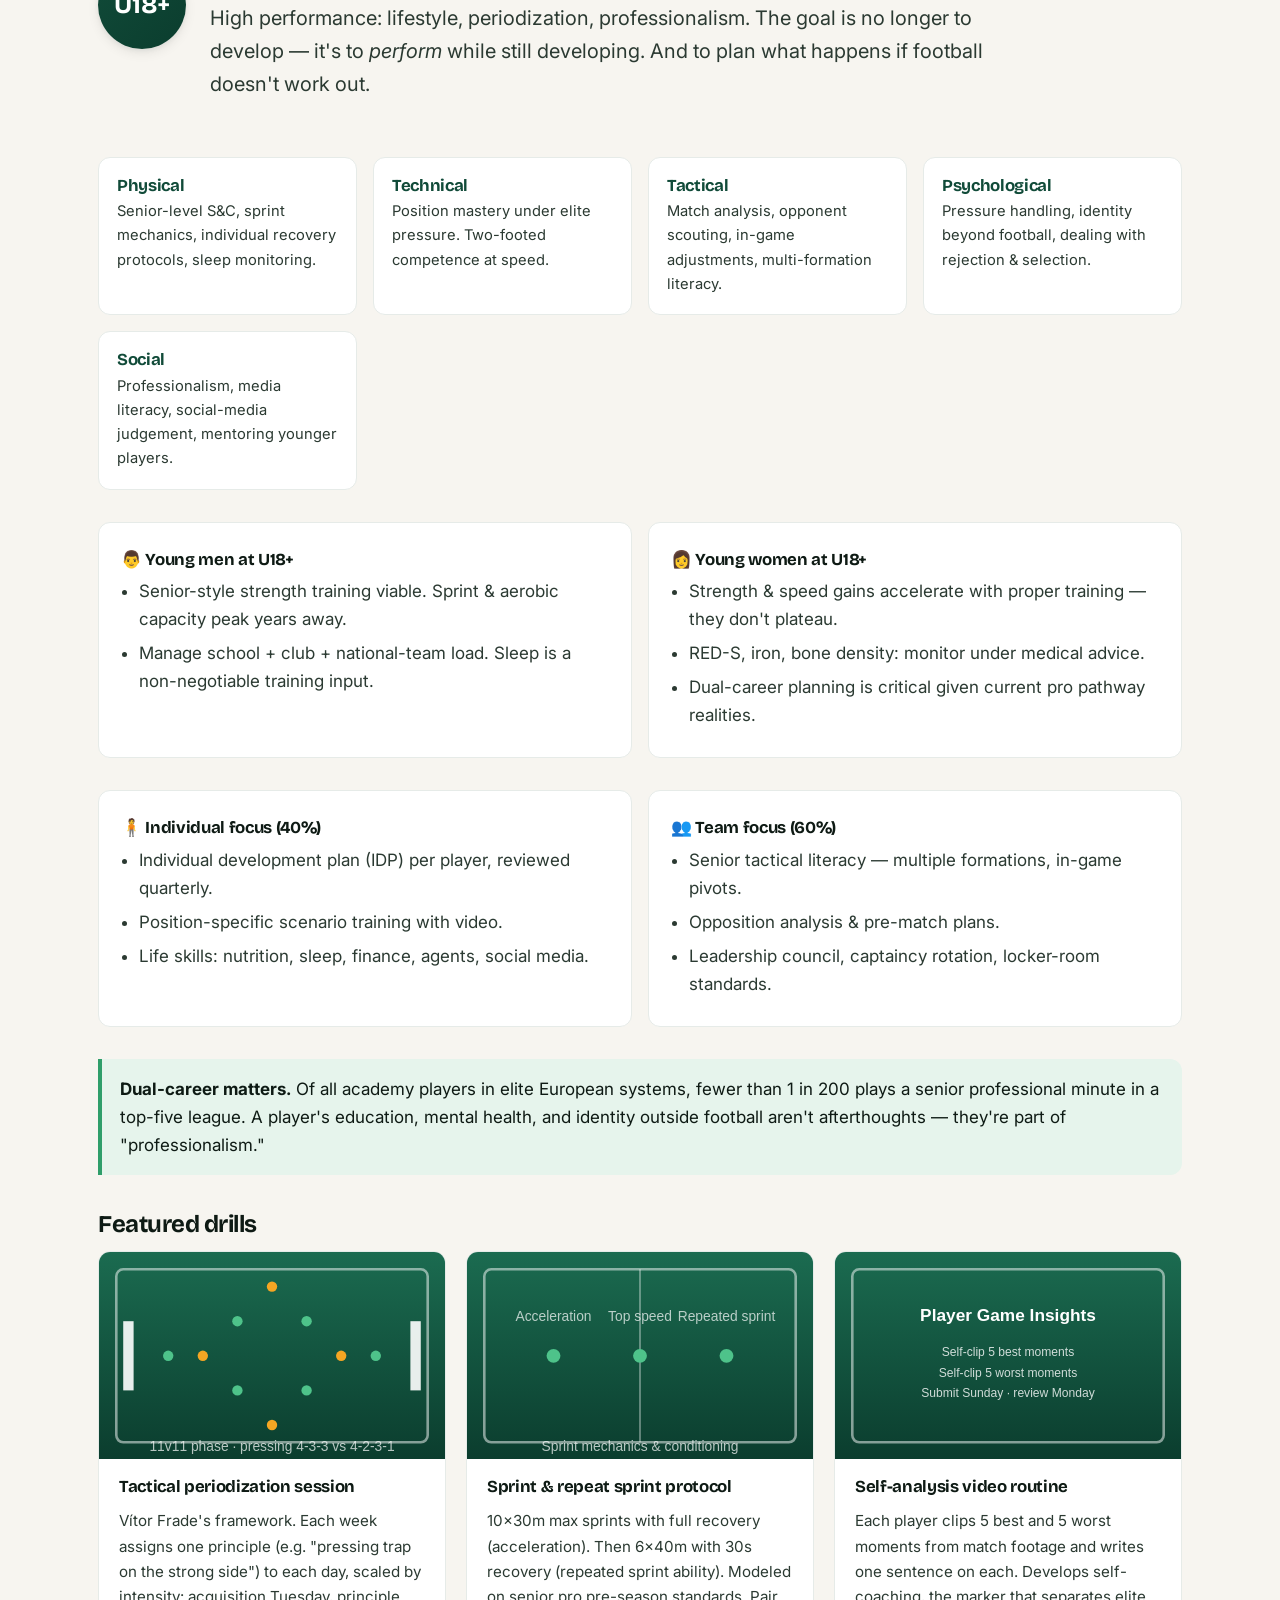
<file: stages.html>
<!doctype html>
<html lang="en">
<head>
<meta charset="utf-8" />
<meta name="viewport" content="width=device-width, initial-scale=1" />
<title>Developmental Stages · Youth Football Trainer</title>
<meta name="description" content="Stage-by-stage youth soccer development from U6 to U18+. Physical, technical, tactical, psychological, and social development. Boys vs girls. Individual vs team. With drills from European academies." />
<link rel="preconnect" href="https://fonts.googleapis.com">
<link rel="preconnect" href="https://fonts.gstatic.com" crossorigin>
<link href="https://fonts.googleapis.com/css2?family=Bricolage+Grotesque:wght@500;600;700;800&family=Inter:wght@400;500;600;700&display=swap" rel="stylesheet">
<link rel="stylesheet" href="assets/css/style.css" />
<meta name="theme-color" content="#114b39" />
<style>
  /* Page-only tweaks */
  .stage-section[data-stage="u6"]  { --stage-color:#4ec38a; --stage-color-dark:#2f9e6a; }
  .stage-section[data-stage="u8"]  { --stage-color:#2f9e6a; --stage-color-dark:#1b6b50; }
  .stage-section[data-stage="u10"] { --stage-color:#3a8dde; --stage-color-dark:#1f4e8a; }
  .stage-section[data-stage="u12"] { --stage-color:#7b5cd6; --stage-color-dark:#4a3ba3; }
  .stage-section[data-stage="u14"] { --stage-color:#ef6f57; --stage-color-dark:#98351f; }
  .stage-section[data-stage="u16"] { --stage-color:#f5a623; --stage-color-dark:#8a5a05; }
  .stage-section[data-stage="u18"] { --stage-color:#114b39; --stage-color-dark:#0b3d2e; }

  .video-card {
    display: flex; gap: 16px; align-items: center;
    background: #fff; border: 1px solid var(--ink-100);
    border-radius: var(--radius-md); padding: 14px;
    text-decoration: none; color: inherit; border-bottom: 1px solid var(--ink-100);
    transition: all .2s ease;
  }
  .video-card:hover { border-color: var(--ink-300); box-shadow: var(--shadow-md); transform: translateY(-1px); }
  .video-thumb {
    width: 140px; aspect-ratio: 16/9;
    border-radius: 8px; flex: 0 0 auto;
    background: linear-gradient(135deg, var(--pitch-700), var(--pitch-900));
    display: flex; align-items: center; justify-content: center;
    color: #fff;
  }
  .video-thumb svg { width: 36px; height: 36px; opacity: .9; }
  .video-card h4 { margin: 0 0 4px; }
  .video-card .source { font-size: .85rem; color: var(--ink-500); margin: 0; }
  @media (max-width: 520px) {
    .video-card { flex-direction: column; align-items: stretch; }
    .video-thumb { width: 100%; }
  }
</style>
<script data-goatcounter="https://genemaggio.goatcounter.com/count"
        async src="//gc.zgo.at/count.js"></script>
</head>
<body>
<a class="skip-link" href="#main">Skip to content</a>

<header class="site-header">
  <div class="container nav">
    <a class="brand" href="index.html" aria-label="Youth Football Trainer home">
      <img class="brand-mark" src="assets/images/EE059050-164C-4F3C-9932-99EDD37C66CF.png" alt="" aria-hidden="true" />
      Youth Football Trainer
    </a>
    <button class="nav-toggle" aria-label="Toggle navigation" aria-expanded="false">
      <svg width="24" height="24" viewBox="0 0 24 24" fill="none" stroke="currentColor" stroke-width="2" stroke-linecap="round"><path d="M4 7h16M4 12h16M4 17h16"/></svg>
    </button>
    <ul class="nav-links">
      <li><a href="index.html">Home</a></li>
      <li><a href="stages.html">Stages</a></li>
      <li><a href="philosophies.html">Philosophies</a></li>
      <li><a href="resources.html">Resources</a></li>
    </ul>
  </div>
</header>

<main id="main">

  <!-- Page intro -->
  <section class="hero" style="padding-bottom: 32px;">
    <div class="container">
      <span class="eyebrow">Developmental stages</span>
      <h1>From first touch to first contract.</h1>
      <p class="lede">Seven stages, mapped to the science of how kids grow and learn. Each stage covers what to teach, how to teach it, what's different for boys and girls, where the balance lives between individual mastery and team play, and which drills the top European academies use.</p>

      <nav class="timeline" aria-label="Jump to stage" style="margin-top: 24px;">
        <a href="#u6">U6</a>
        <a href="#u8">U8</a>
        <a href="#u10">U10</a>
        <a href="#u12">U12</a>
        <a href="#u14">U14</a>
        <a href="#u16">U16</a>
        <a href="#u18">U18+</a>
      </nav>

      <div class="callout info" style="margin-top: 28px;">
        <p><strong>How to read this page.</strong> Ages are guidelines, not gates. We follow the LTAD (Long-Term Athletic Development) model — group by maturation when possible, not just birthday. Coaches: pick the stage that fits the player in front of you, not the calendar.</p>
      </div>
    </div>
  </section>

  <!-- ========================= U6 ========================= -->
  <section class="stage-section" id="u6" data-stage="u6">
    <div class="container">
      <div class="stage-header">
        <div class="stage-marker">U6</div>
        <div>
          <span class="eyebrow">Stage 1 · Discovery · ages 4–6</span>
          <h2>Fall in love with the ball.</h2>
          <p class="lede">There are no tactics. There is no team. There is a child, a ball, and joy. Everything else is a distraction at this age.</p>
        </div>
      </div>

      <div class="pillars">
        <div class="pillar"><h4>Physical</h4><p>Gross motor skills, agility, balance, coordination (ABCs). Running, jumping, hopping, skipping.</p></div>
        <div class="pillar"><h4>Technical</h4><p>Many touches per minute. Dribbling with both feet, simple stops, toe-taps.</p></div>
        <div class="pillar"><h4>Tactical</h4><p>Almost none. The "tactical" lesson is: the ball goes in the goal.</p></div>
        <div class="pillar"><h4>Psychological</h4><p>Joy, curiosity, imagination. Praise effort, never outcome.</p></div>
        <div class="pillar"><h4>Social</h4><p>Parallel play. Sharing. Listening for 30 seconds at a time.</p></div>
      </div>

      <div class="compare">
        <div>
          <h4>👦 Boys at this age</h4>
          <ul>
            <li>Slightly higher activity baseline; tend to engage with chase/race games.</li>
            <li>Often more distracted in queues — keep activities flowing.</li>
            <li>Same skill ceiling as girls. Treat them identically.</li>
          </ul>
        </div>
        <div>
          <h4>👧 Girls at this age</h4>
          <ul>
            <li>Often slightly ahead in fine motor coordination &amp; verbal instructions.</li>
            <li>Mixed sessions are ideal — gender separation isn't necessary or beneficial yet.</li>
            <li>Storytelling and imaginative play land especially well.</li>
          </ul>
        </div>
      </div>

      <div class="compare">
        <div>
          <h4>🧍 Individual focus (90%)</h4>
          <ul>
            <li>Every kid has their own ball, every session.</li>
            <li>Ratio of player-to-ball touches matters more than passes.</li>
            <li>Free dribbling, "ball is your best friend" play.</li>
          </ul>
        </div>
        <div>
          <h4>👥 Team focus (10%)</h4>
          <ul>
            <li>Tag-style team games to introduce cooperation.</li>
            <li>Maximum game format: <strong>3v3, no goalkeeper</strong>.</li>
            <li>No standings, no formal positions, no offside.</li>
          </ul>
        </div>
      </div>

      <div class="callout note">
        <p><strong>Coach principle.</strong> If a 5-year-old leaves practice tired, smiling, and wanting to bring the ball home, you've coached a perfect session. Everything else is bonus.</p>
      </div>

      <h3 style="margin-top: 36px;">Featured drills from European academies</h3>
      <div class="card-grid three">

        <article class="drill">
          <div class="drill-diagram">
            <svg viewBox="0 0 200 120" xmlns="http://www.w3.org/2000/svg" aria-hidden="true">
              <rect x="10" y="10" width="180" height="100" fill="none" stroke="rgba(255,255,255,.5)" stroke-width="1.5" rx="4"/>
              <circle cx="50" cy="40" r="6" fill="#4ec38a"/>
              <circle cx="100" cy="60" r="6" fill="#4ec38a"/>
              <circle cx="150" cy="80" r="6" fill="#4ec38a"/>
              <circle cx="80" cy="90" r="6" fill="#f5a623"/>
              <circle cx="130" cy="30" r="6" fill="#f5a623"/>
              <text x="100" y="115" fill="rgba(255,255,255,.7)" font-size="8" text-anchor="middle" font-family="sans-serif">Free dribble zone — many balls, no lines</text>
            </svg>
          </div>
          <div class="drill-body">
            <h4>Sharks &amp; minnows</h4>
            <p>Every player dribbles across a 15×15 yd box. 1–2 "sharks" without a ball try to kick balls out. If a shark gets your ball, you become a shark. Last minnow wins — for two seconds, then play again.</p>
            <div class="drill-meta">
              <span class="badge badge-pitch">Dribbling</span>
              <span class="badge">12+ touches/min</span>
            </div>
            <p class="source">Source: The FA · England Skills Programme</p>
          </div>
        </article>

        <article class="drill">
          <div class="drill-diagram">
            <svg viewBox="0 0 200 120" xmlns="http://www.w3.org/2000/svg" aria-hidden="true">
              <rect x="10" y="10" width="180" height="100" fill="none" stroke="rgba(255,255,255,.5)" stroke-width="1.5" rx="4"/>
              <rect x="14" y="46" width="8" height="28" fill="#fff" opacity=".9"/>
              <rect x="178" y="46" width="8" height="28" fill="#fff" opacity=".9"/>
              <circle cx="60" cy="50" r="5" fill="#4ec38a"/>
              <circle cx="60" cy="80" r="5" fill="#4ec38a"/>
              <circle cx="80" cy="65" r="5" fill="#4ec38a"/>
              <circle cx="140" cy="50" r="5" fill="#f5a623"/>
              <circle cx="140" cy="80" r="5" fill="#f5a623"/>
              <circle cx="120" cy="65" r="5" fill="#f5a623"/>
              <circle cx="100" cy="60" r="3" fill="#fff"/>
              <text x="100" y="115" fill="rgba(255,255,255,.7)" font-size="8" text-anchor="middle" font-family="sans-serif">Funino · 3v3 · two mini-goals each end</text>
            </svg>
          </div>
          <div class="drill-body">
            <h4>Funino (3v3, four mini-goals)</h4>
            <p>The DFB's signature U6–U10 format. Two mini-goals per team forces decision-making (which goal is open?), constant scanning, and 4–5× more 1v1 actions than 7v7. No goalkeepers.</p>
            <div class="drill-meta">
              <span class="badge badge-pitch">Decision-making</span>
              <span class="badge">3v3</span>
            </div>
            <p class="source">Source: DFB · Horst Wein methodology</p>
          </div>
        </article>

        <article class="drill">
          <div class="drill-diagram">
            <svg viewBox="0 0 200 120" xmlns="http://www.w3.org/2000/svg" aria-hidden="true">
              <rect x="10" y="10" width="180" height="100" fill="none" stroke="rgba(255,255,255,.5)" stroke-width="1.5" rx="4"/>
              <circle cx="40" cy="60" r="5" fill="#4ec38a"/>
              <path d="M 40 60 Q 80 30, 120 60 T 180 60" stroke="#fff" stroke-width="1.5" fill="none" stroke-dasharray="3 3"/>
              <rect x="60" y="55" width="6" height="10" fill="#f5a623"/>
              <rect x="100" y="55" width="6" height="10" fill="#f5a623"/>
              <rect x="140" y="55" width="6" height="10" fill="#f5a623"/>
              <text x="100" y="115" fill="rgba(255,255,255,.7)" font-size="8" text-anchor="middle" font-family="sans-serif">Cone slalom · ball mastery</text>
            </svg>
          </div>
          <div class="drill-body">
            <h4>Animal walks with the ball</h4>
            <p>"Sneak like a cat," "stomp like a dinosaur," "hop like a kangaroo" — each animal forces a different surface of the foot (sole, laces, inside, outside). Tom Byer's "ball mastery first" philosophy in action.</p>
            <div class="drill-meta">
              <span class="badge badge-pitch">Ball mastery</span>
              <span class="badge">Imagination</span>
            </div>
            <p class="source">Source: Tom Byer · "Soccer Starts at Home"</p>
          </div>
        </article>

      </div>

      <h3 style="margin-top: 36px;">Featured videos</h3>
      <p style="font-size:.92rem;color:var(--ink-500);max-width:62ch;">Each video link opens a curated YouTube search filtered to the relevant federation or coach, so you land on current vetted content rather than a single video that may have been removed. <a href="resources.html#about">Why we do this →</a></p>
      <div class="card-grid two" style="margin-top: 16px;">
        <a class="video-card" href="https://www.youtube.com/results?search_query=England+FA+Skills+Programme+foundation+phase+grassroots+coaching" target="_blank" rel="noopener">
          <div class="video-thumb"><svg viewBox="0 0 24 24" fill="currentColor"><path d="M8 5v14l11-7z"/></svg></div>
          <div>
            <h4>England Skills Programme — Foundation Phase</h4>
            <p class="source">The FA · grassroots coaching · curated YouTube search</p>
          </div>
        </a>
        <a class="video-card" href="https://www.youtube.com/results?search_query=DFB+Funino+spielen+Fussball+Kinder" target="_blank" rel="noopener">
          <div class="video-thumb" style="background: linear-gradient(135deg,#000,#444);"><svg viewBox="0 0 24 24" fill="currentColor"><path d="M8 5v14l11-7z"/></svg></div>
          <div>
            <h4>Funino — playing your way into football</h4>
            <p class="source">DFB · Deutscher Fußball-Bund · curated YouTube search</p>
          </div>
        </a>
        <a class="video-card" href="https://www.youtube.com/results?search_query=Tom+Byer+soccer+starts+at+home+ball+mastery+kids" target="_blank" rel="noopener">
          <div class="video-thumb" style="background: linear-gradient(135deg,#1b6b50,#114b39);"><svg viewBox="0 0 24 24" fill="currentColor"><path d="M8 5v14l11-7z"/></svg></div>
          <div>
            <h4>Soccer Starts at Home — ball-mastery basics</h4>
            <p class="source">Tom Byer · curated YouTube search</p>
          </div>
        </a>
      </div>
    </div>
  </section>

  <!-- ========================= U8 ========================= -->
  <section class="stage-section" id="u8" data-stage="u8">
    <div class="container">
      <div class="stage-header">
        <div class="stage-marker">U8</div>
        <div>
          <span class="eyebrow">Stage 2 · Foundation · ages 7–8</span>
          <h2>Build a personal relationship with the ball.</h2>
          <p class="lede">This is when ball mastery either takes root or it doesn't. Repetition is your best friend; standing in lines is your worst enemy.</p>
        </div>
      </div>

      <div class="pillars">
        <div class="pillar"><h4>Physical</h4><p>Coordination still developing. Speed-of-feet drills. Avoid heavy strength work.</p></div>
        <div class="pillar"><h4>Technical</h4><p>Dribbling at speed, both feet, all surfaces. Ball lifts. Receiving with sole.</p></div>
        <div class="pillar"><h4>Tactical</h4><p>"Find space." Spread out vs. swarm. Score in our goal, defend the other.</p></div>
        <div class="pillar"><h4>Psychological</h4><p>Confidence. Try hard things. Fail safely. Celebrate effort &amp; creativity.</p></div>
        <div class="pillar"><h4>Social</h4><p>Cooperation begins to feel useful. Take turns. Listen to a 60-second instruction.</p></div>
      </div>

      <div class="compare">
        <div>
          <h4>👦 Boys at U8</h4>
          <ul>
            <li>Tend toward physical dueling — channel into 1v1 contests.</li>
            <li>Watch ego: protect kids who lose 1v1s. Pair losers with new winners.</li>
          </ul>
        </div>
        <div>
          <h4>👧 Girls at U8</h4>
          <ul>
            <li>Cooperative formats often produce more touches than competitive ones.</li>
            <li>Coach voice matters: encouraging, specific, genuine. Avoid the "honey" tone.</li>
            <li>Mixed-gender play is still ideal at this age (and many U8 leagues default to it).</li>
          </ul>
        </div>
      </div>

      <div class="compare">
        <div>
          <h4>🧍 Individual focus (75%)</h4>
          <ul>
            <li>Every player, every session, gets time alone with their ball.</li>
            <li>Ball mastery menu: La Liga / Coerver-style toe-taps, V-pulls, scissors, step-overs.</li>
            <li>1v1 contests against varying opponents.</li>
          </ul>
        </div>
        <div>
          <h4>👥 Team focus (25%)</h4>
          <ul>
            <li>Game format: <strong>4v4 to 5v5</strong>, mini-goals or small goals, no GK.</li>
            <li>One simple game-day theme per week (e.g. "spread out when we have the ball").</li>
            <li>No fixed positions. Everyone plays everywhere.</li>
          </ul>
        </div>
      </div>

      <h3 style="margin-top: 36px;">Featured drills</h3>
      <div class="card-grid three">

        <article class="drill">
          <div class="drill-diagram">
            <svg viewBox="0 0 200 120" xmlns="http://www.w3.org/2000/svg" aria-hidden="true">
              <rect x="10" y="10" width="180" height="100" fill="none" stroke="rgba(255,255,255,.5)" stroke-width="1.5" rx="4"/>
              <circle cx="100" cy="60" r="32" fill="none" stroke="rgba(255,255,255,.5)" stroke-width="1.5"/>
              <circle cx="68" cy="60" r="5" fill="#4ec38a"/>
              <circle cx="100" cy="28" r="5" fill="#4ec38a"/>
              <circle cx="132" cy="60" r="5" fill="#4ec38a"/>
              <circle cx="100" cy="92" r="5" fill="#4ec38a"/>
              <circle cx="100" cy="60" r="5" fill="#f5a623"/>
              <circle cx="80" cy="50" r="2" fill="#fff"/>
              <text x="100" y="115" fill="rgba(255,255,255,.7)" font-size="8" text-anchor="middle" font-family="sans-serif">Rondo · 4v1 · two-touch maximum</text>
            </svg>
          </div>
          <div class="drill-body">
            <h4>Rondo 4v1</h4>
            <p>Spain's most famous training tool. Four players in a 6×6 yd circle pass and keep the ball; one defender in the middle tries to win it. Two-touch max. Build to 5v2, 6v2 with age. The single best drill ever invented for first-touch quality and scanning.</p>
            <div class="drill-meta">
              <span class="badge badge-pitch">Possession</span>
              <span class="badge">First touch</span>
            </div>
            <p class="source">Source: RFEF · La Masia tradition · used daily by FC Barcelona since the Cruyff era</p>
          </div>
        </article>

        <article class="drill">
          <div class="drill-diagram">
            <svg viewBox="0 0 200 120" xmlns="http://www.w3.org/2000/svg" aria-hidden="true">
              <rect x="10" y="10" width="180" height="100" fill="none" stroke="rgba(255,255,255,.5)" stroke-width="1.5" rx="4"/>
              <line x1="100" y1="10" x2="100" y2="110" stroke="rgba(255,255,255,.4)" stroke-width="1" stroke-dasharray="2 2"/>
              <circle cx="40" cy="60" r="6" fill="#4ec38a"/>
              <circle cx="160" cy="60" r="6" fill="#f5a623"/>
              <circle cx="50" cy="60" r="3" fill="#fff"/>
              <rect x="14" y="48" width="6" height="24" fill="#fff" opacity=".9"/>
              <rect x="180" y="48" width="6" height="24" fill="#fff" opacity=".9"/>
              <text x="100" y="115" fill="rgba(255,255,255,.7)" font-size="8" text-anchor="middle" font-family="sans-serif">1v1 to mini-goals · attacker chooses goal</text>
            </svg>
          </div>
          <div class="drill-body">
            <h4>1v1 to two goals</h4>
            <p>Pitch is 12×8 yd with a mini-goal at each end. Attacker can score in either. Forces defender to delay rather than dive in. 60-second rounds; rotate.</p>
            <div class="drill-meta">
              <span class="badge badge-pitch">1v1</span>
              <span class="badge">Confidence</span>
            </div>
            <p class="source">Source: KNVB · Coerver Coaching · Wiel Coerver method</p>
          </div>
        </article>

        <article class="drill">
          <div class="drill-diagram">
            <svg viewBox="0 0 200 120" xmlns="http://www.w3.org/2000/svg" aria-hidden="true">
              <rect x="10" y="10" width="180" height="100" fill="none" stroke="rgba(255,255,255,.5)" stroke-width="1.5" rx="4"/>
              <circle cx="40" cy="40" r="5" fill="#4ec38a"/>
              <circle cx="40" cy="80" r="5" fill="#4ec38a"/>
              <circle cx="160" cy="40" r="5" fill="#f5a623"/>
              <circle cx="160" cy="80" r="5" fill="#f5a623"/>
              <circle cx="100" cy="60" r="6" fill="#7b5cd6"/>
              <text x="100" y="56" fill="#fff" font-size="6" text-anchor="middle" font-family="sans-serif">N</text>
              <line x1="40" y1="40" x2="100" y2="60" stroke="#fff" stroke-width="1" stroke-dasharray="2 2"/>
              <line x1="100" y1="60" x2="160" y2="80" stroke="#fff" stroke-width="1" stroke-dasharray="2 2"/>
              <text x="100" y="115" fill="rgba(255,255,255,.7)" font-size="8" text-anchor="middle" font-family="sans-serif">2v2+N · neutral plays for team in possession</text>
            </svg>
          </div>
          <div class="drill-body">
            <h4>2v2 + neutral</h4>
            <p>2v2 in a tight grid with a "joker" who always plays for the team in possession. Effectively 3v2. Teaches finding the spare player, supporting angles, and quick combinations.</p>
            <div class="drill-meta">
              <span class="badge badge-pitch">Combinations</span>
              <span class="badge">Support</span>
            </div>
            <p class="source">Source: DFB-Akademie · "spielintelligenz" (game intelligence) modules</p>
          </div>
        </article>

      </div>

      <h3 style="margin-top: 36px;">Featured videos</h3>
      <div class="card-grid two" style="margin-top: 16px;">
        <a class="video-card" href="https://www.youtube.com/results?search_query=FC+Barcelona+rondo+kids+training+La+Masia" target="_blank" rel="noopener">
          <div class="video-thumb"><svg viewBox="0 0 24 24" fill="currentColor"><path d="M8 5v14l11-7z"/></svg></div>
          <div>
            <h4>Rondos at La Masia — first-touch &amp; scanning</h4>
            <p class="source">FC Barcelona / RFEF · curated YouTube search</p>
          </div>
        </a>
        <a class="video-card" href="https://www.youtube.com/results?search_query=Coerver+Coaching+1v1+ball+mastery+youth" target="_blank" rel="noopener">
          <div class="video-thumb" style="background: linear-gradient(135deg,#21468b,#0a214d);"><svg viewBox="0 0 24 24" fill="currentColor"><path d="M8 5v14l11-7z"/></svg></div>
          <div>
            <h4>Coerver Coaching — ball mastery &amp; 1v1</h4>
            <p class="source">Coerver / KNVB tradition · curated YouTube search</p>
          </div>
        </a>
      </div>

    </div>
  </section>

  <!-- ========================= U10 ========================= -->
  <section class="stage-section" id="u10" data-stage="u10">
    <div class="container">
      <div class="stage-header">
        <div class="stage-marker">U10</div>
        <div>
          <span class="eyebrow">Stage 3 · Skill-building · ages 9–10</span>
          <h2>The "golden age" of motor learning.</h2>
          <p class="lede">Neurologically, kids absorb new motor patterns faster between roughly 9 and 12 than at any other point in life. Whatever you teach now, sticks. Use the window — but use it wisely.</p>
        </div>
      </div>

      <div class="pillars">
        <div class="pillar"><h4>Physical</h4><p>Speed-of-feet, coordination, multi-directional movement. Light plyometrics with bodyweight. No heavy lifting.</p></div>
        <div class="pillar"><h4>Technical</h4><p>Refined dribbling at speed, accurate passing 5–15 yd, receiving across the body, basic finishing.</p></div>
        <div class="pillar"><h4>Tactical</h4><p>Width &amp; depth in possession. Pressing the ball-carrier. Defending as a pair (cover &amp; balance).</p></div>
        <div class="pillar"><h4>Psychological</h4><p>Persistence. Dealing with mistakes. Beginning to coach themselves.</p></div>
        <div class="pillar"><h4>Social</h4><p>Captaincy can rotate weekly. Players begin to understand fairness &amp; rules.</p></div>
      </div>

      <div class="compare">
        <div>
          <h4>👦 Boys at U10</h4>
          <ul>
            <li>Pre-puberty: physical differences are minimal. Skill rules.</li>
            <li>Boys may need help <em>verbalizing</em> what they tried and what they'd change.</li>
          </ul>
        </div>
        <div>
          <h4>👧 Girls at U10</h4>
          <ul>
            <li>Some girls begin pubertal changes; growth-related coordination loss is normal.</li>
            <li>Begin <strong>FIFA 11+ Kids</strong> warm-up: cuts ACL injury risk significantly.</li>
            <li>Many federations recommend separate girls' teams from this age — based on retention research, not physiology.</li>
          </ul>
        </div>
      </div>

      <div class="compare">
        <div>
          <h4>🧍 Individual focus (60%)</h4>
          <ul>
            <li>Daily ball mastery menu (5–10 minutes).</li>
            <li>1v1 attacking moves: scissors, step-over, La Croqueta, body feint, Cruyff turn.</li>
            <li>Both-foot finishing — no "weak foot."</li>
          </ul>
        </div>
        <div>
          <h4>👥 Team focus (40%)</h4>
          <ul>
            <li>Game format: <strong>5v5 → 7v7</strong>. Introduce a goalkeeper.</li>
            <li>Width &amp; depth: "stretch the pitch in possession, shrink it without."</li>
            <li>Free rotation of all positions, including GK.</li>
          </ul>
        </div>
      </div>

      <div class="callout warn">
        <p><strong>No heading practice yet.</strong> US Soccer prohibits deliberate heading before U12. The English FA's 2020 guidance limits heading to "a maximum of one session per week" with low-impact balls from U12 onward, and recommends avoiding it altogether before U12. Long-term brain health &gt; throw-in routine.</p>
      </div>

      <h3 style="margin-top: 36px;">Featured drills</h3>
      <div class="card-grid three">

        <article class="drill">
          <div class="drill-diagram">
            <svg viewBox="0 0 200 120" xmlns="http://www.w3.org/2000/svg" aria-hidden="true">
              <rect x="10" y="10" width="180" height="100" fill="none" stroke="rgba(255,255,255,.5)" stroke-width="1.5" rx="4"/>
              <rect x="50" y="30" width="100" height="60" fill="none" stroke="rgba(255,255,255,.4)" stroke-width="1" stroke-dasharray="3 3"/>
              <circle cx="40" cy="60" r="5" fill="#4ec38a"/>
              <circle cx="100" cy="40" r="5" fill="#4ec38a"/>
              <circle cx="100" cy="80" r="5" fill="#4ec38a"/>
              <circle cx="160" cy="60" r="5" fill="#4ec38a"/>
              <circle cx="100" cy="60" r="5" fill="#f5a623"/>
              <line x1="40" y1="60" x2="100" y2="40" stroke="#fff" stroke-width="1" stroke-dasharray="2 2"/>
              <line x1="100" y1="40" x2="160" y2="60" stroke="#fff" stroke-width="1" stroke-dasharray="2 2"/>
              <text x="100" y="115" fill="rgba(255,255,255,.7)" font-size="8" text-anchor="middle" font-family="sans-serif">4v1+1 · patient possession through middle</text>
            </svg>
          </div>
          <div class="drill-body">
            <h4>Position rondo (4v1+1)</h4>
            <p>Four outside players sit on the corners of a 10×10 box; one neutral plays as a "pivot" in the middle. Defender must work to win it. Players can only pass to the neutral with their second touch — forces a scan before the first touch.</p>
            <div class="drill-meta">
              <span class="badge badge-pitch">Scanning</span>
              <span class="badge">Pivot play</span>
            </div>
            <p class="source">Source: La Masia / Joan Vilà position-play modules</p>
          </div>
        </article>

        <article class="drill">
          <div class="drill-diagram">
            <svg viewBox="0 0 200 120" xmlns="http://www.w3.org/2000/svg" aria-hidden="true">
              <rect x="10" y="10" width="180" height="100" fill="none" stroke="rgba(255,255,255,.5)" stroke-width="1.5" rx="4"/>
              <rect x="14" y="46" width="6" height="28" fill="#fff" opacity=".9"/>
              <rect x="180" y="46" width="6" height="28" fill="#fff" opacity=".9"/>
              <circle cx="50" cy="40" r="5" fill="#4ec38a"/>
              <circle cx="50" cy="80" r="5" fill="#4ec38a"/>
              <circle cx="80" cy="60" r="5" fill="#4ec38a"/>
              <circle cx="120" cy="60" r="5" fill="#f5a623"/>
              <circle cx="150" cy="40" r="5" fill="#f5a623"/>
              <circle cx="150" cy="80" r="5" fill="#f5a623"/>
              <text x="100" y="115" fill="rgba(255,255,255,.7)" font-size="8" text-anchor="middle" font-family="sans-serif">3v3 + GKs · transition repeats</text>
            </svg>
          </div>
          <div class="drill-body">
            <h4>3v3 to goals (transition focus)</h4>
            <p>3v3 on a 25×15 yd pitch with full goals and goalkeepers. Coach calls "switch!" every 90 seconds — one team rests, fresh team enters. Maximizes high-intensity moments &amp; transitions.</p>
            <div class="drill-meta">
              <span class="badge badge-pitch">Transitions</span>
              <span class="badge">Conditioning</span>
            </div>
            <p class="source">Source: The FA · England DNA — "in possession, out of possession, transitions"</p>
          </div>
        </article>

        <article class="drill">
          <div class="drill-diagram">
            <svg viewBox="0 0 200 120" xmlns="http://www.w3.org/2000/svg" aria-hidden="true">
              <rect x="10" y="10" width="180" height="100" fill="none" stroke="rgba(255,255,255,.5)" stroke-width="1.5" rx="4"/>
              <line x1="20" y1="60" x2="180" y2="60" stroke="rgba(255,255,255,.4)" stroke-dasharray="2 2"/>
              <circle cx="40" cy="60" r="5" fill="#4ec38a"/>
              <path d="M 40 60 L 70 50 L 100 70 L 130 55 L 160 60" stroke="#fff" stroke-width="1.5" fill="none"/>
              <rect x="65" y="55" width="4" height="10" fill="#f5a623"/>
              <rect x="95" y="55" width="4" height="10" fill="#f5a623"/>
              <rect x="125" y="55" width="4" height="10" fill="#f5a623"/>
              <text x="100" y="115" fill="rgba(255,255,255,.7)" font-size="8" text-anchor="middle" font-family="sans-serif">Cone slalom + finish · both feet</text>
            </svg>
          </div>
          <div class="drill-body">
            <h4>Both-feet finishing circuit</h4>
            <p>Cone slalom for 8 yd, then finish into a small goal. Round 1 right foot only, round 2 left foot only, round 3 first-time finish off a coach pass. Track misses per side; the goal is balance.</p>
            <div class="drill-meta">
              <span class="badge badge-pitch">Finishing</span>
              <span class="badge">Both feet</span>
            </div>
            <p class="source">Source: Coerver Coaching · "Pyramid of Player Development"</p>
          </div>
        </article>
      </div>

      <h3 style="margin-top: 36px;">Featured videos</h3>
      <div class="card-grid two" style="margin-top: 16px;">
        <a class="video-card" href="https://www.youtube.com/results?search_query=England+DNA+in+possession+out+of+possession+transitions+coaching" target="_blank" rel="noopener">
          <div class="video-thumb"><svg viewBox="0 0 24 24" fill="currentColor"><path d="M8 5v14l11-7z"/></svg></div>
          <div>
            <h4>England DNA — phases of play explained</h4>
            <p class="source">The FA · England DNA · curated YouTube search</p>
          </div>
        </a>
        <a class="video-card" href="https://www.youtube.com/results?search_query=US+Soccer+heading+restrictions+grassroots+player+development" target="_blank" rel="noopener">
          <div class="video-thumb" style="background: linear-gradient(135deg,#0a3162,#08234d);"><svg viewBox="0 0 24 24" fill="currentColor"><path d="M8 5v14l11-7z"/></svg></div>
          <div>
            <h4>US Soccer Player Development Initiatives</h4>
            <p class="source">US Soccer · curated YouTube search</p>
          </div>
        </a>
      </div>
    </div>
  </section>

  <!-- ========================= U12 ========================= -->
  <section class="stage-section" id="u12" data-stage="u12">
    <div class="container">
      <div class="stage-header">
        <div class="stage-marker">U12</div>
        <div>
          <span class="eyebrow">Stage 4 · Game intelligence · ages 11–12</span>
          <h2>Speed of thought, not just speed of foot.</h2>
          <p class="lede">Technique becomes useful only when paired with awareness. This is where rondos become positional, where scanning becomes a habit, and where puberty starts widening the gap between players.</p>
        </div>
      </div>

      <div class="pillars">
        <div class="pillar"><h4>Physical</h4><p>Pre-PHV in most boys, mid-PHV in many girls. Coordination dips during growth spurts — be patient.</p></div>
        <div class="pillar"><h4>Technical</h4><p>First touch under pressure. Driven and disguised passing. Receiving on the half-turn.</p></div>
        <div class="pillar"><h4>Tactical</h4><p>Positional play (zones), pressing triggers, defensive line, switching the point of attack.</p></div>
        <div class="pillar"><h4>Psychological</h4><p>Self-image &amp; comparison emerge. Resilience matters. Intrinsic motivation must be protected.</p></div>
        <div class="pillar"><h4>Social</h4><p>Identity formation begins. Belonging to "the team" is powerful — and risky if used wrong.</p></div>
      </div>

      <div class="compare">
        <div>
          <h4>👦 Boys at U12</h4>
          <ul>
            <li>Most haven't hit Peak Height Velocity (PHV) yet.</li>
            <li>Watch for over-reliance on early-developers' size advantage.</li>
            <li><strong>Bio-band</strong> drills where possible: group by maturation, not age.</li>
          </ul>
        </div>
        <div>
          <h4>👧 Girls at U12</h4>
          <ul>
            <li>Many girls are mid-PHV; coordination &amp; running mechanics need re-coaching.</li>
            <li>Menarche often within ±18 months — track period &amp; energy if athletes are open.</li>
            <li>Body-image conversations happen <em>even if you don't bring them up</em>. Coaches set the tone.</li>
            <li>Drop-out rates spike. Friendship-first sessions retain players.</li>
          </ul>
        </div>
      </div>

      <div class="compare">
        <div>
          <h4>🧍 Individual focus (50%)</h4>
          <ul>
            <li>Position-specific repetition (e.g. centre-backs receiving under pressure).</li>
            <li>Receiving across body, on the half-turn.</li>
            <li>Decision-making drills: scan-pass-scan-receive.</li>
          </ul>
        </div>
        <div>
          <h4>👥 Team focus (50%)</h4>
          <ul>
            <li>Game format: <strong>9v9</strong>. Introduce structured 1-3-2-3 or 1-3-3-2.</li>
            <li>Pressing as a unit (cover shadow, ball-side trigger).</li>
            <li>Build-from-the-back patterns.</li>
          </ul>
        </div>
      </div>

      <div class="callout">
        <p><strong>The Relative Age Effect bites here.</strong> Across European academies, players born January–March can outnumber October–December players 4-to-1 in U12 selections. The talent isn't biased — the calendar is. Strategies: bio-banding, futures fixtures, expanded squad sizes, and "second chance" trials.</p>
      </div>

      <h3 style="margin-top: 36px;">Featured drills</h3>
      <div class="card-grid three">

        <article class="drill">
          <div class="drill-diagram">
            <svg viewBox="0 0 200 120" xmlns="http://www.w3.org/2000/svg" aria-hidden="true">
              <rect x="10" y="10" width="180" height="100" fill="none" stroke="rgba(255,255,255,.5)" stroke-width="1.5" rx="4"/>
              <line x1="70" y1="10" x2="70" y2="110" stroke="rgba(255,255,255,.4)" stroke-dasharray="2 2"/>
              <line x1="130" y1="10" x2="130" y2="110" stroke="rgba(255,255,255,.4)" stroke-dasharray="2 2"/>
              <circle cx="40" cy="40" r="5" fill="#4ec38a"/>
              <circle cx="40" cy="80" r="5" fill="#4ec38a"/>
              <circle cx="100" cy="40" r="5" fill="#7b5cd6"/>
              <circle cx="100" cy="80" r="5" fill="#7b5cd6"/>
              <circle cx="160" cy="40" r="5" fill="#f5a623"/>
              <circle cx="160" cy="80" r="5" fill="#f5a623"/>
              <text x="100" y="115" fill="rgba(255,255,255,.7)" font-size="8" text-anchor="middle" font-family="sans-serif">3-zone game · vertical progression</text>
            </svg>
          </div>
          <div class="drill-body">
            <h4>Three-zone build-up game</h4>
            <p>30×20 yd pitch divided into three vertical zones. Defender, midfielder, attacker per zone per team (3v3). Ball must touch each zone before scoring. Teaches vertical progression, third-man runs, and patience.</p>
            <div class="drill-meta">
              <span class="badge badge-pitch">Build-up</span>
              <span class="badge">Positional play</span>
            </div>
            <p class="source">Source: La Masia / Pep Guardiola juego de posición</p>
          </div>
        </article>

        <article class="drill">
          <div class="drill-diagram">
            <svg viewBox="0 0 200 120" xmlns="http://www.w3.org/2000/svg" aria-hidden="true">
              <rect x="10" y="10" width="180" height="100" fill="none" stroke="rgba(255,255,255,.5)" stroke-width="1.5" rx="4"/>
              <circle cx="100" cy="60" r="40" fill="none" stroke="rgba(255,255,255,.4)" stroke-dasharray="2 2"/>
              <circle cx="60" cy="60" r="5" fill="#4ec38a"/>
              <circle cx="100" cy="20" r="5" fill="#4ec38a"/>
              <circle cx="140" cy="60" r="5" fill="#4ec38a"/>
              <circle cx="100" cy="100" r="5" fill="#4ec38a"/>
              <circle cx="80" cy="60" r="5" fill="#f5a623"/>
              <circle cx="120" cy="60" r="5" fill="#f5a623"/>
              <circle cx="74" cy="58" r="2" fill="#fff"/>
              <text x="100" y="115" fill="rgba(255,255,255,.7)" font-size="8" text-anchor="middle" font-family="sans-serif">4v2 rondo with switch · scan before receive</text>
            </svg>
          </div>
          <div class="drill-body">
            <h4>Switch rondo (4v2)</h4>
            <p>4v2 in a 10-yd circle. Standard rondo rules, with one twist: the player who passes must call out a number 1–4 before they pass. The receiver must say it back before their first touch. Forces the head-up scan that defines elite players.</p>
            <div class="drill-meta">
              <span class="badge badge-pitch">Scanning</span>
              <span class="badge">Cognitive load</span>
            </div>
            <p class="source">Source: Geir Jordet research · "scanning frequency &amp; performance" · adapted by FA &amp; DFB</p>
          </div>
        </article>

        <article class="drill">
          <div class="drill-diagram">
            <svg viewBox="0 0 200 120" xmlns="http://www.w3.org/2000/svg" aria-hidden="true">
              <rect x="10" y="10" width="180" height="100" fill="none" stroke="rgba(255,255,255,.5)" stroke-width="1.5" rx="4"/>
              <rect x="14" y="40" width="6" height="40" fill="#fff" opacity=".9"/>
              <rect x="180" y="40" width="6" height="40" fill="#fff" opacity=".9"/>
              <circle cx="40" cy="60" r="5" fill="#4ec38a"/>
              <circle cx="80" cy="40" r="5" fill="#4ec38a"/>
              <circle cx="80" cy="80" r="5" fill="#4ec38a"/>
              <circle cx="120" cy="40" r="5" fill="#f5a623"/>
              <circle cx="120" cy="80" r="5" fill="#f5a623"/>
              <circle cx="160" cy="60" r="5" fill="#f5a623"/>
              <line x1="40" y1="60" x2="80" y2="40" stroke="#fff" stroke-width="1" stroke-dasharray="2 2"/>
              <text x="100" y="115" fill="rgba(255,255,255,.7)" font-size="8" text-anchor="middle" font-family="sans-serif">Pressing trigger · ball into wide channel</text>
            </svg>
          </div>
          <div class="drill-body">
            <h4>Pressing trigger 3v3+GK</h4>
            <p>Defending team waits in a mid-block. The trigger is a backwards pass from the opponent — that's when everyone presses. Teaches the "press as a unit" reflex German clubs drill obsessively.</p>
            <div class="drill-meta">
              <span class="badge badge-pitch">Pressing</span>
              <span class="badge">Out of possession</span>
            </div>
            <p class="source">Source: DFB-Akademie · Ralf Rangnick / Jürgen Klopp gegenpressing tradition</p>
          </div>
        </article>
      </div>

      <h3 style="margin-top: 36px;">Featured videos</h3>
      <div class="card-grid two" style="margin-top: 16px;">
        <a class="video-card" href="https://www.youtube.com/results?search_query=Geir+Jordet+visual+scanning+football+research" target="_blank" rel="noopener">
          <div class="video-thumb"><svg viewBox="0 0 24 24" fill="currentColor"><path d="M8 5v14l11-7z"/></svg></div>
          <div>
            <h4>Visual scanning research — Geir Jordet</h4>
            <p class="source">Norwegian School of Sport Sciences · curated YouTube search</p>
          </div>
        </a>
        <a class="video-card" href="https://www.youtube.com/results?search_query=Pep+Guardiola+positional+play+juego+de+posicion+training" target="_blank" rel="noopener">
          <div class="video-thumb" style="background: linear-gradient(135deg,#aa151b,#7a0e13);"><svg viewBox="0 0 24 24" fill="currentColor"><path d="M8 5v14l11-7z"/></svg></div>
          <div>
            <h4>Juego de posición — positional play explained</h4>
            <p class="source">Pep Guardiola / Juanma Lillo · curated YouTube search</p>
          </div>
        </a>
      </div>
    </div>
  </section>

  <!-- ========================= U14 ========================= -->
  <section class="stage-section" id="u14" data-stage="u14">
    <div class="container">
      <div class="stage-header">
        <div class="stage-marker">U14</div>
        <div>
          <span class="eyebrow">Stage 5 · Train to train · ages 13–14</span>
          <h2>Bodies change. The game changes too.</h2>
          <p class="lede">Peak Height Velocity (PHV) rearranges everything: coordination, balance, tactical reads. This is the highest injury-risk window in youth football. Train smart, not maximally.</p>
        </div>
      </div>

      <div class="pillars">
        <div class="pillar"><h4>Physical</h4><p>PHV for most. Bodyweight strength, mobility, proper running mechanics. Re-establish coordination.</p></div>
        <div class="pillar"><h4>Technical</h4><p>Position-specific technique. Crossing, defending crosses, set-piece routines.</p></div>
        <div class="pillar"><h4>Tactical</h4><p>11v11 introduced. Formations, pressing triggers, transitions, defensive shape.</p></div>
        <div class="pillar"><h4>Psychological</h4><p>Identity, autonomy, self-evaluation. Goal-setting becomes useful.</p></div>
        <div class="pillar"><h4>Social</h4><p>Peer dynamics &amp; leadership. The locker room teaches more than the field.</p></div>
      </div>

      <div class="compare">
        <div>
          <h4>👦 Boys at U14</h4>
          <ul>
            <li>Most enter PHV between 13–15. Hamstring &amp; growth-plate injuries spike.</li>
            <li>Coordination "drops" during the spurt — it's normal, not regression.</li>
            <li>Strength training: bodyweight only. No barbells under coaching review.</li>
          </ul>
        </div>
        <div>
          <h4>👧 Girls at U14</h4>
          <ul>
            <li>Most are post-PHV. Wider hip-knee angle (Q-angle) increases ACL risk.</li>
            <li><strong>FIFA 11+ or Knee Control program every session.</strong> Cuts ACL injury risk by 30–50%.</li>
            <li>Iron status &amp; energy availability matter — RED-S is a real risk for active teen girls.</li>
            <li>Drop-out peaks here. Coach competence &amp; team culture predict retention.</li>
          </ul>
        </div>
      </div>

      <div class="compare">
        <div>
          <h4>🧍 Individual focus (40%)</h4>
          <ul>
            <li>Position-specific technical work (e.g. CB heading prevention work, FB crossing).</li>
            <li>Movement quality — landing mechanics, deceleration, change of direction.</li>
            <li>1v1 attacking and defending against quality opposition.</li>
          </ul>
        </div>
        <div>
          <h4>👥 Team focus (60%)</h4>
          <ul>
            <li>Game format: <strong>11v11</strong>. Introduce a base formation (often 1-4-3-3 or 1-4-4-2).</li>
            <li>Phases of play (build-up, progression, finishing) drilled separately.</li>
            <li>Set pieces — both attacking &amp; defending.</li>
          </ul>
        </div>
      </div>

      <div class="callout warn">
        <p><strong>Injury prevention is non-negotiable.</strong> 70% of ACL injuries are non-contact. The FIFA 11+ Kids and PEP programs add 15 minutes to a session and reduce injuries by up to 50%. They aren't optional for good coaching — they <em>are</em> good coaching.</p>
      </div>

      <h3 style="margin-top: 36px;">Featured drills</h3>
      <div class="card-grid three">
        <article class="drill">
          <div class="drill-diagram">
            <svg viewBox="0 0 200 120" xmlns="http://www.w3.org/2000/svg" aria-hidden="true">
              <rect x="10" y="10" width="180" height="100" fill="none" stroke="rgba(255,255,255,.5)" stroke-width="1.5" rx="4"/>
              <rect x="14" y="40" width="6" height="40" fill="#fff" opacity=".9"/>
              <rect x="180" y="40" width="6" height="40" fill="#fff" opacity=".9"/>
              <line x1="60" y1="10" x2="60" y2="110" stroke="rgba(255,255,255,.4)" stroke-dasharray="2 2"/>
              <line x1="140" y1="10" x2="140" y2="110" stroke="rgba(255,255,255,.4)" stroke-dasharray="2 2"/>
              <circle cx="35" cy="60" r="4" fill="#4ec38a"/>
              <circle cx="100" cy="40" r="4" fill="#4ec38a"/>
              <circle cx="100" cy="80" r="4" fill="#4ec38a"/>
              <circle cx="165" cy="60" r="4" fill="#f5a623"/>
              <text x="100" y="115" fill="rgba(255,255,255,.7)" font-size="8" text-anchor="middle" font-family="sans-serif">Phase of play · build through midfield to attack</text>
            </svg>
          </div>
          <div class="drill-body">
            <h4>Phase of play (5+GK v 4)</h4>
            <p>Half-pitch. Defending team in 1-4-2 against attacking 1-3-2 with a goalkeeper. Attacker must build from GK, through midfield, into the final third. Score within 30 sec or restart. Mirrors England DNA "in possession" units.</p>
            <div class="drill-meta">
              <span class="badge badge-pitch">Build-up</span>
              <span class="badge">11v11 prep</span>
            </div>
            <p class="source">Source: The FA · Coaching Manual · Phase-of-play methodology</p>
          </div>
        </article>

        <article class="drill">
          <div class="drill-diagram">
            <svg viewBox="0 0 200 120" xmlns="http://www.w3.org/2000/svg" aria-hidden="true">
              <rect x="10" y="10" width="180" height="100" fill="none" stroke="rgba(255,255,255,.5)" stroke-width="1.5" rx="4"/>
              <circle cx="100" cy="60" r="22" fill="none" stroke="rgba(255,255,255,.5)" stroke-dasharray="3 3"/>
              <text x="100" y="63" fill="rgba(255,255,255,.7)" font-size="8" text-anchor="middle" font-family="sans-serif">Stable</text>
              <line x1="40" y1="20" x2="40" y2="100" stroke="#fff" stroke-width="1" opacity=".5"/>
              <line x1="160" y1="20" x2="160" y2="100" stroke="#fff" stroke-width="1" opacity=".5"/>
              <text x="40" y="110" fill="rgba(255,255,255,.7)" font-size="6" text-anchor="middle" font-family="sans-serif">Hop &amp; hold</text>
              <text x="160" y="110" fill="rgba(255,255,255,.7)" font-size="6" text-anchor="middle" font-family="sans-serif">Drop-jump</text>
            </svg>
          </div>
          <div class="drill-body">
            <h4>FIFA 11+ Kids warm-up</h4>
            <p>15-minute warm-up: jogging with technique, single-leg balance, hop-and-hold landings, deceleration patterns. Built specifically to reduce ACL and ankle injuries in youth players.</p>
            <div class="drill-meta">
              <span class="badge badge-coral">Injury prevention</span>
              <span class="badge">Every session</span>
            </div>
            <p class="source">Source: F-MARC / FIFA Medical Centre · peer-reviewed in BJSM</p>
          </div>
        </article>

        <article class="drill">
          <div class="drill-diagram">
            <svg viewBox="0 0 200 120" xmlns="http://www.w3.org/2000/svg" aria-hidden="true">
              <rect x="10" y="10" width="180" height="100" fill="none" stroke="rgba(255,255,255,.5)" stroke-width="1.5" rx="4"/>
              <line x1="100" y1="10" x2="100" y2="110" stroke="rgba(255,255,255,.4)" stroke-width="1"/>
              <circle cx="40" cy="40" r="4" fill="#4ec38a"/>
              <circle cx="40" cy="60" r="4" fill="#4ec38a"/>
              <circle cx="40" cy="80" r="4" fill="#4ec38a"/>
              <circle cx="160" cy="40" r="4" fill="#f5a623"/>
              <circle cx="160" cy="60" r="4" fill="#f5a623"/>
              <circle cx="160" cy="80" r="4" fill="#f5a623"/>
              <path d="M 40 40 Q 100 20 160 40" stroke="#fff" stroke-width="1" fill="none" stroke-dasharray="2 2"/>
              <text x="100" y="115" fill="rgba(255,255,255,.7)" font-size="8" text-anchor="middle" font-family="sans-serif">Switch the play · 3v3 each side, 1 rep</text>
            </svg>
          </div>
          <div class="drill-body">
            <h4>Switch the point of attack</h4>
            <p>Pitch split in two. 3v3 on each side. Ball must be switched (long pass or carry) for a goal to count. Forces players to recognize when "the other side is open" — the defining concept of positional play.</p>
            <div class="drill-meta">
              <span class="badge badge-pitch">Switch play</span>
              <span class="badge">Vision</span>
            </div>
            <p class="source">Source: KNVB · Total Football tradition · Cruyff/Ajax curriculum</p>
          </div>
        </article>
      </div>

      <h3 style="margin-top: 36px;">Featured videos</h3>
      <div class="card-grid two" style="margin-top: 16px;">
        <a class="video-card" href="https://www.youtube.com/results?search_query=FIFA+11%2B+Kids+warm+up+injury+prevention+ACL" target="_blank" rel="noopener">
          <div class="video-thumb"><svg viewBox="0 0 24 24" fill="currentColor"><path d="M8 5v14l11-7z"/></svg></div>
          <div>
            <h4>FIFA 11+ Kids — full warm-up walkthrough</h4>
            <p class="source">FIFA / F-MARC · curated YouTube search</p>
          </div>
        </a>
        <a class="video-card" href="https://www.youtube.com/results?search_query=Ajax+youth+academy+TIPS+Total+Football+training" target="_blank" rel="noopener">
          <div class="video-thumb" style="background: linear-gradient(135deg,#ae1c28,#7a121b);"><svg viewBox="0 0 24 24" fill="currentColor"><path d="M8 5v14l11-7z"/></svg></div>
          <div>
            <h4>Ajax youth academy — TIPS in practice</h4>
            <p class="source">Ajax / KNVB · curated YouTube search</p>
          </div>
        </a>
      </div>
    </div>
  </section>

  <!-- ========================= U16 ========================= -->
  <section class="stage-section" id="u16" data-stage="u16">
    <div class="container">
      <div class="stage-header">
        <div class="stage-marker">U16</div>
        <div>
          <span class="eyebrow">Stage 6 · Train to compete · ages 15–16</span>
          <h2>Position, periodization, and a real game model.</h2>
          <p class="lede">Players become specialists. Sessions become periodized. Coaches start asking: "what kind of football do we want to play, and what do players need to play it?"</p>
        </div>
      </div>

      <div class="pillars">
        <div class="pillar"><h4>Physical</h4><p>Post-PHV. Strength training under qualified coaching. Aerobic base &amp; speed.</p></div>
        <div class="pillar"><h4>Technical</h4><p>Position-specific mastery. Receiving under heavy pressure. Set-piece specialism.</p></div>
        <div class="pillar"><h4>Tactical</h4><p>Game model: principles in/out of possession, transitions. Opposition analysis introduced.</p></div>
        <div class="pillar"><h4>Psychological</h4><p>Performance mindset. Pre-match routines. Handling pressure &amp; selection.</p></div>
        <div class="pillar"><h4>Social</h4><p>Leadership roles. Mentoring younger players. Identity beyond football.</p></div>
      </div>

      <div class="compare">
        <div>
          <h4>👦 Boys at U16</h4>
          <ul>
            <li>Strength gains &amp; aerobic capacity now respond strongly to training.</li>
            <li>Watch overtraining: school + club + showcase = burnout fuel.</li>
            <li>Gym work introduced under qualified S&amp;C — quality &gt; load.</li>
          </ul>
        </div>
        <div>
          <h4>👧 Girls at U16</h4>
          <ul>
            <li>Continue 11+ / Knee Control. ACL risk does <em>not</em> go away with age.</li>
            <li>Period tracking helps with training planning &amp; symptom management.</li>
            <li>Strength training now reduces injury risk &amp; improves performance — encourage it.</li>
          </ul>
        </div>
      </div>

      <div class="compare">
        <div>
          <h4>🧍 Individual focus (35%)</h4>
          <ul>
            <li>Position role-clarity (e.g. inverted full-back, double pivot, false 9).</li>
            <li>Individual S&amp;C plan based on growth status.</li>
            <li>Video review — players self-clip their best/worst moments.</li>
          </ul>
        </div>
        <div>
          <h4>👥 Team focus (65%)</h4>
          <ul>
            <li>Define the team's <strong>game model</strong>: 6–8 principles in/out/transition.</li>
            <li>Periodized weekly schedule (recovery, acquisition, match-day).</li>
            <li>Set-piece routines (≈ 30% of goals come from set pieces).</li>
          </ul>
        </div>
      </div>

      <h3 style="margin-top: 36px;">Featured drills</h3>
      <div class="card-grid three">

        <article class="drill">
          <div class="drill-diagram">
            <svg viewBox="0 0 200 120" xmlns="http://www.w3.org/2000/svg" aria-hidden="true">
              <rect x="10" y="10" width="180" height="100" fill="none" stroke="rgba(255,255,255,.5)" stroke-width="1.5" rx="4"/>
              <line x1="60" y1="10" x2="60" y2="110" stroke="rgba(255,255,255,.4)" stroke-dasharray="2 2"/>
              <line x1="140" y1="10" x2="140" y2="110" stroke="rgba(255,255,255,.4)" stroke-dasharray="2 2"/>
              <line x1="10" y1="40" x2="190" y2="40" stroke="rgba(255,255,255,.4)" stroke-dasharray="2 2"/>
              <line x1="10" y1="80" x2="190" y2="80" stroke="rgba(255,255,255,.4)" stroke-dasharray="2 2"/>
              <text x="100" y="115" fill="rgba(255,255,255,.7)" font-size="8" text-anchor="middle" font-family="sans-serif">Juego de posición · 9-zone grid</text>
            </svg>
          </div>
          <div class="drill-body">
            <h4>9-zone positional game</h4>
            <p>Pitch divided into 3 horizontal lines × 3 vertical channels. Rules limit how many players can occupy each zone. Forces width, depth, and movement to "free zones" — Pep Guardiola's blueprint for positional play.</p>
            <div class="drill-meta">
              <span class="badge badge-pitch">Positional play</span>
              <span class="badge">Spacing</span>
            </div>
            <p class="source">Source: Juego de Posición · Pep Guardiola / Juanma Lillo</p>
          </div>
        </article>

        <article class="drill">
          <div class="drill-diagram">
            <svg viewBox="0 0 200 120" xmlns="http://www.w3.org/2000/svg" aria-hidden="true">
              <rect x="10" y="10" width="180" height="100" fill="none" stroke="rgba(255,255,255,.5)" stroke-width="1.5" rx="4"/>
              <rect x="14" y="40" width="6" height="40" fill="#fff" opacity=".9"/>
              <circle cx="100" cy="60" r="5" fill="#7b5cd6"/>
              <text x="100" y="63" fill="#fff" font-size="6" text-anchor="middle">↻</text>
              <circle cx="60" cy="80" r="4" fill="#4ec38a"/>
              <circle cx="100" cy="30" r="4" fill="#4ec38a"/>
              <circle cx="140" cy="80" r="4" fill="#4ec38a"/>
              <text x="100" y="115" fill="rgba(255,255,255,.7)" font-size="8" text-anchor="middle" font-family="sans-serif">Counter-press · win it back in 5 sec</text>
            </svg>
          </div>
          <div class="drill-body">
            <h4>Counter-press 5-second rule</h4>
            <p>Small-sided 6v6 to two goals. Whenever you lose the ball, you have 5 seconds to win it back before retreating into shape. Klopp's defining principle, drilled until it's reflex.</p>
            <div class="drill-meta">
              <span class="badge badge-pitch">Gegenpressing</span>
              <span class="badge">Transition</span>
            </div>
            <p class="source">Source: Liverpool FC / Borussia Dortmund · Jürgen Klopp game model</p>
          </div>
        </article>

        <article class="drill">
          <div class="drill-diagram">
            <svg viewBox="0 0 200 120" xmlns="http://www.w3.org/2000/svg" aria-hidden="true">
              <rect x="10" y="10" width="180" height="100" fill="none" stroke="rgba(255,255,255,.5)" stroke-width="1.5" rx="4"/>
              <rect x="60" y="40" width="80" height="40" fill="none" stroke="rgba(255,255,255,.5)" stroke-dasharray="2 2"/>
              <rect x="14" y="40" width="6" height="40" fill="#fff" opacity=".9"/>
              <circle cx="60" cy="40" r="3" fill="#4ec38a"/>
              <circle cx="60" cy="80" r="3" fill="#4ec38a"/>
              <circle cx="140" cy="40" r="3" fill="#4ec38a"/>
              <circle cx="140" cy="80" r="3" fill="#4ec38a"/>
              <circle cx="100" cy="60" r="3" fill="#4ec38a"/>
              <circle cx="80" cy="50" r="3" fill="#f5a623"/>
              <circle cx="120" cy="70" r="3" fill="#f5a623"/>
              <text x="100" y="115" fill="rgba(255,255,255,.7)" font-size="8" text-anchor="middle" font-family="sans-serif">Set piece — corner: near, far, edge of box</text>
            </svg>
          </div>
          <div class="drill-body">
            <h4>Set-piece library (corners)</h4>
            <p>Six rehearsed corner routines: near-post flick, far-post overload, edge-of-box drop, decoy run, short corner, "warzone" zonal mix. Repeated weekly. The single highest-ROI training time at U16+.</p>
            <div class="drill-meta">
              <span class="badge badge-pitch">Set pieces</span>
              <span class="badge">High ROI</span>
            </div>
            <p class="source">Source: Brentford FC / FC Midtjylland set-piece methodology</p>
          </div>
        </article>
      </div>

      <h3 style="margin-top: 36px;">Featured videos</h3>
      <div class="card-grid two" style="margin-top: 16px;">
        <a class="video-card" href="https://www.youtube.com/results?search_query=Jurgen+Klopp+gegenpressing+counter+pressing+training" target="_blank" rel="noopener">
          <div class="video-thumb"><svg viewBox="0 0 24 24" fill="currentColor"><path d="M8 5v14l11-7z"/></svg></div>
          <div>
            <h4>Gegenpressing — Klopp / Liverpool / Dortmund</h4>
            <p class="source">Liverpool / BVB · curated YouTube search</p>
          </div>
        </a>
        <a class="video-card" href="https://www.youtube.com/results?search_query=Brentford+Midtjylland+set+piece+coach+analysis" target="_blank" rel="noopener">
          <div class="video-thumb" style="background: linear-gradient(135deg,#e30613,#950409);"><svg viewBox="0 0 24 24" fill="currentColor"><path d="M8 5v14l11-7z"/></svg></div>
          <div>
            <h4>Set-piece methodology — Brentford / Midtjylland</h4>
            <p class="source">Brentford / FC Midtjylland · curated YouTube search</p>
          </div>
        </a>
      </div>
    </div>
  </section>

  <!-- ========================= U18+ ========================= -->
  <section class="stage-section" id="u18" data-stage="u18">
    <div class="container">
      <div class="stage-header">
        <div class="stage-marker">U18+</div>
        <div>
          <span class="eyebrow">Stage 7 · Train to win · ages 17–18+</span>
          <h2>The bridge to senior football.</h2>
          <p class="lede">High performance: lifestyle, periodization, professionalism. The goal is no longer to develop — it's to <em>perform</em> while still developing. And to plan what happens if football doesn't work out.</p>
        </div>
      </div>

      <div class="pillars">
        <div class="pillar"><h4>Physical</h4><p>Senior-level S&amp;C, sprint mechanics, individual recovery protocols, sleep monitoring.</p></div>
        <div class="pillar"><h4>Technical</h4><p>Position mastery under elite pressure. Two-footed competence at speed.</p></div>
        <div class="pillar"><h4>Tactical</h4><p>Match analysis, opponent scouting, in-game adjustments, multi-formation literacy.</p></div>
        <div class="pillar"><h4>Psychological</h4><p>Pressure handling, identity beyond football, dealing with rejection &amp; selection.</p></div>
        <div class="pillar"><h4>Social</h4><p>Professionalism, media literacy, social-media judgement, mentoring younger players.</p></div>
      </div>

      <div class="compare">
        <div>
          <h4>👨 Young men at U18+</h4>
          <ul>
            <li>Senior-style strength training viable. Sprint &amp; aerobic capacity peak years away.</li>
            <li>Manage school + club + national-team load. Sleep is a non-negotiable training input.</li>
          </ul>
        </div>
        <div>
          <h4>👩 Young women at U18+</h4>
          <ul>
            <li>Strength &amp; speed gains accelerate with proper training — they don't plateau.</li>
            <li>RED-S, iron, bone density: monitor under medical advice.</li>
            <li>Dual-career planning is critical given current pro pathway realities.</li>
          </ul>
        </div>
      </div>

      <div class="compare">
        <div>
          <h4>🧍 Individual focus (40%)</h4>
          <ul>
            <li>Individual development plan (IDP) per player, reviewed quarterly.</li>
            <li>Position-specific scenario training with video.</li>
            <li>Life skills: nutrition, sleep, finance, agents, social media.</li>
          </ul>
        </div>
        <div>
          <h4>👥 Team focus (60%)</h4>
          <ul>
            <li>Senior tactical literacy — multiple formations, in-game pivots.</li>
            <li>Opposition analysis &amp; pre-match plans.</li>
            <li>Leadership council, captaincy rotation, locker-room standards.</li>
          </ul>
        </div>
      </div>

      <div class="callout note">
        <p><strong>Dual-career matters.</strong> Of all academy players in elite European systems, fewer than 1 in 200 plays a senior professional minute in a top-five league. A player's education, mental health, and identity outside football aren't afterthoughts — they're part of "professionalism."</p>
      </div>

      <h3 style="margin-top: 36px;">Featured drills</h3>
      <div class="card-grid three">

        <article class="drill">
          <div class="drill-diagram">
            <svg viewBox="0 0 200 120" xmlns="http://www.w3.org/2000/svg" aria-hidden="true">
              <rect x="10" y="10" width="180" height="100" fill="none" stroke="rgba(255,255,255,.5)" stroke-width="1.5" rx="4"/>
              <rect x="14" y="40" width="6" height="40" fill="#fff" opacity=".9"/>
              <rect x="180" y="40" width="6" height="40" fill="#fff" opacity=".9"/>
              <circle cx="40" cy="60" r="3" fill="#4ec38a"/>
              <circle cx="80" cy="40" r="3" fill="#4ec38a"/>
              <circle cx="80" cy="80" r="3" fill="#4ec38a"/>
              <circle cx="120" cy="40" r="3" fill="#4ec38a"/>
              <circle cx="120" cy="80" r="3" fill="#4ec38a"/>
              <circle cx="160" cy="60" r="3" fill="#4ec38a"/>
              <circle cx="60" cy="60" r="3" fill="#f5a623"/>
              <circle cx="100" cy="20" r="3" fill="#f5a623"/>
              <circle cx="100" cy="100" r="3" fill="#f5a623"/>
              <circle cx="140" cy="60" r="3" fill="#f5a623"/>
              <text x="100" y="115" fill="rgba(255,255,255,.7)" font-size="8" text-anchor="middle" font-family="sans-serif">11v11 phase · pressing 4-3-3 vs 4-2-3-1</text>
            </svg>
          </div>
          <div class="drill-body">
            <h4>Tactical periodization session</h4>
            <p>Vítor Frade's framework. Each week assigns one principle (e.g. "pressing trap on the strong side") to each day, scaled by intensity: acquisition Tuesday, principle Wednesday, sub-principle Thursday, activation Friday. Match-led, not fitness-led.</p>
            <div class="drill-meta">
              <span class="badge badge-pitch">Periodization</span>
              <span class="badge">Game model</span>
            </div>
            <p class="source">Source: Vítor Frade · University of Porto · adopted by FC Porto, Mourinho, Villas-Boas</p>
          </div>
        </article>

        <article class="drill">
          <div class="drill-diagram">
            <svg viewBox="0 0 200 120" xmlns="http://www.w3.org/2000/svg" aria-hidden="true">
              <rect x="10" y="10" width="180" height="100" fill="none" stroke="rgba(255,255,255,.5)" stroke-width="1.5" rx="4"/>
              <line x1="100" y1="10" x2="100" y2="110" stroke="rgba(255,255,255,.4)"/>
              <circle cx="50" cy="60" r="4" fill="#4ec38a"/>
              <text x="50" y="40" fill="rgba(255,255,255,.7)" font-size="8" text-anchor="middle" font-family="sans-serif">Acceleration</text>
              <circle cx="100" cy="60" r="4" fill="#4ec38a"/>
              <text x="100" y="40" fill="rgba(255,255,255,.7)" font-size="8" text-anchor="middle" font-family="sans-serif">Top speed</text>
              <circle cx="150" cy="60" r="4" fill="#4ec38a"/>
              <text x="150" y="40" fill="rgba(255,255,255,.7)" font-size="8" text-anchor="middle" font-family="sans-serif">Repeated sprint</text>
              <text x="100" y="115" fill="rgba(255,255,255,.7)" font-size="8" text-anchor="middle" font-family="sans-serif">Sprint mechanics &amp; conditioning</text>
            </svg>
          </div>
          <div class="drill-body">
            <h4>Sprint &amp; repeat sprint protocol</h4>
            <p>10×30m max sprints with full recovery (acceleration). Then 6×40m with 30s recovery (repeated sprint ability). Modeled on senior pro pre-season standards. Pair with hamstring eccentric work.</p>
            <div class="drill-meta">
              <span class="badge badge-pitch">Speed</span>
              <span class="badge">RSA</span>
            </div>
            <p class="source">Source: BJSM consensus · Nordic-board hamstring protocols</p>
          </div>
        </article>

        <article class="drill">
          <div class="drill-diagram">
            <svg viewBox="0 0 200 120" xmlns="http://www.w3.org/2000/svg" aria-hidden="true">
              <rect x="10" y="10" width="180" height="100" fill="none" stroke="rgba(255,255,255,.5)" stroke-width="1.5" rx="4"/>
              <text x="100" y="40" fill="#fff" font-size="10" text-anchor="middle" font-family="sans-serif" font-weight="bold">Player Game Insights</text>
              <text x="100" y="60" fill="rgba(255,255,255,.8)" font-size="7" text-anchor="middle" font-family="sans-serif">Self-clip 5 best moments</text>
              <text x="100" y="72" fill="rgba(255,255,255,.8)" font-size="7" text-anchor="middle" font-family="sans-serif">Self-clip 5 worst moments</text>
              <text x="100" y="84" fill="rgba(255,255,255,.8)" font-size="7" text-anchor="middle" font-family="sans-serif">Submit Sunday · review Monday</text>
            </svg>
          </div>
          <div class="drill-body">
            <h4>Self-analysis video routine</h4>
            <p>Each player clips 5 best and 5 worst moments from match footage and writes one sentence on each. Develops self-coaching, the marker that separates elite players from talented ones.</p>
            <div class="drill-meta">
              <span class="badge badge-pitch">Self-coaching</span>
              <span class="badge">Video</span>
            </div>
            <p class="source">Source: De Bruyne / Bellingham development reports · adapted from elite academy practice</p>
          </div>
        </article>
      </div>

      <h3 style="margin-top: 36px;">Featured videos</h3>
      <div class="card-grid two" style="margin-top: 16px;">
        <a class="video-card" href="https://www.youtube.com/results?search_query=tactical+periodization+Vitor+Frade+Mourinho+training" target="_blank" rel="noopener">
          <div class="video-thumb"><svg viewBox="0 0 24 24" fill="currentColor"><path d="M8 5v14l11-7z"/></svg></div>
          <div>
            <h4>Tactical periodization — weekly framework</h4>
            <p class="source">Vítor Frade / FC Porto tradition · curated YouTube search</p>
          </div>
        </a>
        <a class="video-card" href="https://www.youtube.com/results?search_query=academy+player+individual+development+plan+IDP+football" target="_blank" rel="noopener">
          <div class="video-thumb" style="background: linear-gradient(135deg,#114b39,#082519);"><svg viewBox="0 0 24 24" fill="currentColor"><path d="M8 5v14l11-7z"/></svg></div>
          <div>
            <h4>Individual development plans (IDP) at U18+</h4>
            <p class="source">Elite academy practice · curated YouTube search</p>
          </div>
        </a>
      </div>
    </div>
  </section>

</main>

<footer class="site-footer">
  <div class="container">
    <div class="footer-grid">
      <div>
        <a class="brand" href="index.html"><img class="brand-mark" src="assets/images/EE059050-164C-4F3C-9932-99EDD37C66CF.png" alt="" aria-hidden="true" /> Youth Football Trainer</a>
        <p style="margin-top: 12px; max-width: 38ch;">A free, open educational resource for the youth soccer community.</p>
      </div>
      <div>
        <h4>Learn</h4>
        <ul>
          <li><a href="stages.html">Developmental stages</a></li>
          <li><a href="philosophies.html">Philosophies</a></li>
          <li><a href="resources.html#drills">Drill library</a></li>
        </ul>
      </div>
      <div>
        <h4>For you</h4>
        <ul>
          <li><a href="resources.html#parents">Parents</a></li>
          <li><a href="resources.html#coaches">Coaches</a></li>
          <li><a href="resources.html#glossary">Glossary</a></li>
        </ul>
      </div>
      <div>
        <h4>References</h4>
        <ul>
          <li><a href="resources.html#sources">Sources &amp; research</a></li>
          <li><a href="resources.html#safety">Safety &amp; health</a></li>
          <li><a href="resources.html#about">About this project</a></li>
        </ul>
      </div>
    </div>
    <div class="footer-meta">
      <span>© <span id="year"></span> Youth Football Trainer · Educational use</span>
      <span>Not affiliated with any federation. Citations link to original sources.</span>
    </div>
  </div>
</footer>
<script>document.getElementById("year").textContent = new Date().getFullYear();</script>
<script src="assets/js/main.js"></script>
</body>
</html>
</file>
<file: assets/css/style.css>
/* =============================================================
   Youth Football Trainer — Design System
   ============================================================= */

:root {
  /* Pitch-inspired palette */
  --pitch-900: #0b3d2e;
  --pitch-800: #114b39;
  --pitch-700: #1b6b50;
  --pitch-500: #2f9e6a;
  --pitch-400: #4ec38a;
  --pitch-100: #e6f4ec;

  --chalk: #ffffff;
  --bone: #f7f5f0;
  --ink-900: #0e1a14;
  --ink-700: #2b3a32;
  --ink-500: #5a6b62;
  --ink-300: #9aa8a0;
  --ink-100: #e6ebe8;

  --accent-amber: #f5a623;
  --accent-coral: #ef6f57;
  --accent-sky: #3a8dde;
  --accent-violet: #7b5cd6;

  /* Stage colors */
  --stage-u6: #4ec38a;
  --stage-u8: #2f9e6a;
  --stage-u10: #3a8dde;
  --stage-u12: #7b5cd6;
  --stage-u14: #ef6f57;
  --stage-u16: #f5a623;
  --stage-u18: #114b39;

  --shadow-sm: 0 1px 2px rgba(14, 26, 20, 0.06), 0 1px 3px rgba(14, 26, 20, 0.05);
  --shadow-md: 0 4px 12px rgba(14, 26, 20, 0.08), 0 2px 4px rgba(14, 26, 20, 0.05);
  --shadow-lg: 0 16px 40px rgba(14, 26, 20, 0.12), 0 4px 12px rgba(14, 26, 20, 0.06);

  --radius-sm: 6px;
  --radius-md: 12px;
  --radius-lg: 20px;
  --radius-pill: 999px;

  --font-sans: "Inter", "Helvetica Neue", -apple-system, BlinkMacSystemFont, "Segoe UI", Roboto, Arial, sans-serif;
  --font-display: "Bricolage Grotesque", "Inter", -apple-system, BlinkMacSystemFont, sans-serif;

  --max-w: 1180px;
  --gutter: clamp(20px, 4vw, 48px);
}

* { box-sizing: border-box; }

html {
  scroll-behavior: smooth;
  -webkit-text-size-adjust: 100%;
}

body {
  margin: 0;
  font-family: var(--font-sans);
  font-size: 17px;
  line-height: 1.65;
  color: var(--ink-900);
  background: var(--bone);
  -webkit-font-smoothing: antialiased;
  -moz-osx-font-smoothing: grayscale;
}

img, video, iframe { max-width: 100%; display: block; }
img { height: auto; }

a {
  color: var(--pitch-700);
  text-decoration: none;
  border-bottom: 1px solid transparent;
  transition: color .2s ease, border-color .2s ease;
}
a:hover { color: var(--pitch-500); border-color: currentColor; }

h1, h2, h3, h4 {
  font-family: var(--font-display);
  font-weight: 700;
  letter-spacing: -0.02em;
  line-height: 1.15;
  color: var(--ink-900);
  margin: 0 0 .5em;
}
h1 { font-size: clamp(2.2rem, 5vw, 3.6rem); }
h2 { font-size: clamp(1.6rem, 3.4vw, 2.4rem); }
h3 { font-size: clamp(1.2rem, 2.2vw, 1.5rem); }
h4 { font-size: 1.05rem; }

p { margin: 0 0 1em; }

.container {
  width: min(100%, var(--max-w));
  margin-inline: auto;
  padding-inline: var(--gutter);
}

.lede {
  font-size: clamp(1.05rem, 1.6vw, 1.25rem);
  color: var(--ink-700);
  max-width: 62ch;
}

.eyebrow {
  display: inline-block;
  font-size: .8rem;
  font-weight: 600;
  letter-spacing: .14em;
  text-transform: uppercase;
  color: var(--pitch-700);
  background: var(--pitch-100);
  padding: 6px 12px;
  border-radius: var(--radius-pill);
  margin-bottom: 1rem;
}

/* Skip link */
.skip-link {
  position: absolute;
  left: -10000px;
  top: auto;
}
.skip-link:focus {
  position: fixed; left: 16px; top: 16px;
  background: var(--ink-900); color: var(--chalk);
  padding: 10px 14px; border-radius: var(--radius-sm); z-index: 1000;
}

/* =============================================================
   Header & Navigation
   ============================================================= */
.site-header {
  position: sticky; top: 0; z-index: 50;
  background: rgba(255,255,255,0.85);
  backdrop-filter: saturate(140%) blur(10px);
  -webkit-backdrop-filter: saturate(140%) blur(10px);
  border-bottom: 1px solid var(--ink-100);
}
.nav {
  display: flex; align-items: center; justify-content: space-between;
  gap: 16px; padding: 14px 0;
}
.brand {
  display: inline-flex; align-items: center; gap: 10px;
  font-family: var(--font-display);
  font-weight: 700; font-size: 1.15rem;
  color: var(--ink-900); border: 0;
}
.brand:hover { color: var(--pitch-700); }
.brand-mark {
  width: 32px; height: 32px; border-radius: 50%;
  background: radial-gradient(circle at 30% 30%, var(--pitch-500), var(--pitch-900));
  display: inline-flex; align-items: center; justify-content: center;
  color: var(--chalk); font-weight: 800; font-size: 14px;
  box-shadow: inset 0 0 0 2px rgba(255,255,255,.15);
  object-fit: cover;
  flex-shrink: 0;
}
img.brand-mark { box-shadow: 0 0 0 1px rgba(0,0,0,.06); }
.nav-links {
  display: flex; gap: 6px; align-items: center;
  list-style: none; padding: 0; margin: 0;
}
.nav-links a {
  color: var(--ink-700); border: 0;
  padding: 8px 12px; border-radius: var(--radius-sm);
  font-weight: 500; font-size: .95rem;
}
.nav-links a:hover { background: var(--pitch-100); color: var(--pitch-800); }
.nav-links a.active { color: var(--pitch-800); background: var(--pitch-100); }

.nav-toggle {
  display: none; background: none; border: 0; padding: 8px;
  cursor: pointer; color: var(--ink-900);
}

@media (max-width: 820px) {
  .nav-toggle { display: inline-flex; }
  .nav-links {
    position: absolute; top: 100%; left: 0; right: 0;
    flex-direction: column; align-items: stretch;
    background: var(--chalk); border-bottom: 1px solid var(--ink-100);
    padding: 10px var(--gutter) 18px;
    transform: translateY(-8px); opacity: 0; pointer-events: none;
    transition: opacity .2s ease, transform .2s ease;
  }
  .nav-links.open { opacity: 1; transform: none; pointer-events: auto; }
  .nav-links a { padding: 12px; }
}

/* =============================================================
   Hero
   ============================================================= */
.hero {
  position: relative;
  padding: clamp(64px, 10vw, 120px) 0 clamp(48px, 8vw, 96px);
  background:
    radial-gradient(1200px 500px at 90% -10%, rgba(78,195,138,.18), transparent 60%),
    radial-gradient(800px 400px at -10% 20%, rgba(58,141,222,.10), transparent 60%),
    linear-gradient(180deg, var(--bone), #fff);
  overflow: hidden;
}
.hero-grid {
  display: grid; grid-template-columns: 1.1fr .9fr; gap: 48px;
  align-items: center;
}
@media (max-width: 880px) {
  .hero-grid { grid-template-columns: 1fr; }
}
.hero h1 .accent {
  background: linear-gradient(120deg, var(--pitch-500), var(--accent-sky));
  -webkit-background-clip: text; background-clip: text; color: transparent;
}
.hero-cta { display: flex; gap: 12px; flex-wrap: wrap; margin-top: 20px; }

.hero-art {
  position: relative; aspect-ratio: 4/3;
  border-radius: var(--radius-lg);
  box-shadow: var(--shadow-lg);
  overflow: hidden;
  background: linear-gradient(135deg, var(--pitch-700), var(--pitch-900));
}
.hero-art img {
  width: 100%; height: 100%;
  object-fit: cover; object-position: center;
  display: block;
}

/* Stat strip */
.hero-stats {
  display: grid; grid-template-columns: repeat(4, 1fr);
  gap: 16px; margin-top: 56px;
}
@media (max-width: 720px) {
  .hero-stats { grid-template-columns: repeat(2, 1fr); }
}
.stat {
  background: #fff; border-radius: var(--radius-md);
  padding: 18px; box-shadow: var(--shadow-sm);
  border: 1px solid var(--ink-100);
}
.stat-num {
  font-family: var(--font-display); font-weight: 700;
  font-size: 1.7rem; color: var(--pitch-800); letter-spacing: -.02em;
}
.stat-label { font-size: .9rem; color: var(--ink-500); }

/* =============================================================
   Buttons & badges
   ============================================================= */
.btn {
  display: inline-flex; align-items: center; gap: 8px;
  padding: 12px 20px; border-radius: var(--radius-pill);
  font-weight: 600; font-size: .95rem; cursor: pointer;
  border: 1px solid transparent; transition: transform .1s ease, box-shadow .2s ease, background .2s ease;
}
.btn:hover { border: 1px solid transparent; }
.btn:active { transform: translateY(1px); }
.btn-primary {
  background: var(--pitch-800); color: var(--chalk);
  box-shadow: 0 6px 16px rgba(17,75,57,.25);
}
.btn-primary:hover { background: var(--pitch-700); color: var(--chalk); }
.btn-secondary {
  background: transparent; color: var(--ink-900);
  border: 1px solid var(--ink-100);
}
.btn-secondary:hover { background: var(--chalk); color: var(--ink-900); border-color: var(--ink-300); }
.btn-ghost {
  background: transparent; color: var(--pitch-800); padding: 10px 14px;
}
.btn-ghost:hover { background: var(--pitch-100); color: var(--pitch-800); }

.badge {
  display: inline-flex; align-items: center; gap: 6px;
  font-size: .78rem; font-weight: 600; letter-spacing: .04em;
  padding: 4px 10px; border-radius: var(--radius-pill);
  background: var(--ink-100); color: var(--ink-700);
}
.badge-pitch { background: var(--pitch-100); color: var(--pitch-800); }
.badge-amber { background: #fef3df; color: #8a5a05; }
.badge-coral { background: #fde7e2; color: #98351f; }
.badge-sky   { background: #e2efff; color: #1f4e8a; }
.badge-violet{ background: #ece7fa; color: #4a3ba3; }

/* =============================================================
   Sections
   ============================================================= */
.section { padding: clamp(56px, 8vw, 96px) 0; }
.section-light { background: var(--chalk); border-block: 1px solid var(--ink-100); }
.section-dark {
  background: linear-gradient(180deg, var(--pitch-900), #082519);
  color: var(--pitch-100);
}
.section-dark h1, .section-dark h2, .section-dark h3 { color: var(--chalk); }
.section-dark .lede { color: rgba(230,244,236,.85); }

.section-head {
  display: flex; flex-direction: column; gap: 8px;
  margin-bottom: 40px; max-width: 70ch;
}

/* =============================================================
   Cards
   ============================================================= */
.card {
  background: var(--chalk);
  border: 1px solid var(--ink-100);
  border-radius: var(--radius-md);
  padding: 24px;
  box-shadow: var(--shadow-sm);
  transition: transform .15s ease, box-shadow .2s ease, border-color .2s ease;
}
.card:hover { transform: translateY(-2px); box-shadow: var(--shadow-md); border-color: var(--ink-300); }
.card h3 { margin-bottom: 8px; }
.card p { color: var(--ink-700); margin-bottom: 0; }

.card-grid {
  display: grid; gap: 20px;
  grid-template-columns: repeat(auto-fill, minmax(260px, 1fr));
}
.card-grid.three { grid-template-columns: repeat(auto-fill, minmax(300px, 1fr)); }
.card-grid.two   { grid-template-columns: repeat(auto-fill, minmax(360px, 1fr)); }

/* Stage cards */
.stage-card {
  position: relative; overflow: hidden;
  border-radius: var(--radius-md);
  border: 1px solid var(--ink-100);
  background: #fff;
  display: flex; flex-direction: column;
  min-height: 240px;
  text-decoration: none; color: inherit; border-bottom: 1px solid var(--ink-100);
}
.stage-card:hover { border-color: var(--ink-300); box-shadow: var(--shadow-md); transform: translateY(-2px); }
.stage-card-top {
  padding: 22px 22px 14px;
  background: linear-gradient(180deg, var(--stage-color, var(--pitch-500)) 0%, var(--stage-color-dark, var(--pitch-700)) 100%);
  color: #fff;
  position: relative;
}
.stage-card-top::after {
  content: ""; position: absolute; left: 0; right: 0; bottom: -10px; height: 20px;
  background: linear-gradient(180deg, var(--stage-color-dark, var(--pitch-700)), transparent);
  opacity: .3;
}
.stage-age {
  font-family: var(--font-display); font-size: 2.4rem; font-weight: 700;
  letter-spacing: -.02em; line-height: 1; color: #fff;
}
.stage-name { font-weight: 600; opacity: .95; margin-top: 4px; }
.stage-card-body { padding: 18px 22px 22px; flex: 1; display: flex; flex-direction: column; gap: 10px; }
.stage-card-body p { color: var(--ink-700); font-size: .95rem; }
.stage-card-meta {
  display: flex; gap: 8px; flex-wrap: wrap; margin-top: auto;
}

/* =============================================================
   Stages page
   ============================================================= */
.timeline {
  display: flex; gap: 6px; padding: 8px;
  background: #fff; border: 1px solid var(--ink-100); border-radius: var(--radius-pill);
  box-shadow: var(--shadow-sm); overflow-x: auto; scrollbar-width: thin;
}
.timeline a {
  flex: 1 0 auto; text-align: center;
  padding: 10px 14px; border-radius: var(--radius-pill);
  color: var(--ink-700); font-weight: 600; font-size: .9rem;
  border-bottom: 0;
}
.timeline a:hover { background: var(--pitch-100); color: var(--pitch-800); }

.stage-section {
  padding: clamp(56px, 8vw, 96px) 0;
  border-top: 1px solid var(--ink-100);
  scroll-margin-top: 84px;
}
.stage-section:first-of-type { border-top: 0; }
.stage-header {
  display: grid; grid-template-columns: auto 1fr; gap: 24px;
  align-items: center; margin-bottom: 36px;
}
.stage-marker {
  width: 88px; height: 88px; border-radius: 50%;
  display: inline-flex; align-items: center; justify-content: center;
  color: #fff; font-family: var(--font-display); font-weight: 700; font-size: 1.6rem;
  box-shadow: var(--shadow-md);
  background: linear-gradient(135deg, var(--stage-color, var(--pitch-500)), var(--stage-color-dark, var(--pitch-700)));
}

.pillars {
  display: grid; gap: 16px;
  grid-template-columns: repeat(auto-fill, minmax(220px, 1fr));
  margin-bottom: 32px;
}
.pillar {
  padding: 18px; border-radius: var(--radius-md);
  background: var(--chalk); border: 1px solid var(--ink-100);
}
.pillar h4 { color: var(--pitch-800); margin-bottom: 4px; }
.pillar p { font-size: .92rem; color: var(--ink-700); margin: 0; }

/* Comparison table (boys vs girls / individual vs team) */
.compare {
  display: grid; gap: 16px; grid-template-columns: 1fr 1fr;
  margin: 24px 0 32px;
}
@media (max-width: 720px) { .compare { grid-template-columns: 1fr; } }
.compare > div {
  padding: 22px; background: #fff;
  border: 1px solid var(--ink-100); border-radius: var(--radius-md);
}
.compare h4 {
  display: inline-flex; align-items: center; gap: 8px;
  margin-bottom: 8px; color: var(--ink-900);
}
.compare ul { padding-left: 1.1rem; margin: 0; color: var(--ink-700); }
.compare li { margin-bottom: 6px; }

/* Drill cards */
.drill {
  background: #fff; border: 1px solid var(--ink-100);
  border-radius: var(--radius-md); overflow: hidden;
  display: flex; flex-direction: column;
}
.drill-diagram {
  background: linear-gradient(180deg, var(--pitch-700), var(--pitch-900));
  aspect-ratio: 5/3;
  position: relative;
}
.drill-diagram svg { width: 100%; height: 100%; display: block; }
.drill-body { padding: 18px 20px 20px; display: flex; flex-direction: column; gap: 8px; flex: 1; }
.drill-meta { display: flex; gap: 8px; flex-wrap: wrap; margin-top: auto; }
.drill h4 { margin-bottom: 4px; }
.drill p { color: var(--ink-700); font-size: .95rem; }
.drill .source { font-size: .82rem; color: var(--ink-500); }

/* Video embed */
.video-frame {
  position: relative; aspect-ratio: 16/9;
  border-radius: var(--radius-md); overflow: hidden;
  background: #000; box-shadow: var(--shadow-md);
}
.video-frame iframe {
  position: absolute; inset: 0; width: 100%; height: 100%; border: 0;
}
.video-grid {
  display: grid; gap: 20px; grid-template-columns: repeat(auto-fill, minmax(360px, 1fr));
}

/* Callout */
.callout {
  border-left: 4px solid var(--accent-amber);
  background: #fff8eb;
  color: var(--ink-900);
  padding: 16px 18px; border-radius: 0 var(--radius-md) var(--radius-md) 0;
  margin: 16px 0;
}
.callout.info { border-color: var(--accent-sky); background: #ecf4ff; }
.callout.warn { border-color: var(--accent-coral); background: #fdeee9; }
.callout.note { border-color: var(--pitch-500); background: var(--pitch-100); }
.callout p { margin: 0; color: var(--ink-900); }
.callout a { color: var(--pitch-800); }
.callout strong { color: var(--ink-900); }
/* Ensure callouts stay readable when nested inside .section-dark */
.section-dark .callout, .section-dark .callout p, .section-dark .callout strong { color: var(--ink-900); }
.section-dark .callout a { color: var(--pitch-800); }

/* Source citation list */
.sources {
  list-style: none; padding: 0; margin: 0;
  counter-reset: src;
}
.sources li {
  counter-increment: src;
  padding: 12px 0 12px 40px;
  position: relative;
  border-bottom: 1px solid var(--ink-100);
  font-size: .95rem; color: var(--ink-700);
}
.sources li::before {
  content: counter(src);
  position: absolute; left: 0; top: 12px;
  width: 28px; height: 28px; border-radius: 50%;
  background: var(--pitch-100); color: var(--pitch-800);
  display: inline-flex; align-items: center; justify-content: center;
  font-weight: 700; font-size: .8rem;
}

/* Philosophy cards */
.philo {
  background: #fff; border: 1px solid var(--ink-100); border-radius: var(--radius-md);
  overflow: hidden; display: flex; flex-direction: column;
}
.philo-flag {
  height: 8px;
  background: linear-gradient(90deg, var(--c1, var(--pitch-700)) 0 33%, var(--c2, #fff) 33% 66%, var(--c3, var(--pitch-700)) 66%);
}
.philo-body { padding: 22px 24px 24px; }
.philo-body h3 { display: flex; align-items: center; gap: 10px; }
.philo-body p { color: var(--ink-700); }
.philo-body ul { padding-left: 1.1rem; color: var(--ink-700); }

/* Resource page tabs */
.tabs {
  display: flex; gap: 6px; flex-wrap: wrap;
  border-bottom: 1px solid var(--ink-100); margin-bottom: 28px;
}
.tab {
  padding: 12px 18px; border: 0; background: transparent;
  color: var(--ink-500); font-weight: 600; font-size: .95rem;
  cursor: pointer; border-bottom: 2px solid transparent; margin-bottom: -1px;
}
.tab[aria-selected="true"] { color: var(--pitch-800); border-color: var(--pitch-700); }
.tab:hover { color: var(--pitch-800); }
.tab-panel { display: none; }
.tab-panel.active { display: block; }

/* Glossary */
.glossary dt { font-weight: 700; color: var(--ink-900); margin-top: 14px; }
.glossary dd { margin: 4px 0 12px; color: var(--ink-700); }

/* Footer */
.site-footer {
  background: var(--ink-900); color: rgba(255,255,255,.78);
  padding: 56px 0 32px;
  margin-top: 60px;
}
.footer-grid {
  display: grid; gap: 32px;
  grid-template-columns: 1.4fr 1fr 1fr 1fr;
}
@media (max-width: 760px) { .footer-grid { grid-template-columns: 1fr 1fr; } }
.site-footer h4 {
  color: #fff; font-size: .85rem; text-transform: uppercase; letter-spacing: .12em;
}
.site-footer ul { list-style: none; padding: 0; margin: 0; }
.site-footer li { margin: 6px 0; }
.site-footer a { color: rgba(255,255,255,.78); border: 0; }
.site-footer a:hover { color: #fff; }
.site-footer .brand { color: #fff; }
.footer-meta {
  margin-top: 36px; padding-top: 20px;
  border-top: 1px solid rgba(255,255,255,.08);
  font-size: .85rem; color: rgba(255,255,255,.6);
  display: flex; justify-content: space-between; gap: 16px; flex-wrap: wrap;
}

/* Featured drill / image showcase */
.showcase {
  display: grid; gap: 24px; grid-template-columns: 1.1fr 1fr; align-items: center;
}
@media (max-width: 820px) { .showcase { grid-template-columns: 1fr; } }
.showcase-art {
  border-radius: var(--radius-md); overflow: hidden;
  box-shadow: var(--shadow-md);
  background: linear-gradient(135deg, var(--pitch-700), var(--pitch-900));
  aspect-ratio: 4/3;
}
.showcase-art svg { width: 100%; height: 100%; }

/* Pull quote */
.pull-quote {
  font-family: var(--font-display);
  font-size: clamp(1.4rem, 2.6vw, 1.9rem);
  line-height: 1.3; letter-spacing: -.01em;
  color: var(--ink-900); border-left: 4px solid var(--pitch-500);
  padding: 4px 0 4px 20px; margin: 24px 0;
}
.pull-quote cite {
  display: block; margin-top: 8px;
  font-style: normal; font-size: .9rem; font-weight: 500;
  color: var(--ink-500); letter-spacing: .04em; text-transform: uppercase;
}

/* Visually hidden */
.sr-only {
  position: absolute; width: 1px; height: 1px; padding: 0; margin: -1px;
  overflow: hidden; clip: rect(0,0,0,0); white-space: nowrap; border: 0;
}

/* Reduced motion */
@media (prefers-reduced-motion: reduce) {
  *, *::before, *::after {
    animation-duration: .001ms !important;
    transition-duration: .001ms !important;
    scroll-behavior: auto !important;
  }
}

/* Print: drill cards */
@media print {
  .site-header, .site-footer, .nav, .timeline, .hero-cta, .video-frame { display: none !important; }
  body { background: #fff; }
  .card, .drill, .stage-section { break-inside: avoid; page-break-inside: avoid; }
}
</file>
